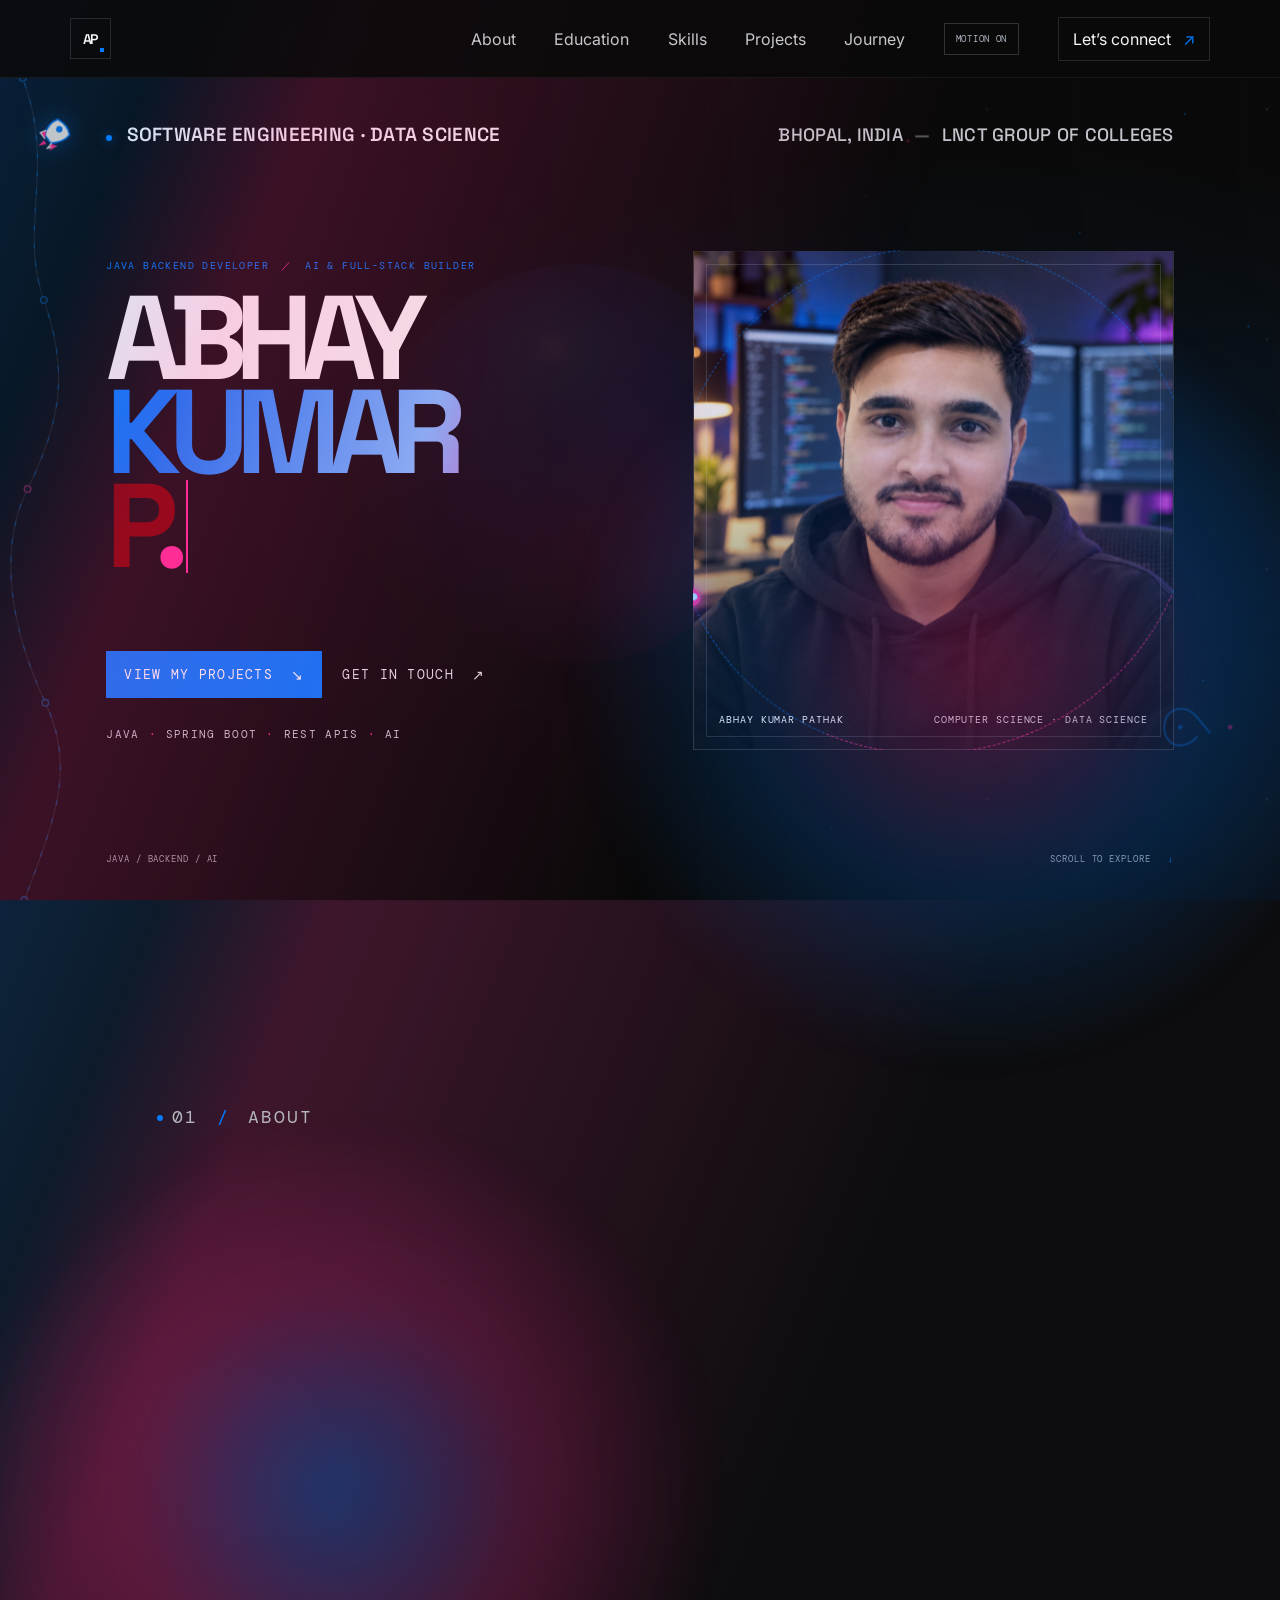
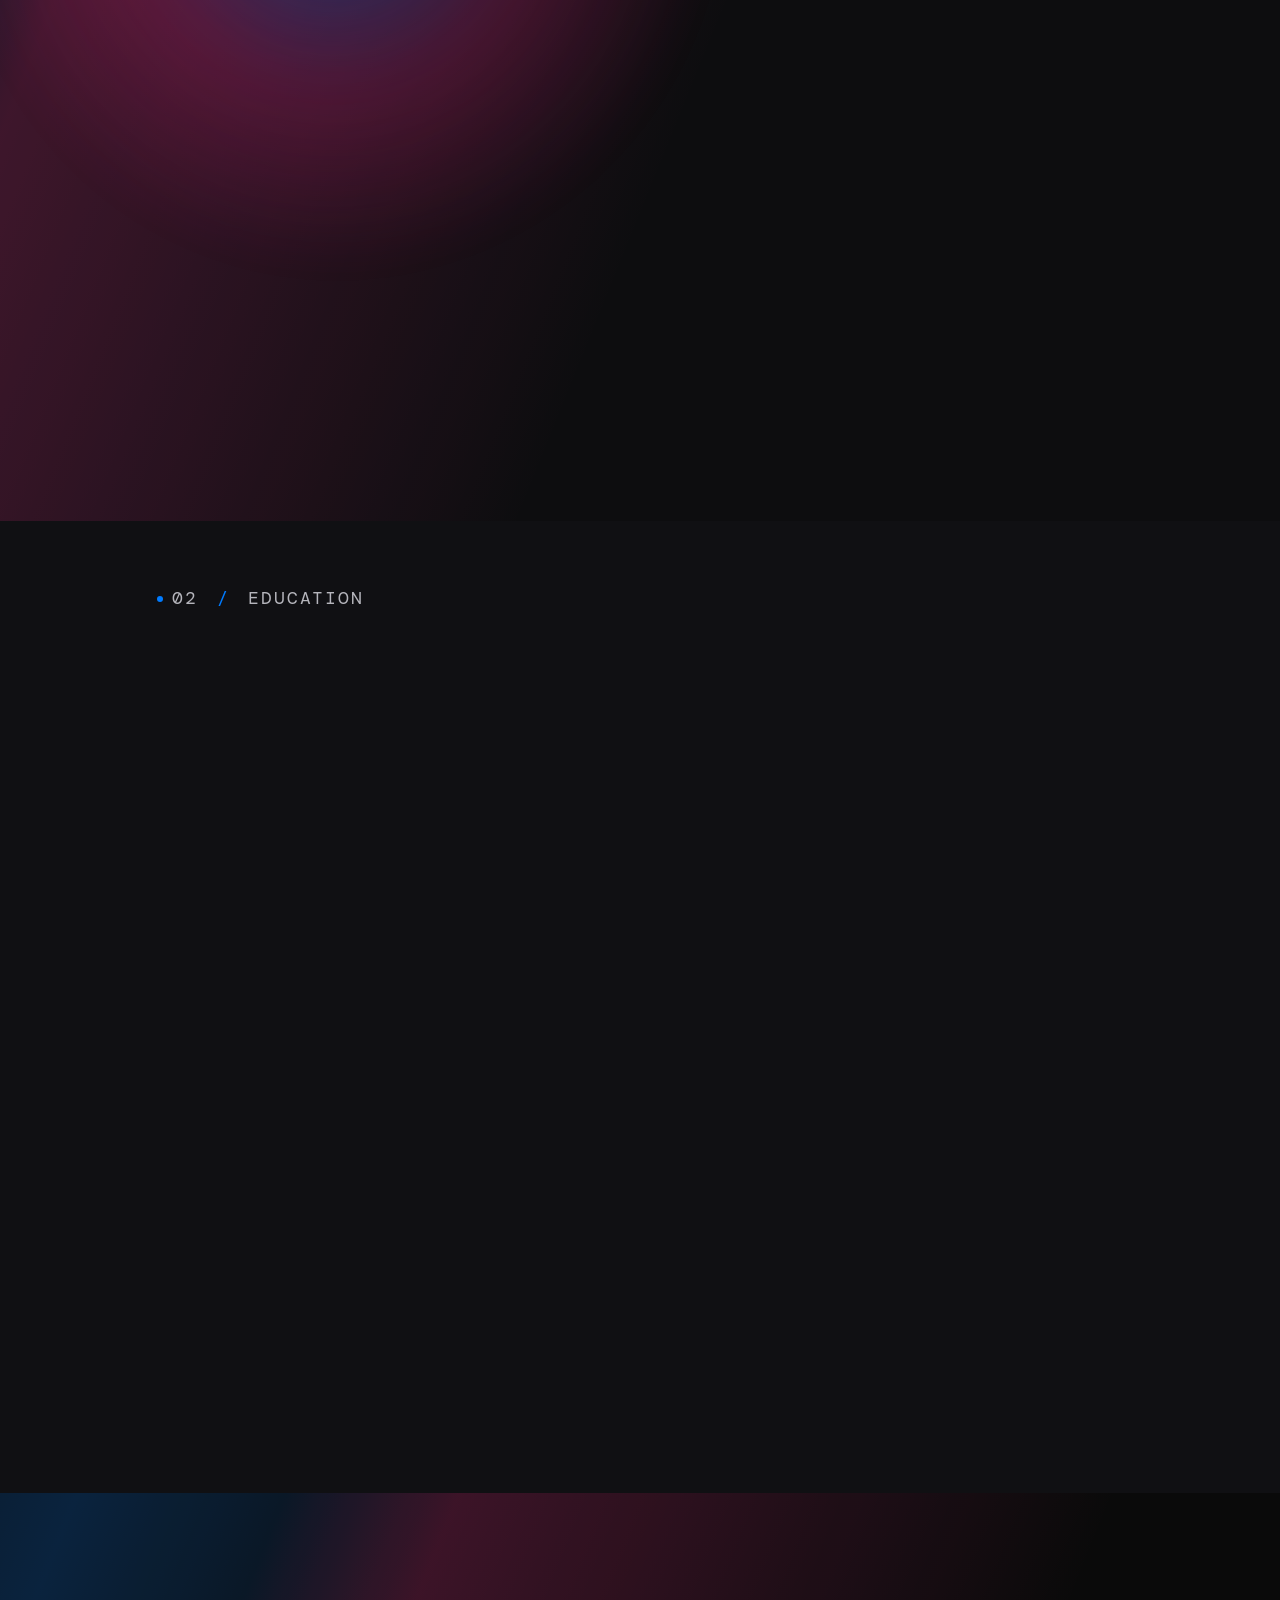
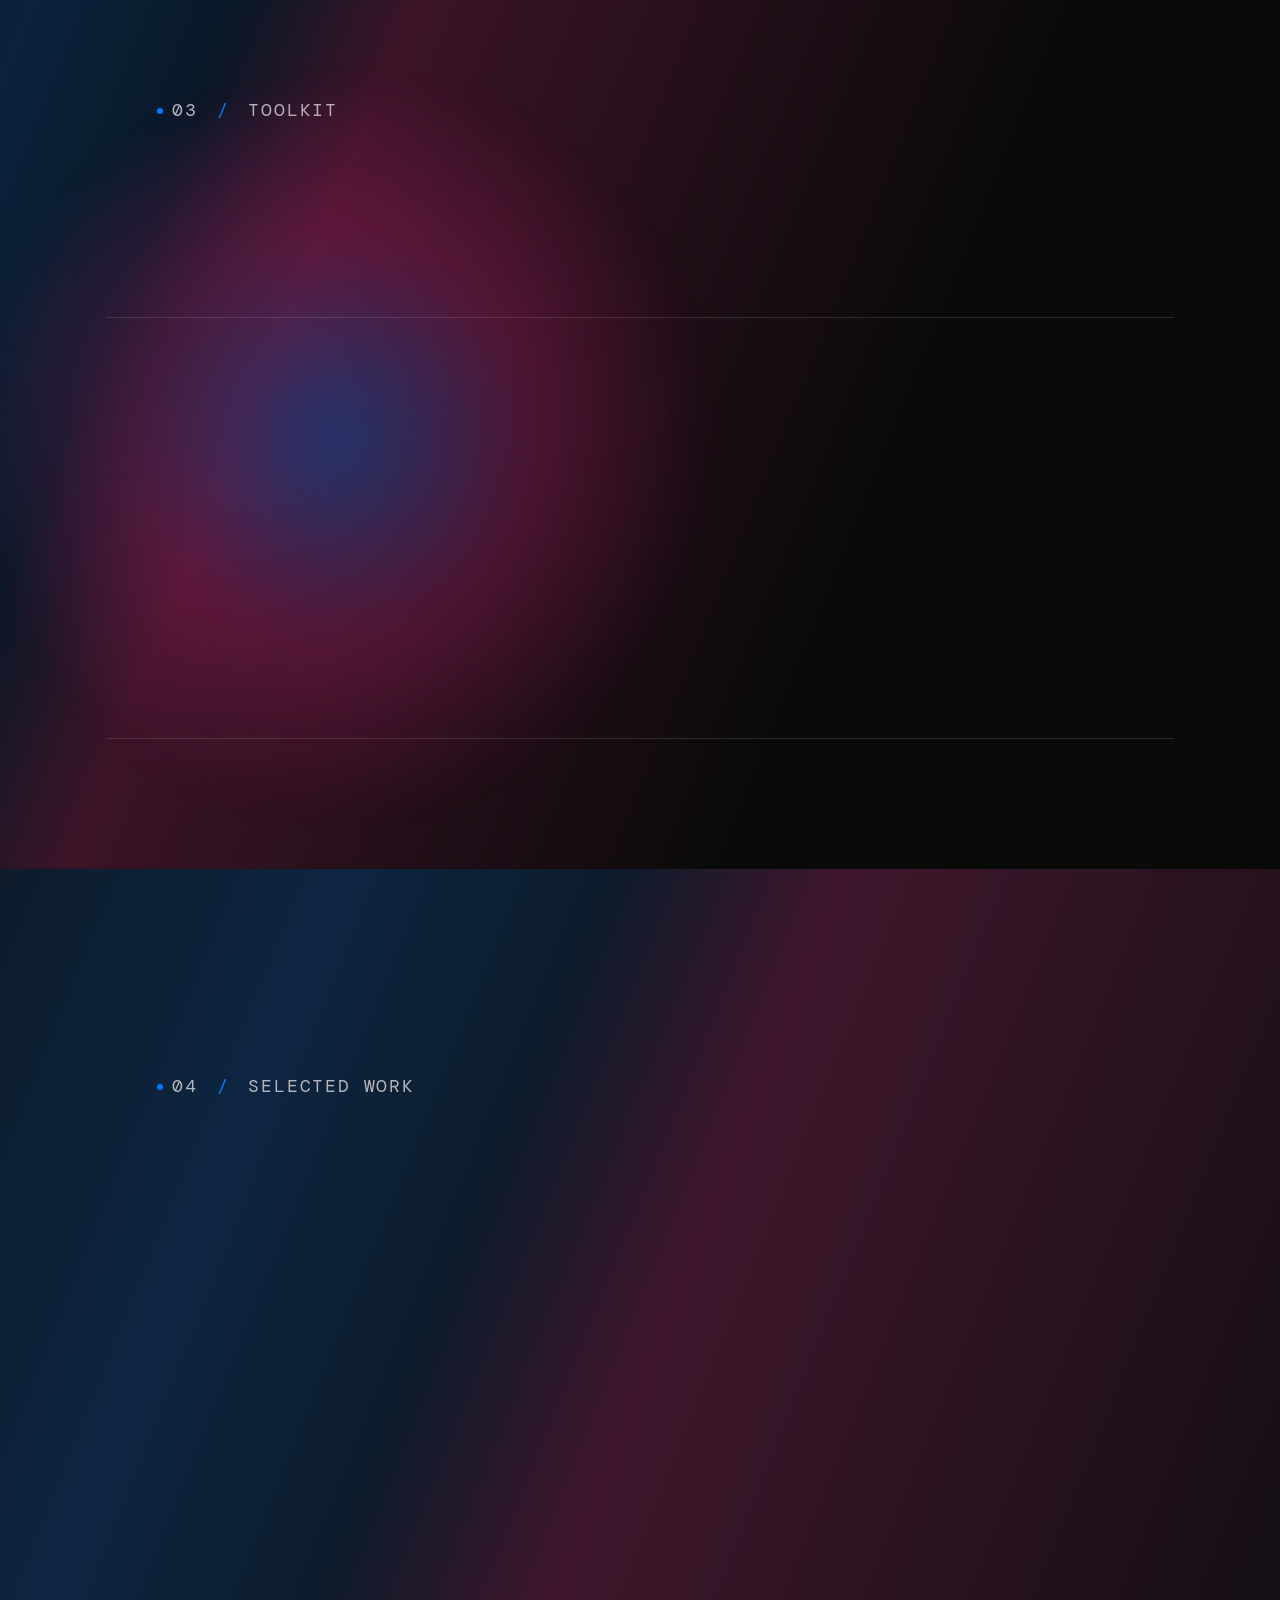
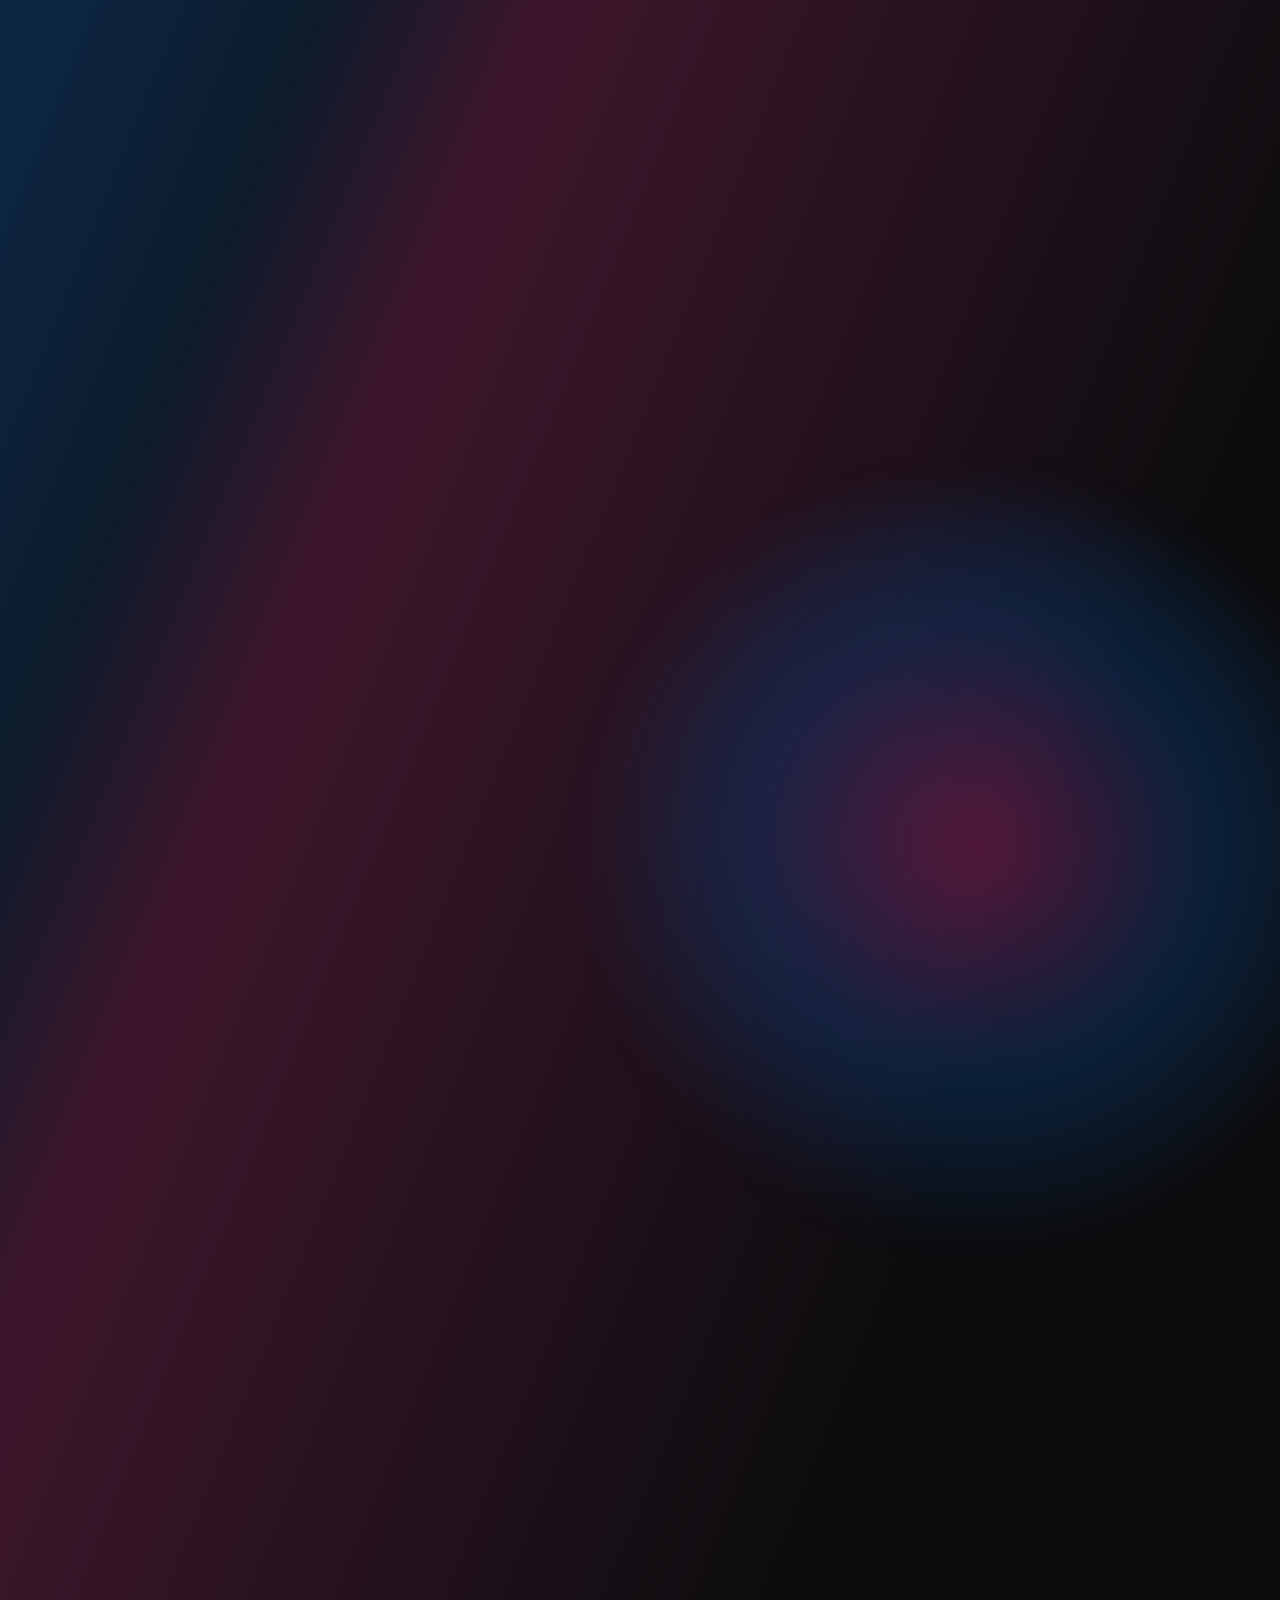
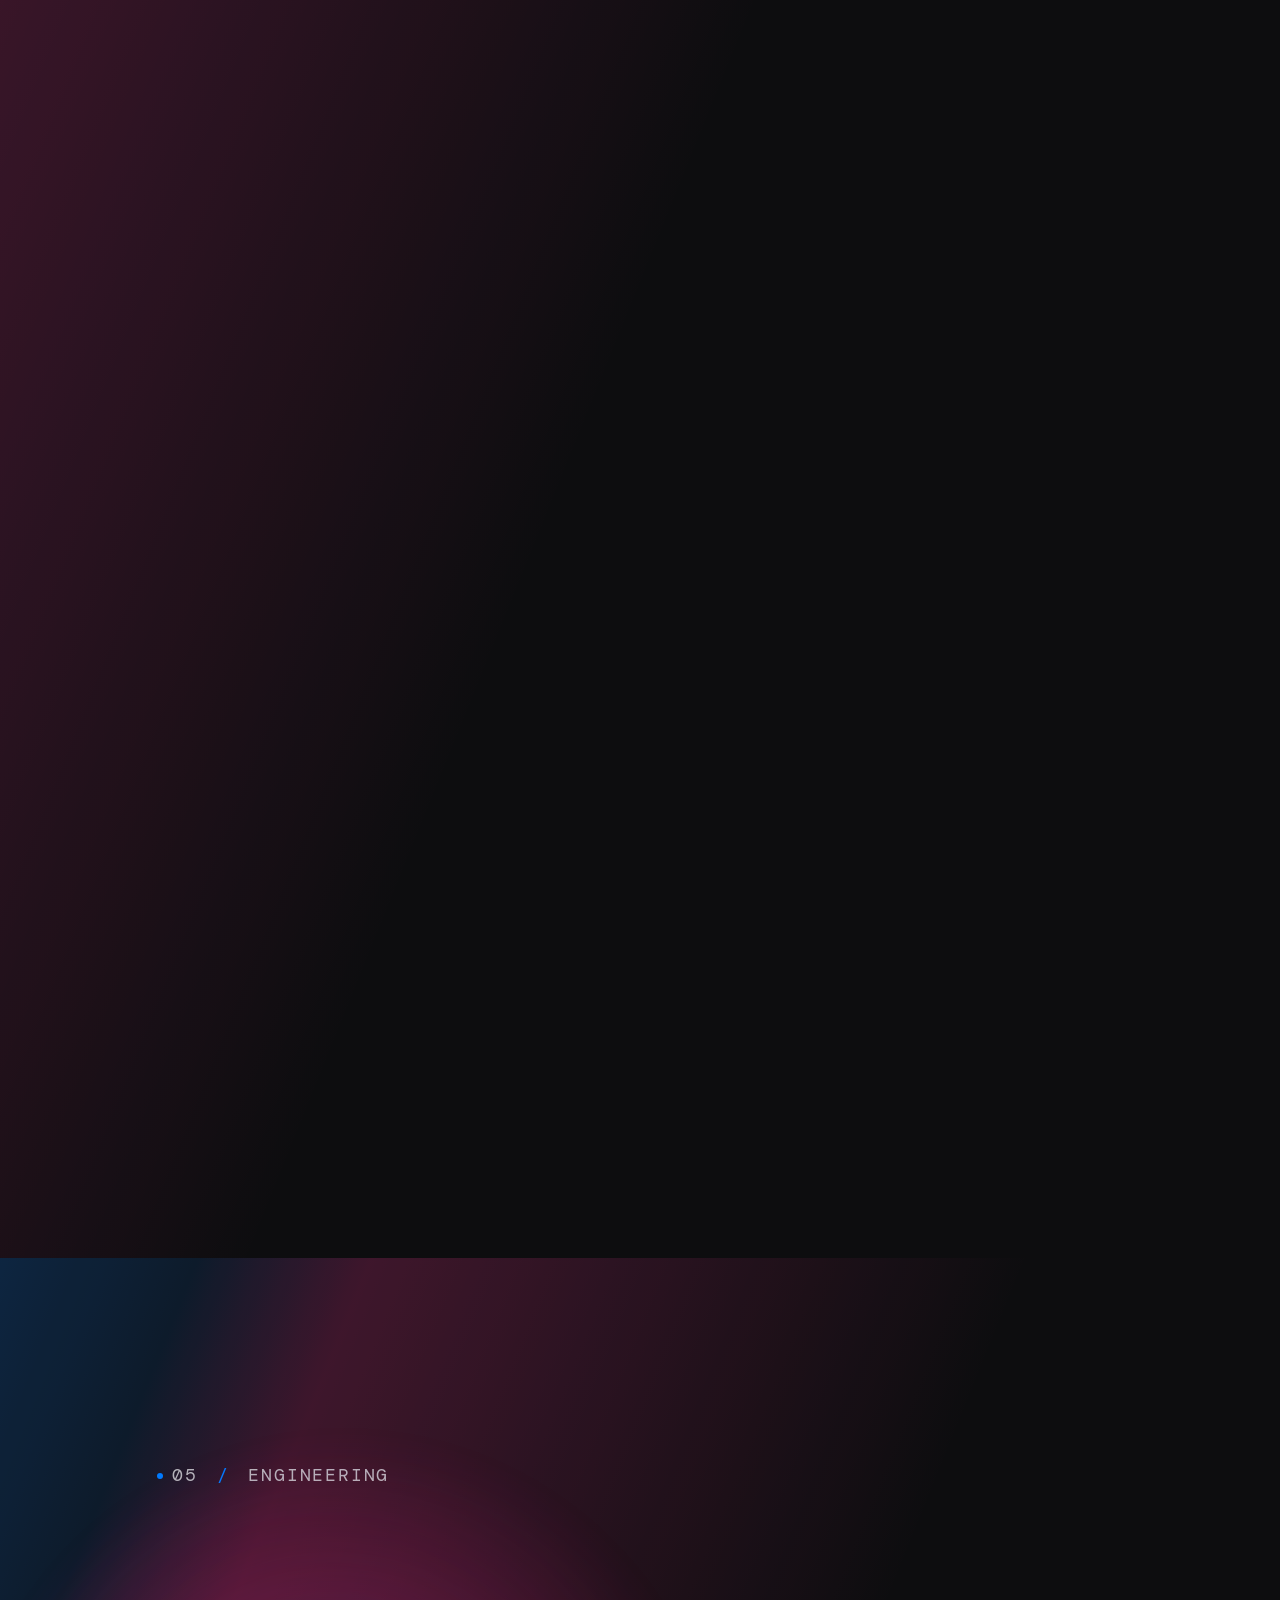
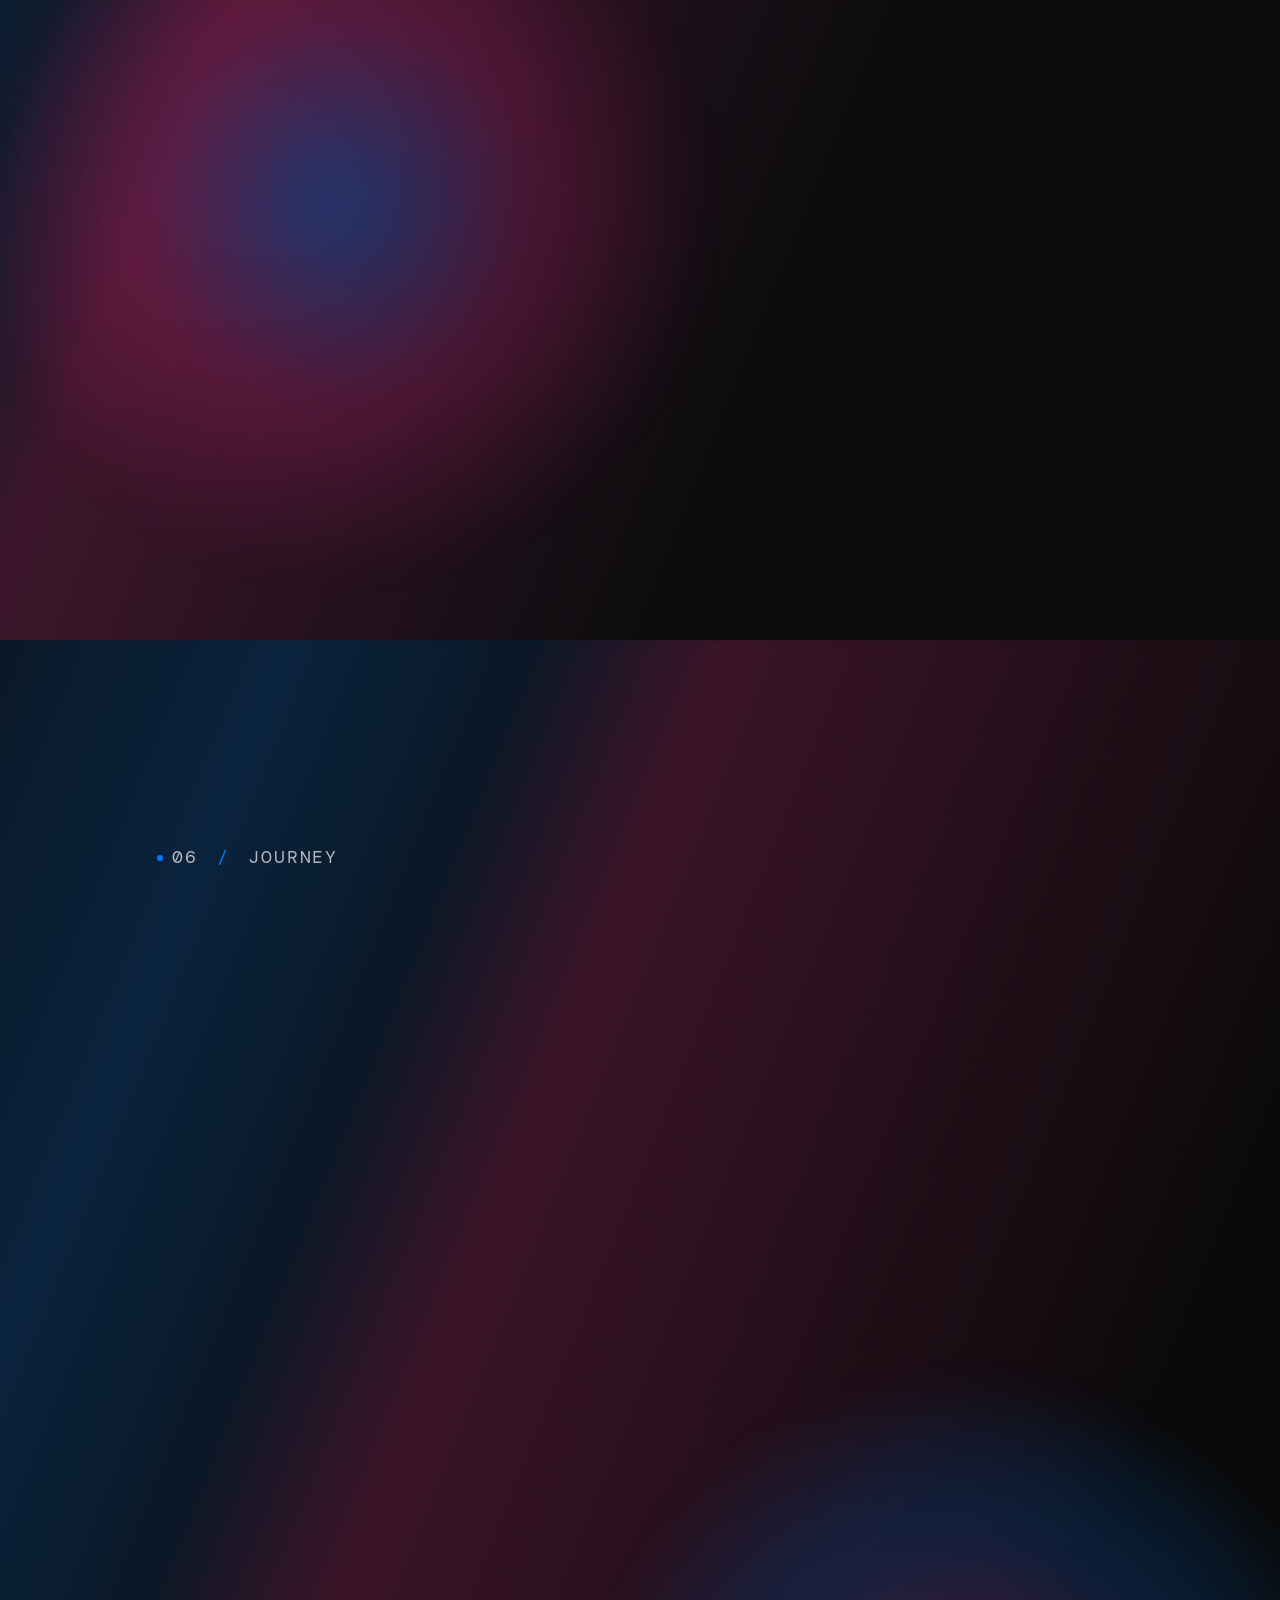
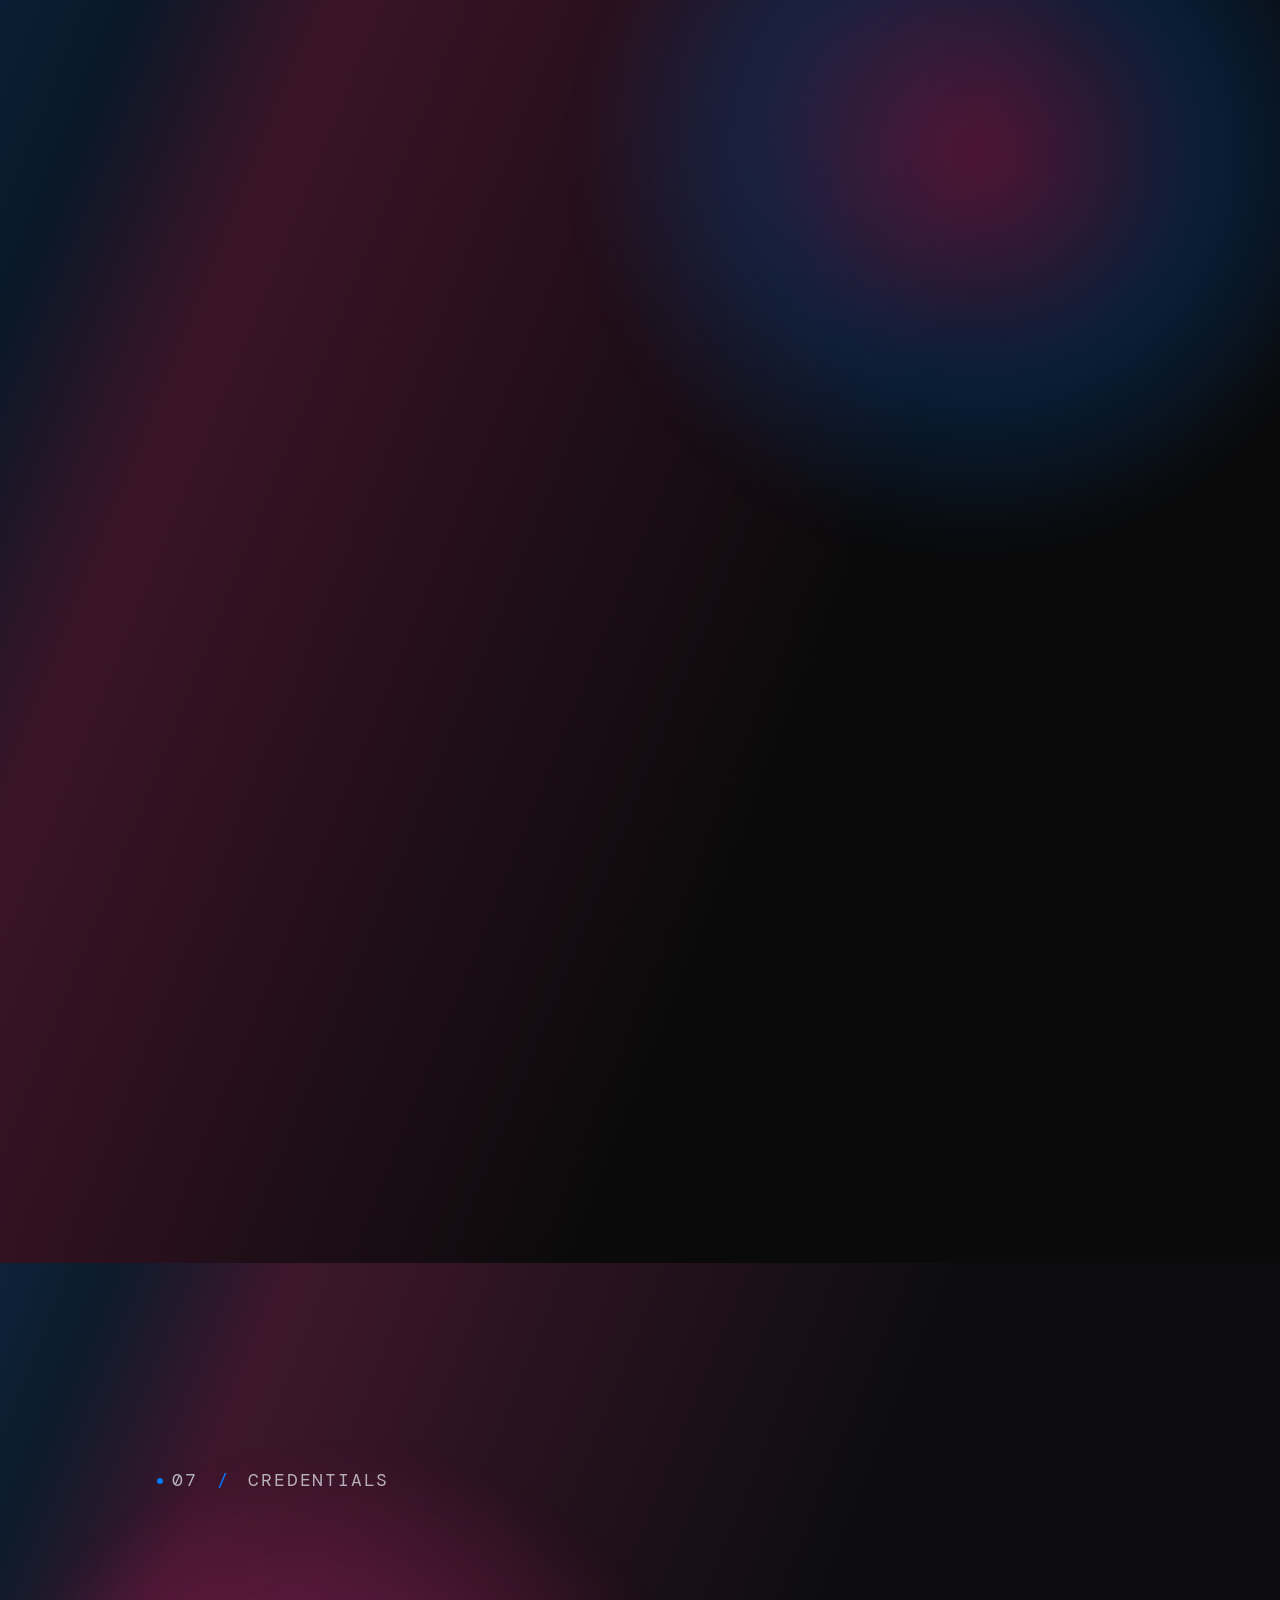
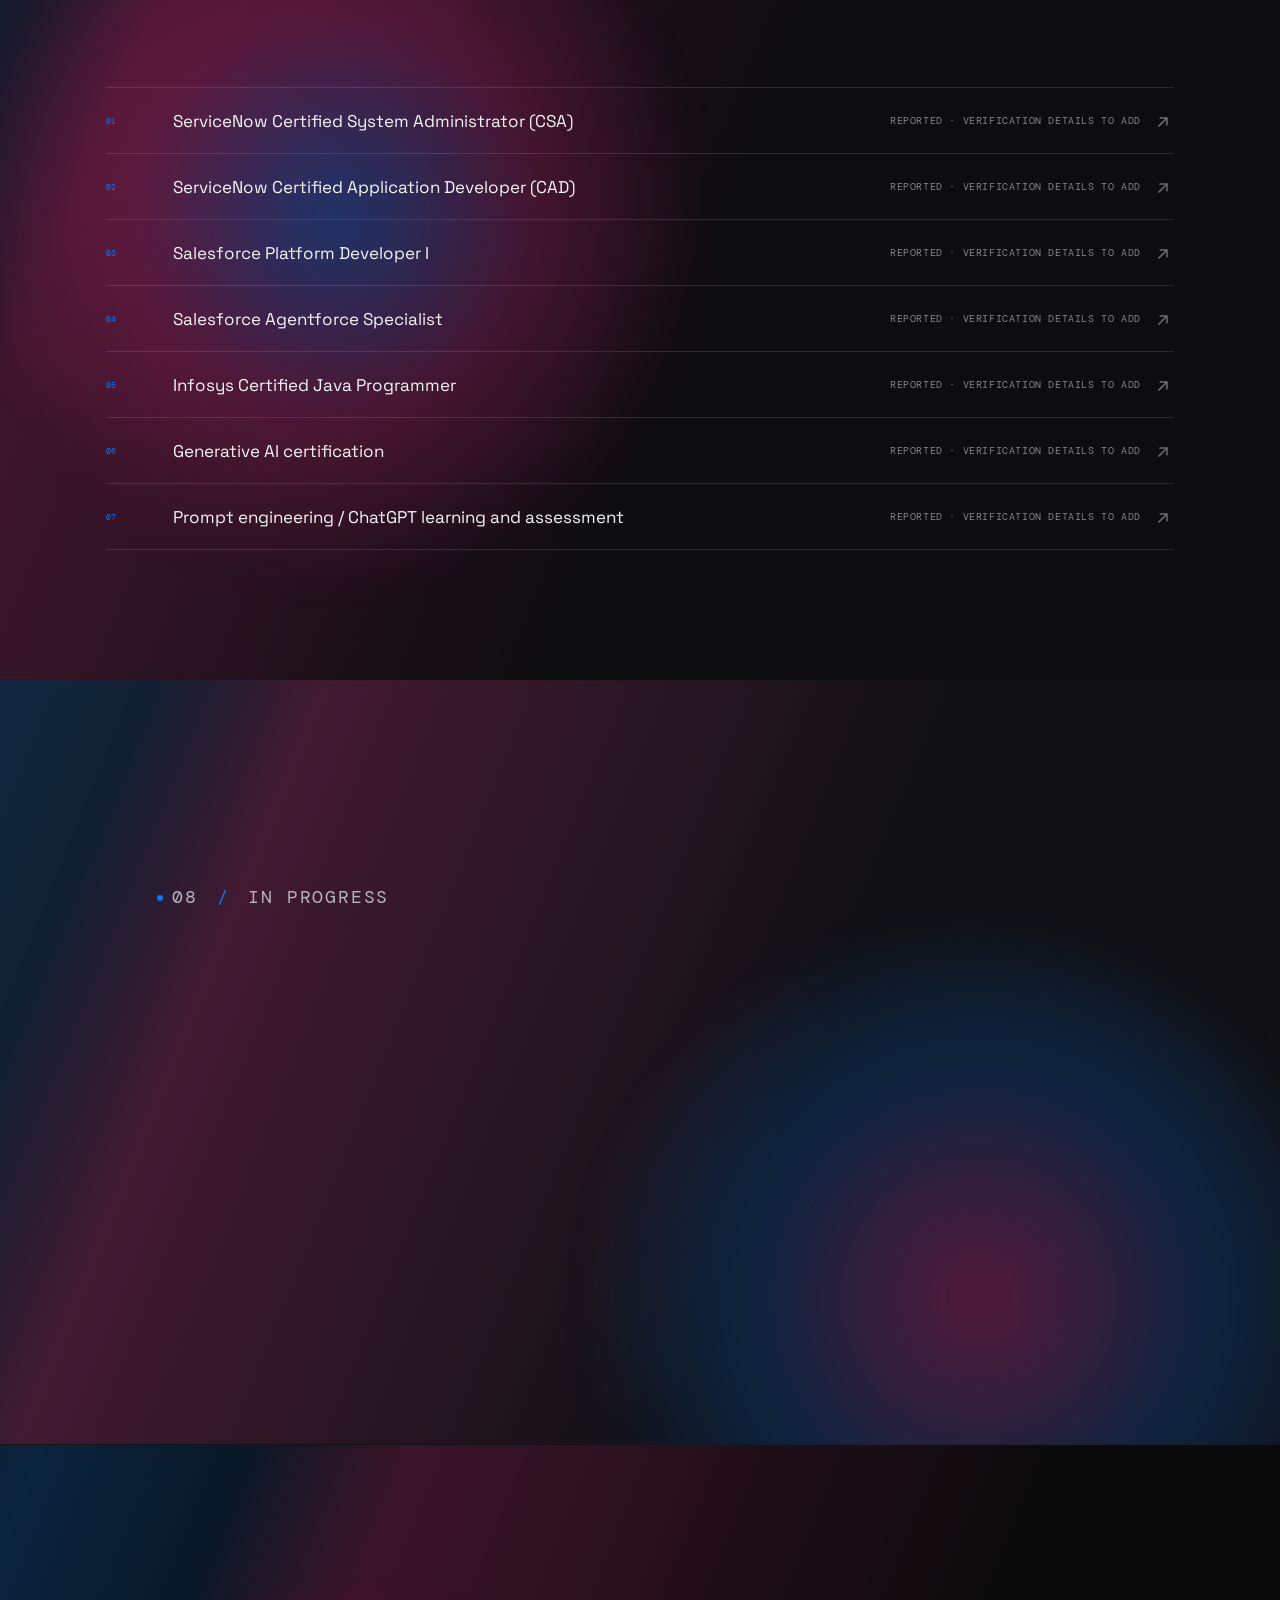
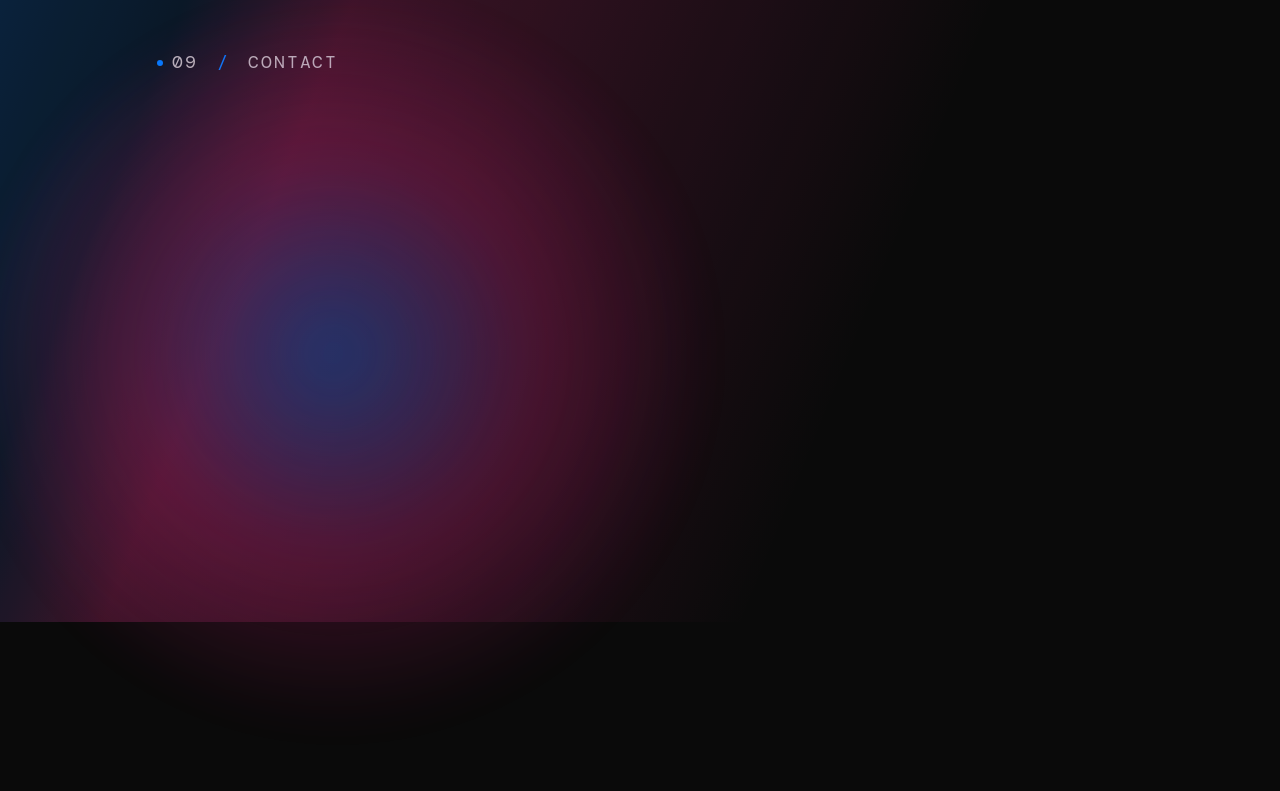
<file: index.html>
﻿<!doctype html>
<html lang="en">
<head>
  <meta http-equiv="refresh" content="0; url=portfolio.html" />
  <meta charset="UTF-8" />
  <meta name="viewport" content="width=device-width, initial-scale=1.0" />
  <meta name="theme-color" content="#10100f" />
  <meta name="description" content="Abhay Kumar Pathak — personal portfolio." />
  <title>Abhay Kumar Pathak — Portfolio</title>
  <link rel="preconnect" href="https://fonts.googleapis.com">
  <link rel="preconnect" href="https://fonts.gstatic.com" crossorigin>
  <link href="https://fonts.googleapis.com/css2?family=DM+Mono:wght@400;500&family=Manrope:wght@400;500;600;700;800&family=Playfair+Display:ital,wght@1,500;1,600&display=swap" rel="stylesheet">
  <link rel="stylesheet" href="styles.css" />
</head>
<body>
  <div class="noise" aria-hidden="true"></div>
  <div class="loader" aria-hidden="true"><span class="loader-mark">A<span>.</span></span><div class="loader-track"><i></i></div><small>MADE WITH INTENTION</small></div>
  <header class="nav wrap"><a class="wordmark" href="#home" aria-label="Abhay home">A<span>.</span></a><nav aria-label="Main navigation"><a href="#work">Selected work</a><a href="#about">About</a><a href="#contact" class="nav-contact">Let’s connect <span>↗</span></a></nav><button class="menu-toggle" aria-label="Open menu" aria-expanded="false"><span></span><span></span></button></header>
  <main>
    <section class="hero wrap" id="home">
      <div class="hero-meta"><span><i class="status-dot"></i> PERSONAL PORTFOLIO · 2026</span><span>INDEPENDENT MIND / INDIA</span></div>
      <div class="hero-layout"><div class="hero-copy"><p class="kicker">HELLO, I’M ABHAY</p><h1>Abhay<br><span class="serif">Kumar</span><br><span class="outline">Pathak.</span></h1><div class="hero-intro"><span class="intro-line"></span><p>A little corner of the internet for my work, ideas and whatever comes next.</p></div><a href="#work" class="discover"><span class="discover-icon">↓</span><span>DISCOVER<br>MY WORLD</span></a></div><div class="portrait-wrap"><div class="portrait-halo"></div><div class="portrait-frame"><img src="Profile.jpeg" alt="Portrait of Abhay Kumar Pathak" fetchpriority="high"></div><div class="portrait-index">FIG. 01 <span>—</span> ABHAY KUMAR PATHAK</div><div class="portrait-stamp" aria-hidden="true"><svg viewBox="0 0 100 100"><defs><path id="circleText" d="M 50,50 m -35,0 a 35,35 0 1,1 70,0 a 35,35 0 1,1 -70,0"/></defs><text><textPath href="#circleText">CURIOUS BY NATURE · BUILDING WHAT’S NEXT · </textPath></text><path d="M50 29v42M29 50h42"/></svg></div></div></div>
      <div class="hero-bottom"><span>THOUGHTFUL BY DEFAULT · OPEN TO POSSIBILITY</span><a href="#work" class="scroll-cue">SCROLL TO EXPLORE <b>↓</b></a></div><div class="hero-orbit" aria-hidden="true"><span>✳</span></div>
    </section>
    <section class="work wrap" id="work"><div class="section-head"><div><span class="eyebrow">01 — SELECTED WORK</span><h2>Ideas made<br><em>real.</em></h2></div><p>A few things I’m proud to have made. The best stories start with a good question.</p></div><div class="projects">
      <article class="project"><a class="project-image image-one" href="#contact" aria-label="Project one case study"><span class="image-glow"></span><span class="project-art-label">A STUDY IN<br><i>LESS, BUT BETTER.</i></span><span class="image-index">01 / 03</span><span class="image-arrow">↗</span></a><div class="project-info"><div><h3>Project One</h3><p>A space for the work that deserves to be seen.</p></div><span>YOUR ROLE · YEAR</span></div></article>
      <article class="project project-two"><a class="project-image image-two" href="#contact" aria-label="Project two case study"><div class="project-sun"></div><div class="project-letters">A<span>K</span><small>IDEAS IN MOTION</small></div><span class="image-index">02 / 03</span><span class="image-arrow">↗</span></a><div class="project-info"><div><h3>Project Two</h3><p>Something thoughtful, built with care.</p></div><span>YOUR ROLE · YEAR</span></div></article>
      <article class="project project-three"><a class="project-image image-three" href="#contact" aria-label="Project three case study"><div class="project-arch"><span>MAKE<br>IT <i>MATTER.</i></span></div><span class="image-index">03 / 03</span><span class="image-arrow">↗</span></a><div class="project-info"><div><h3>Project Three</h3><p>A small idea with room to grow.</p></div><span>YOUR ROLE · YEAR</span></div></article>
    </div><a class="work-note" href="https://www.linkedin.com/in/abhay-kumar-pathak/" target="_blank" rel="noreferrer">MORE OF MY JOURNEY ON LINKEDIN <span>↗</span></a></section>
    <section class="about" id="about"><div class="about-inner wrap"><span class="eyebrow">02 — A LITTLE ABOUT ME</span><div class="about-copy"><div><h2>Curious by<br>nature. <em>Driven</em><br>by ideas.</h2><div class="about-mark">✳ <span>THE PERSON<br>BEHIND THE WORK</span></div></div><div class="about-aside"><p class="about-lead">I’m Abhay Kumar Pathak. I believe the best work begins with curiosity and gets better with care.</p><p>This is where my experience, interests and next steps will come together. I’m always learning, building and looking for ideas worth pursuing.</p><a class="text-link" href="https://www.linkedin.com/in/abhay-kumar-pathak/" target="_blank" rel="noreferrer">A LITTLE MORE ON LINKEDIN <span>↗</span></a></div></div><div class="skills"><span>THINGS I’M INTO</span><div><b>Good questions</b><b>Learning by making</b><b>Thoughtful details</b><b>What’s next</b></div></div></div></section>
    <section class="contact wrap" id="contact"><span class="eyebrow">03 — YOUR TURN</span><div class="contact-main"><h2>Something<br><em>on your mind?</em></h2><a href="mailto:hello@example.com" class="contact-button"><span>Let’s talk</span><b>↗</b></a></div><div class="contact-bottom"><span>OPEN TO A GOOD CONVERSATION</span><div><a href="mailto:hello@example.com">EMAIL ↗</a><a href="https://www.linkedin.com/in/abhay-kumar-pathak/" target="_blank" rel="noreferrer">LINKEDIN ↗</a></div></div></section>
  </main>
  <footer class="footer wrap"><a class="wordmark" href="#home">A<span>.</span></a><span>© 2026 ABHAY KUMAR PATHAK</span><a href="#home">BACK TO TOP ↑</a></footer>
  <script src="script.js"></script>
</body>
</html>
</file>
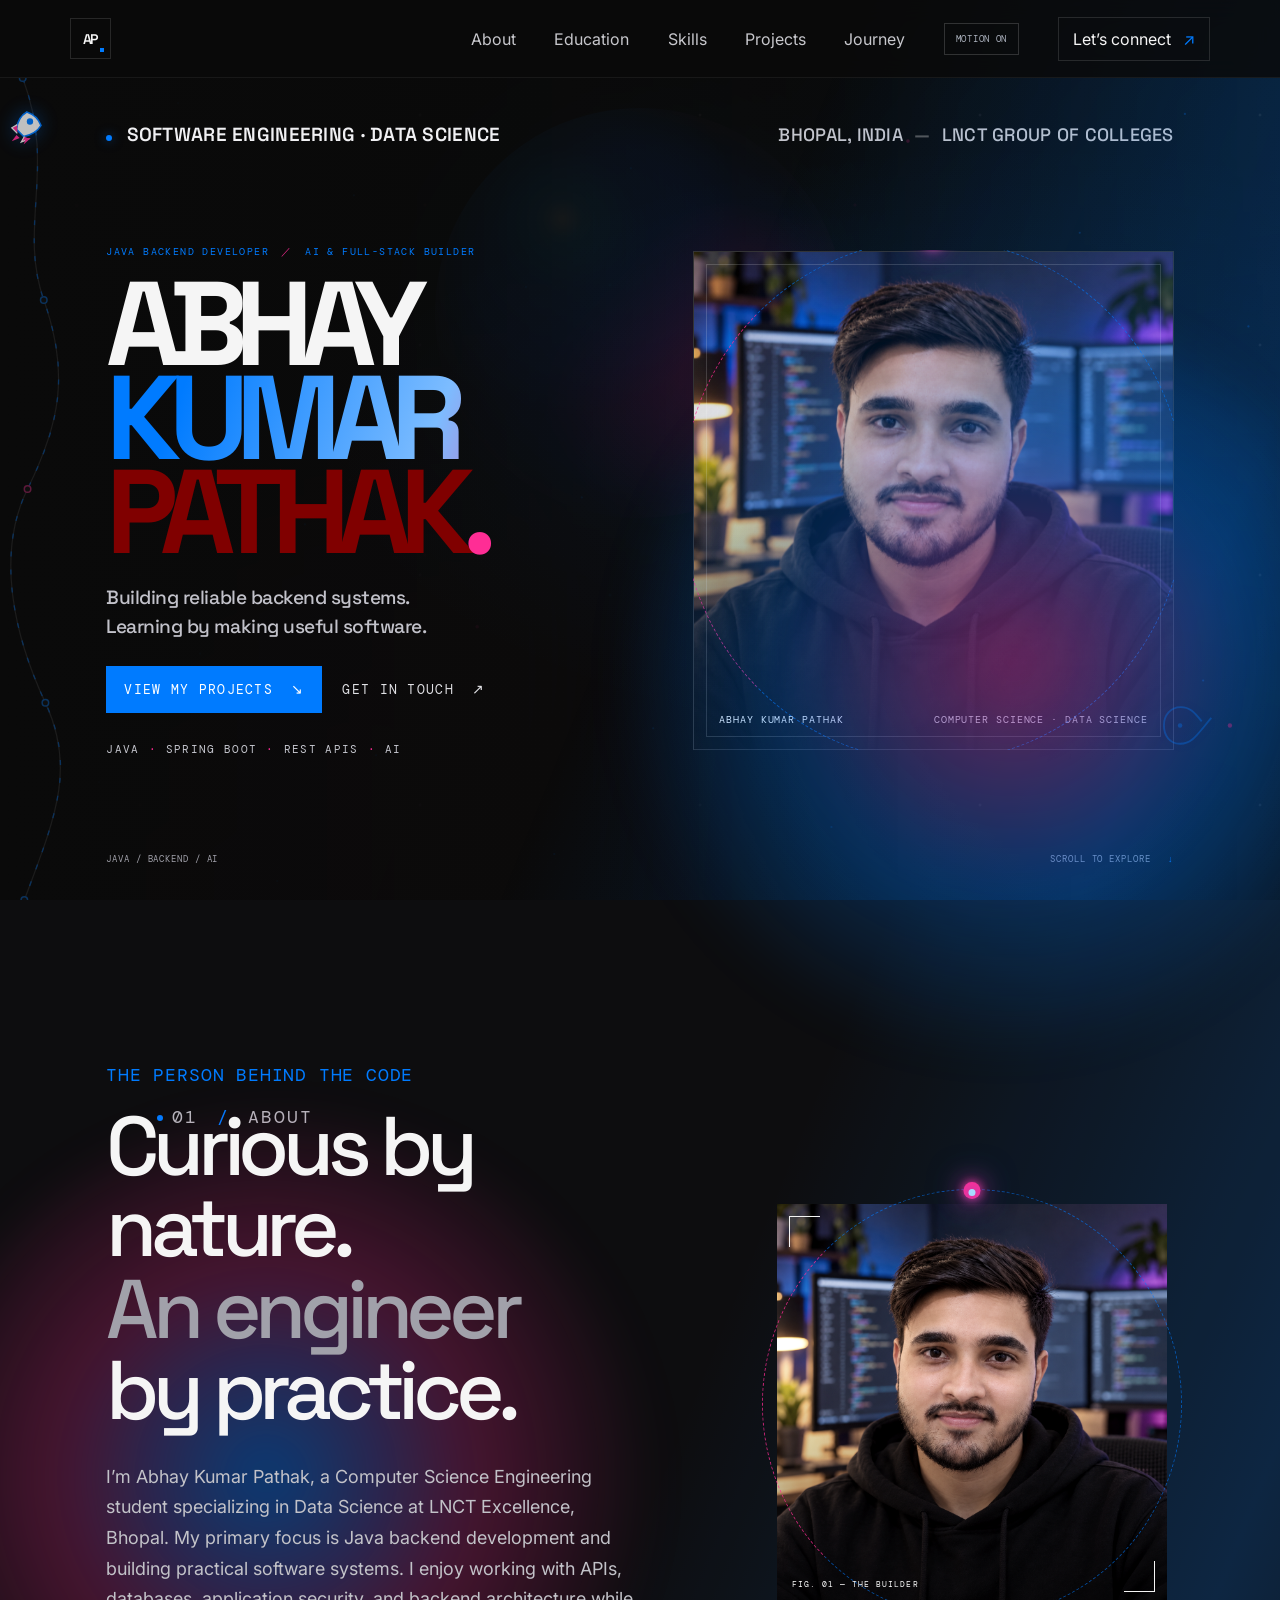
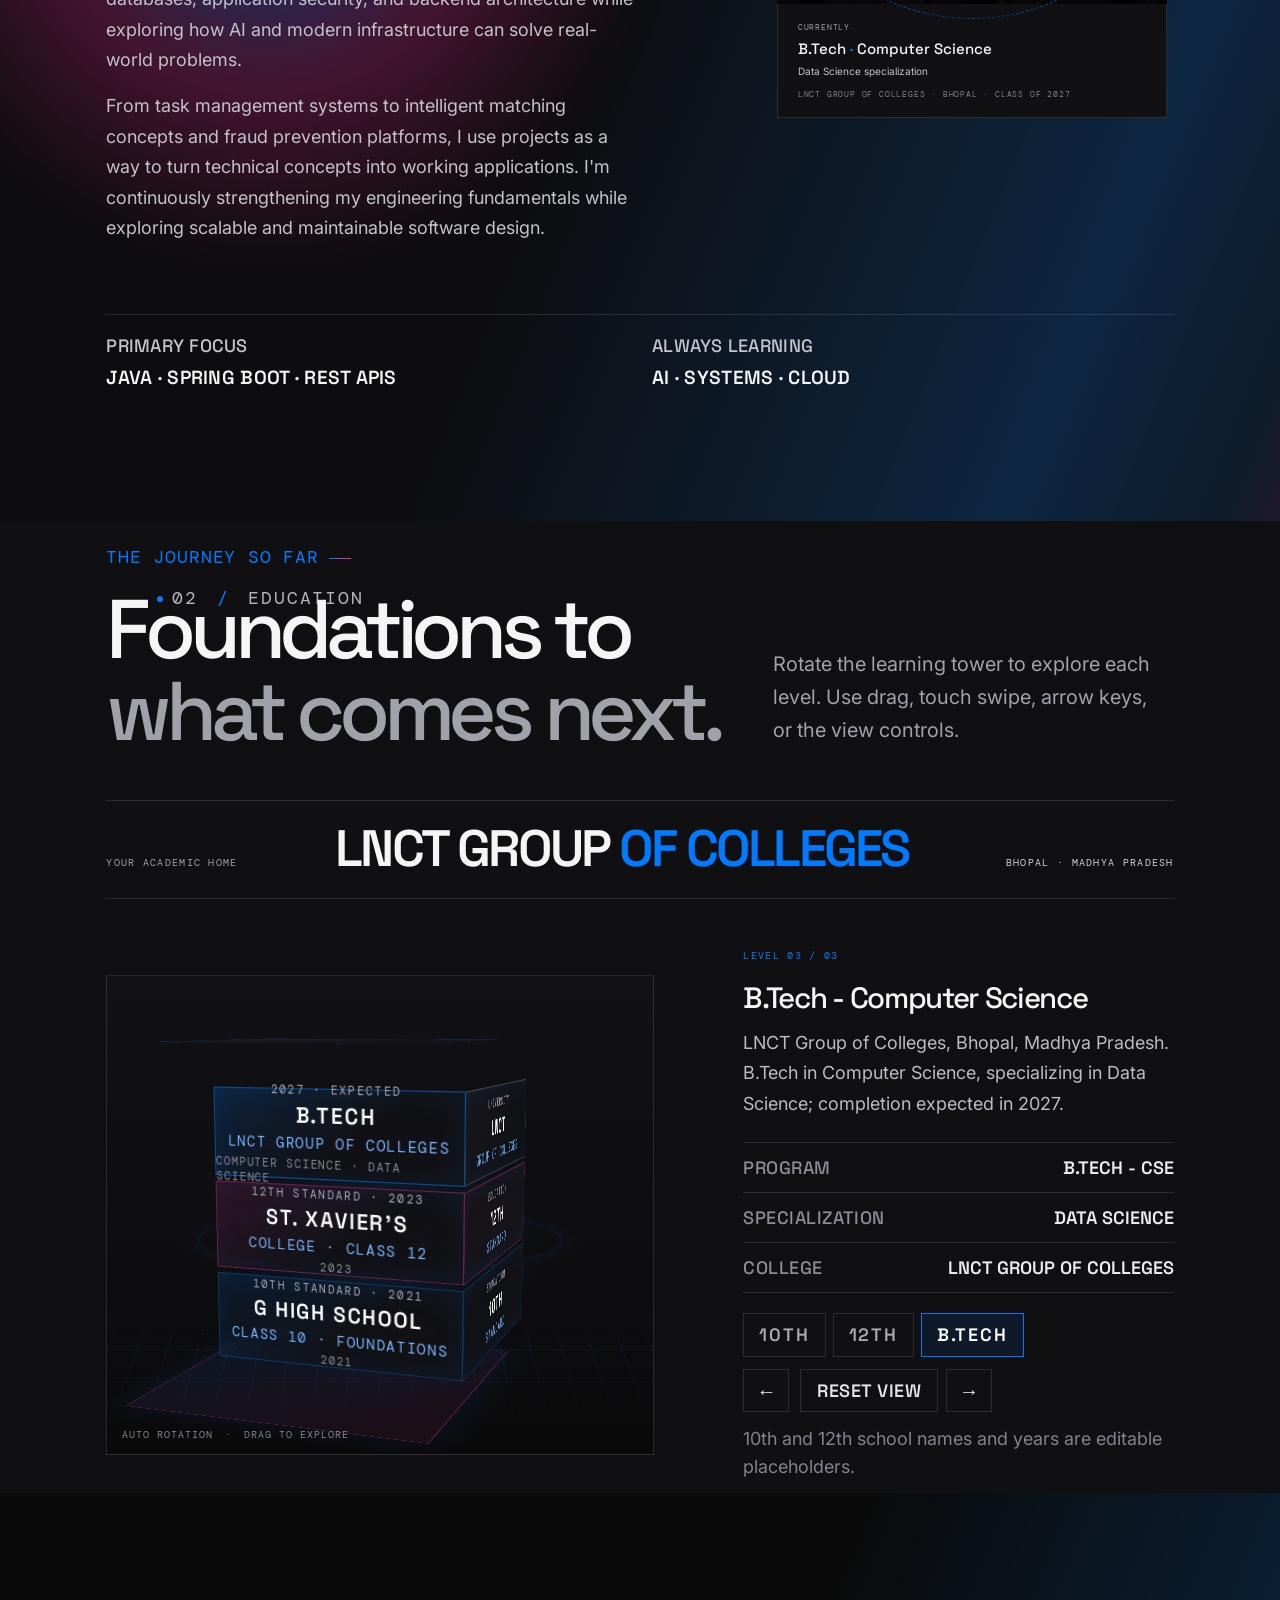
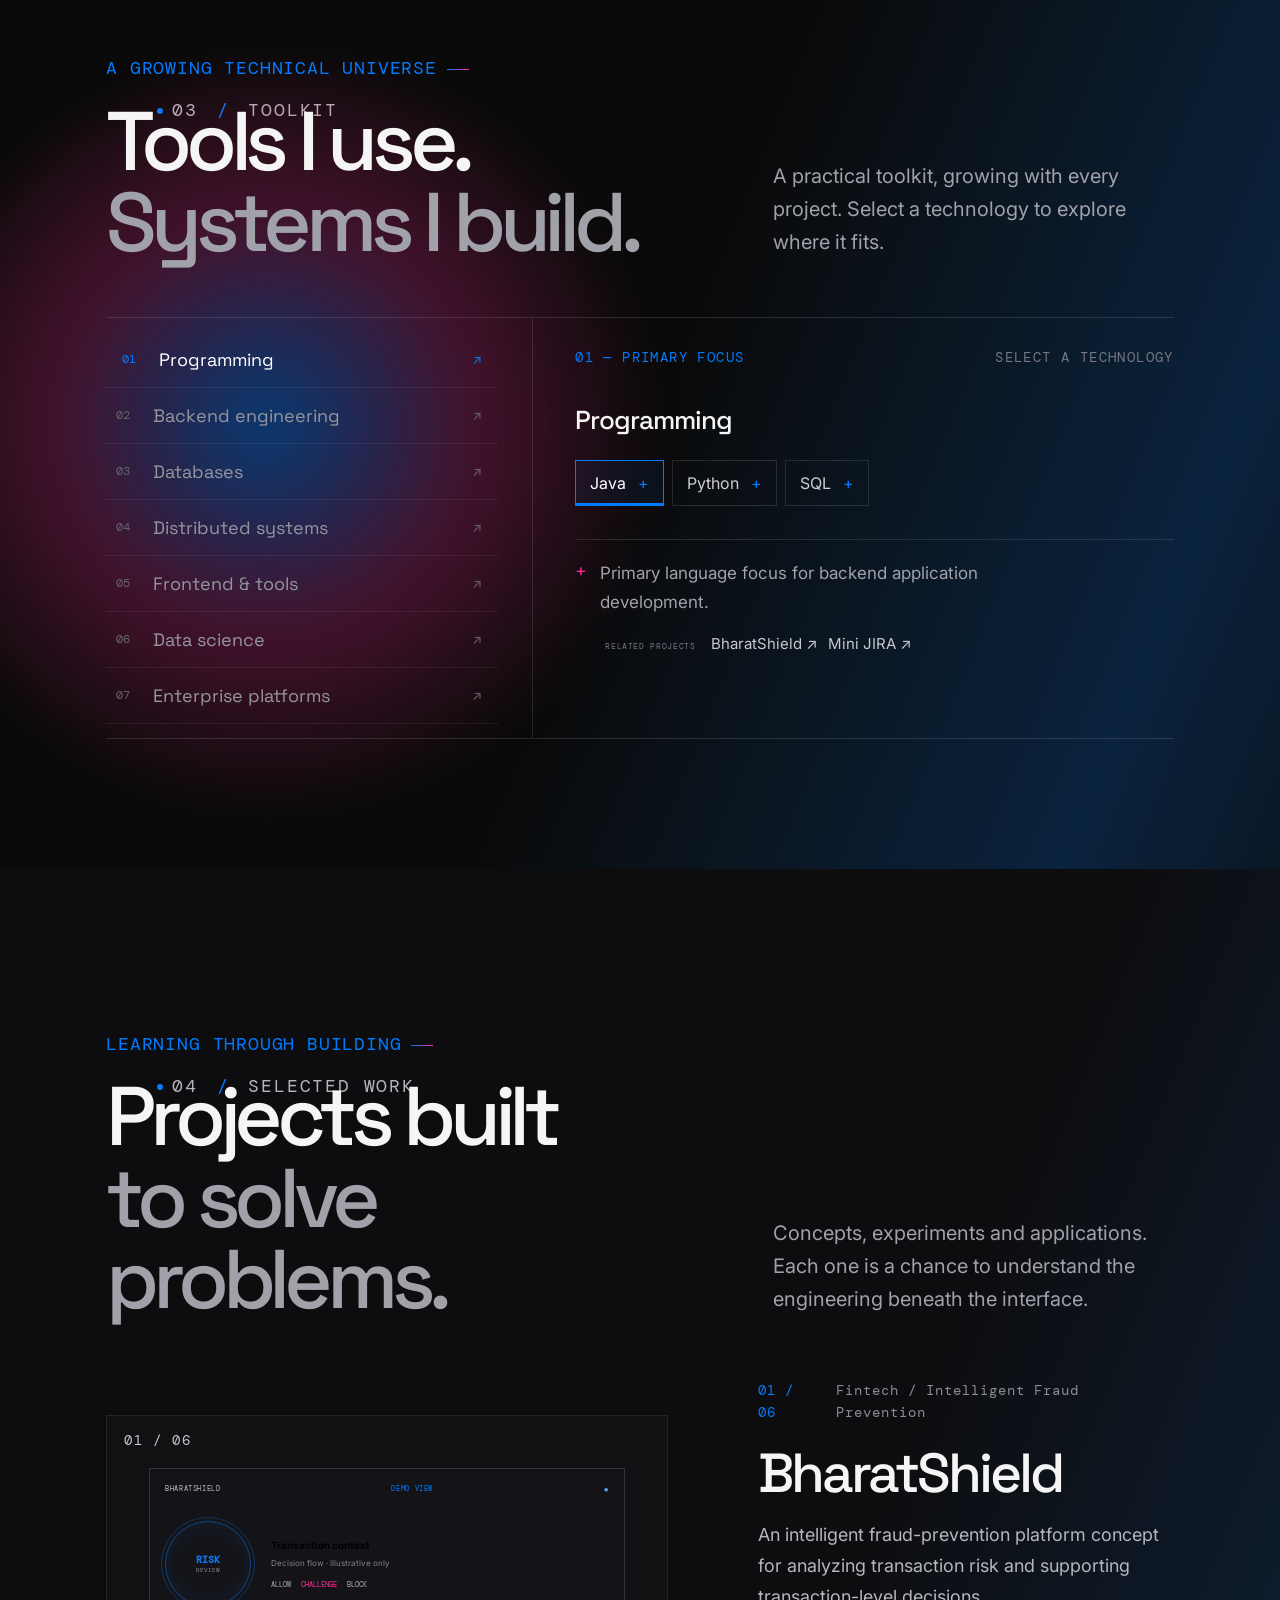
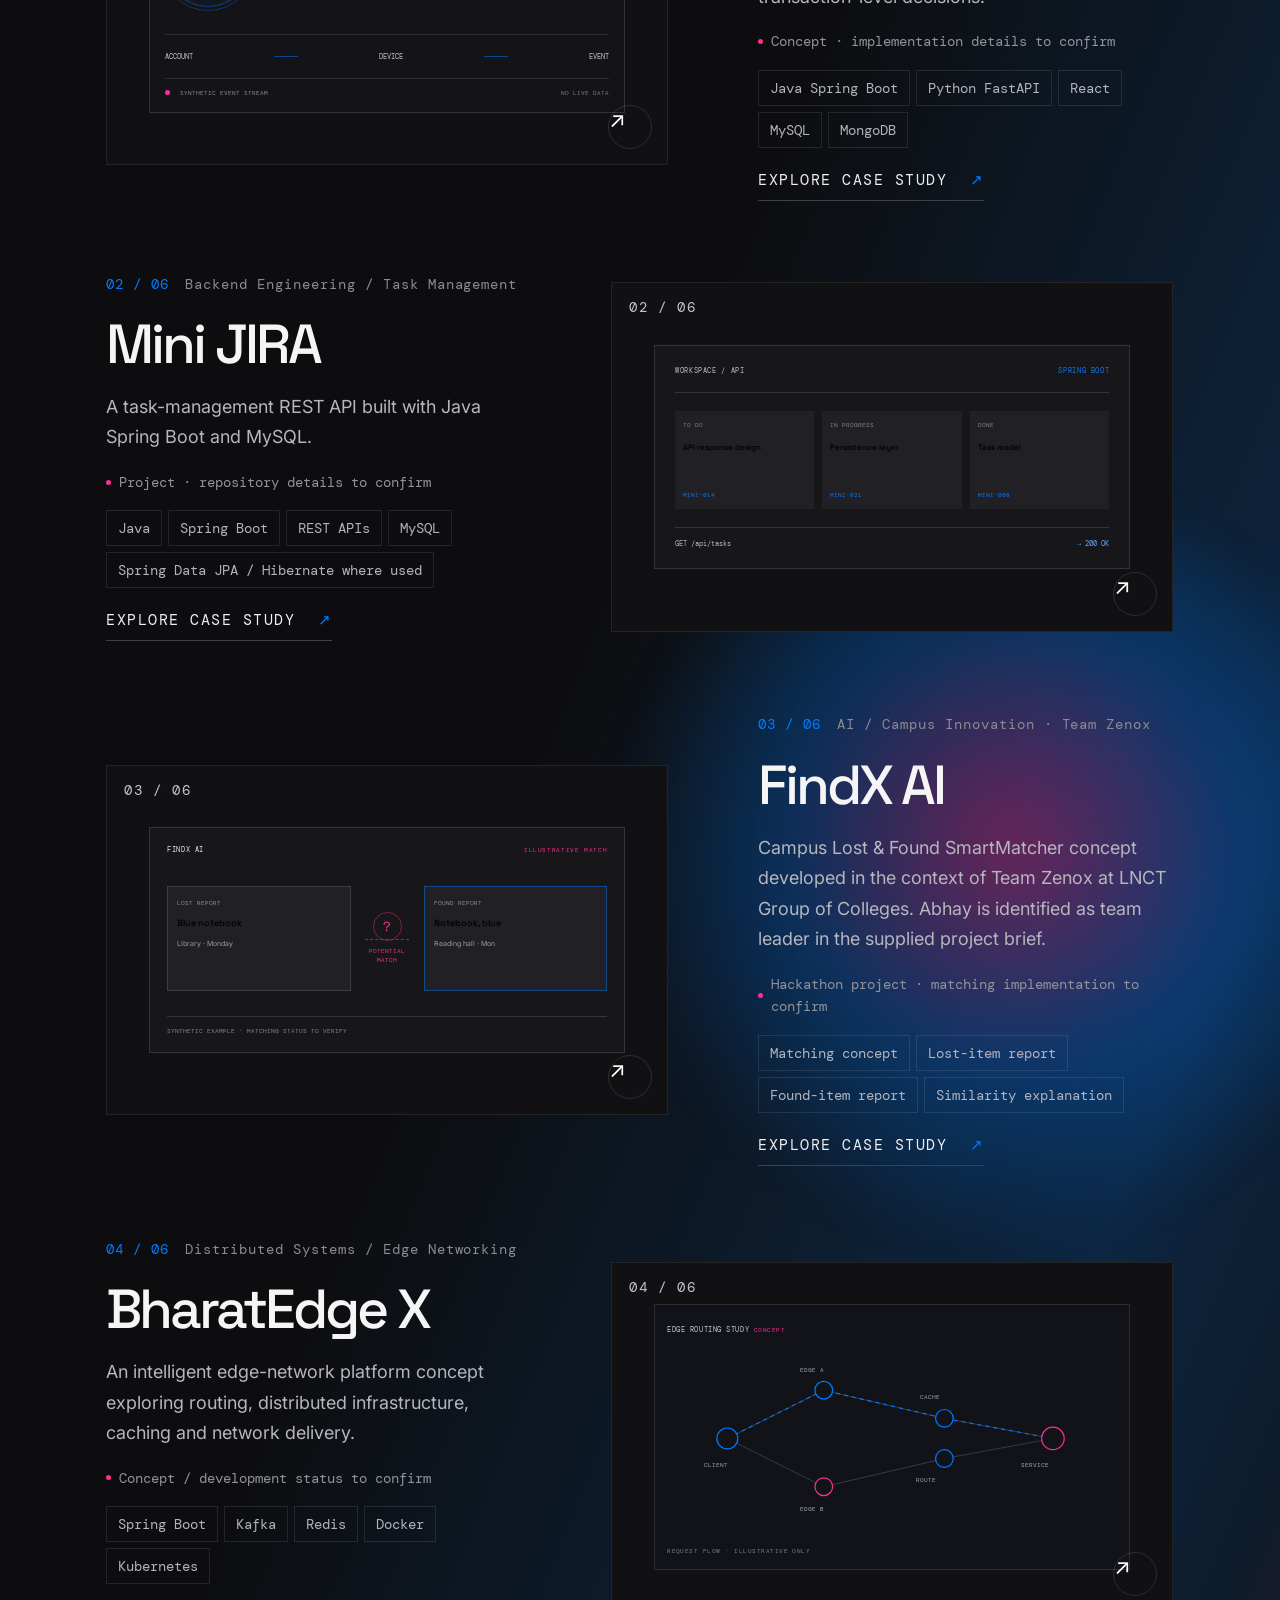
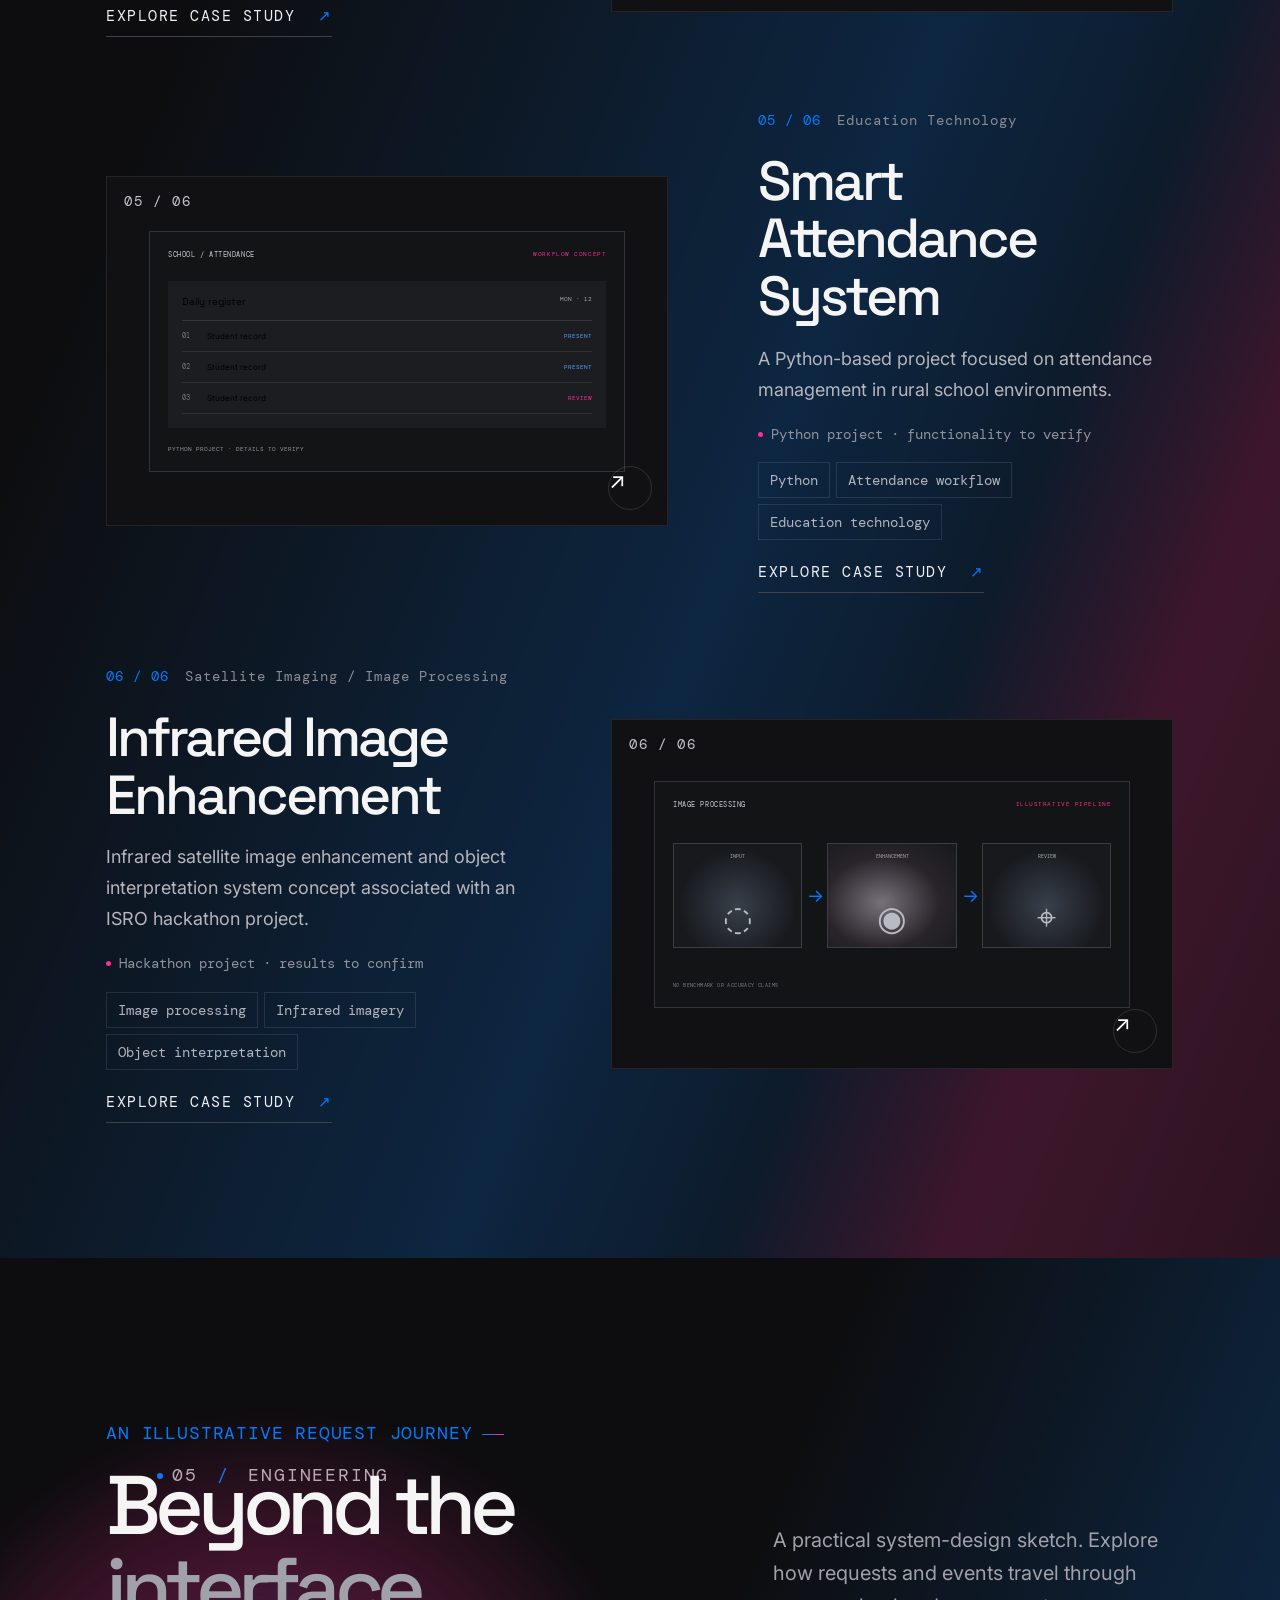
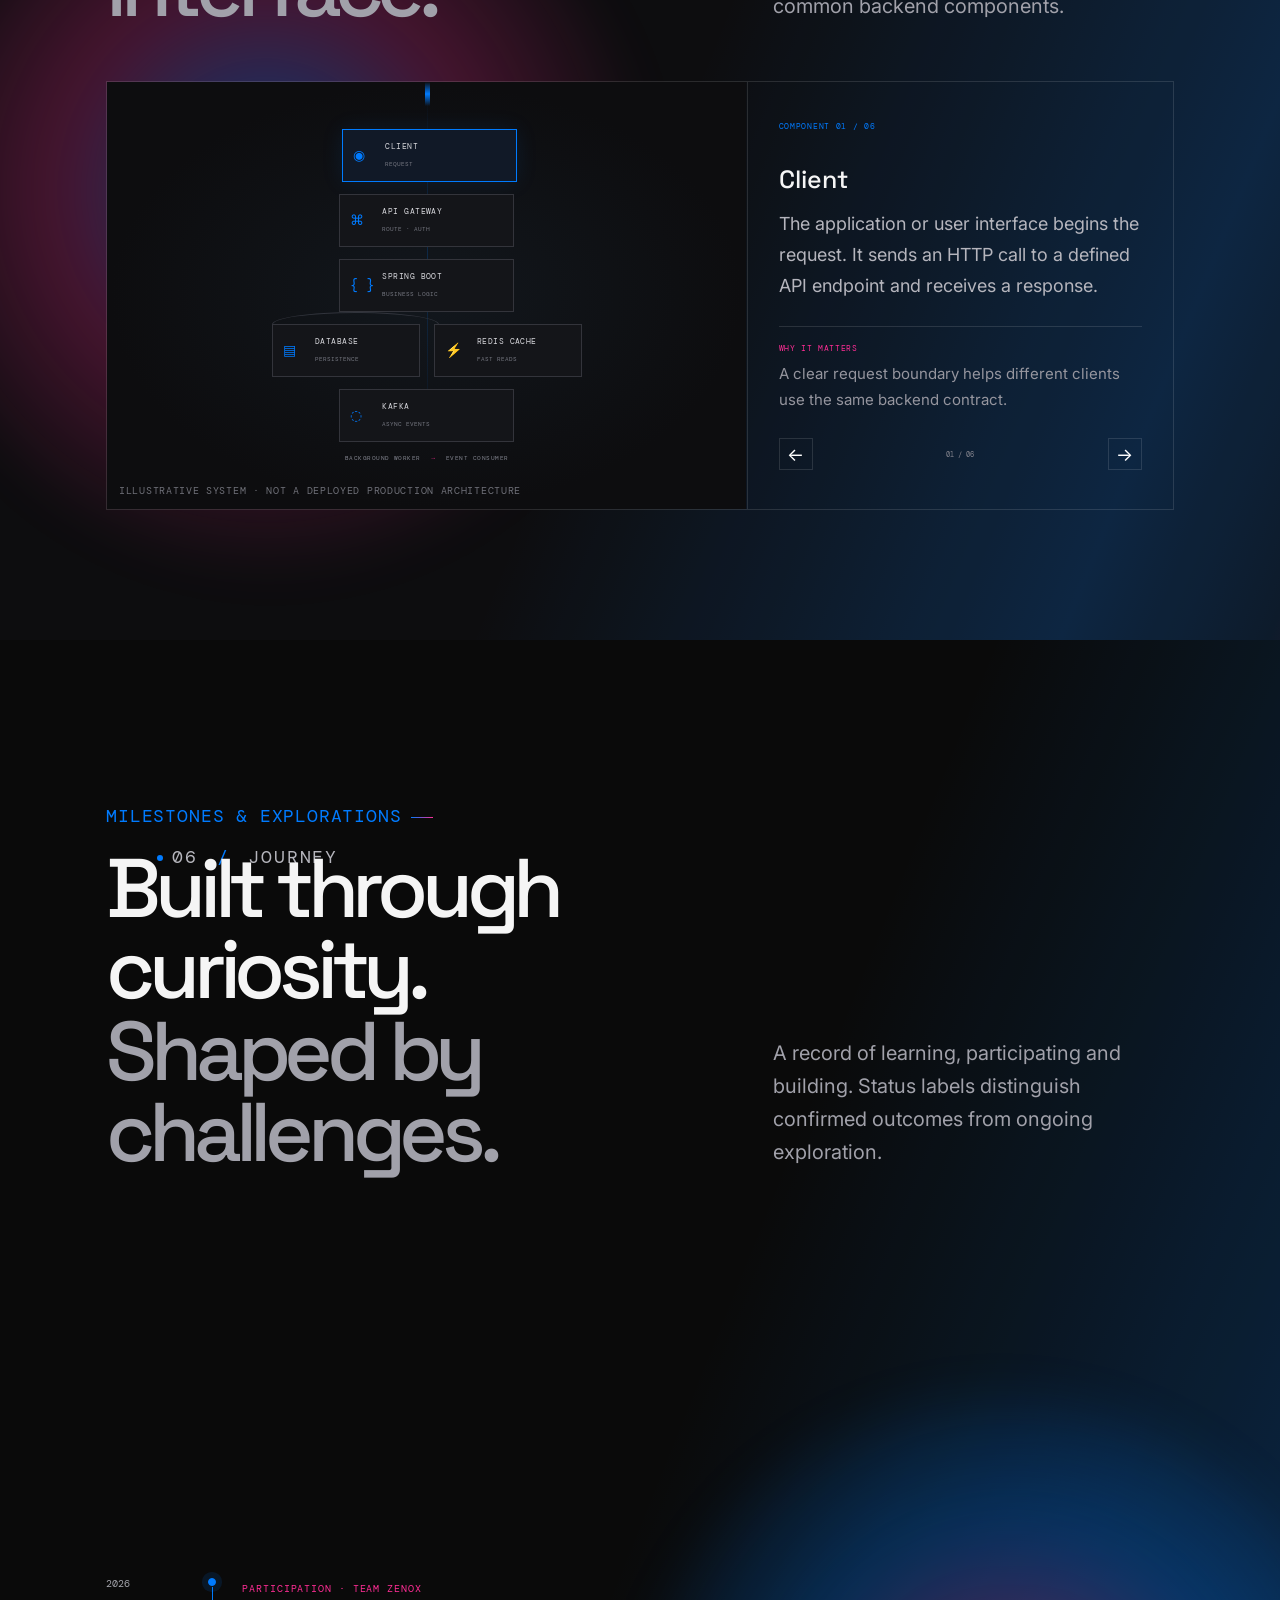
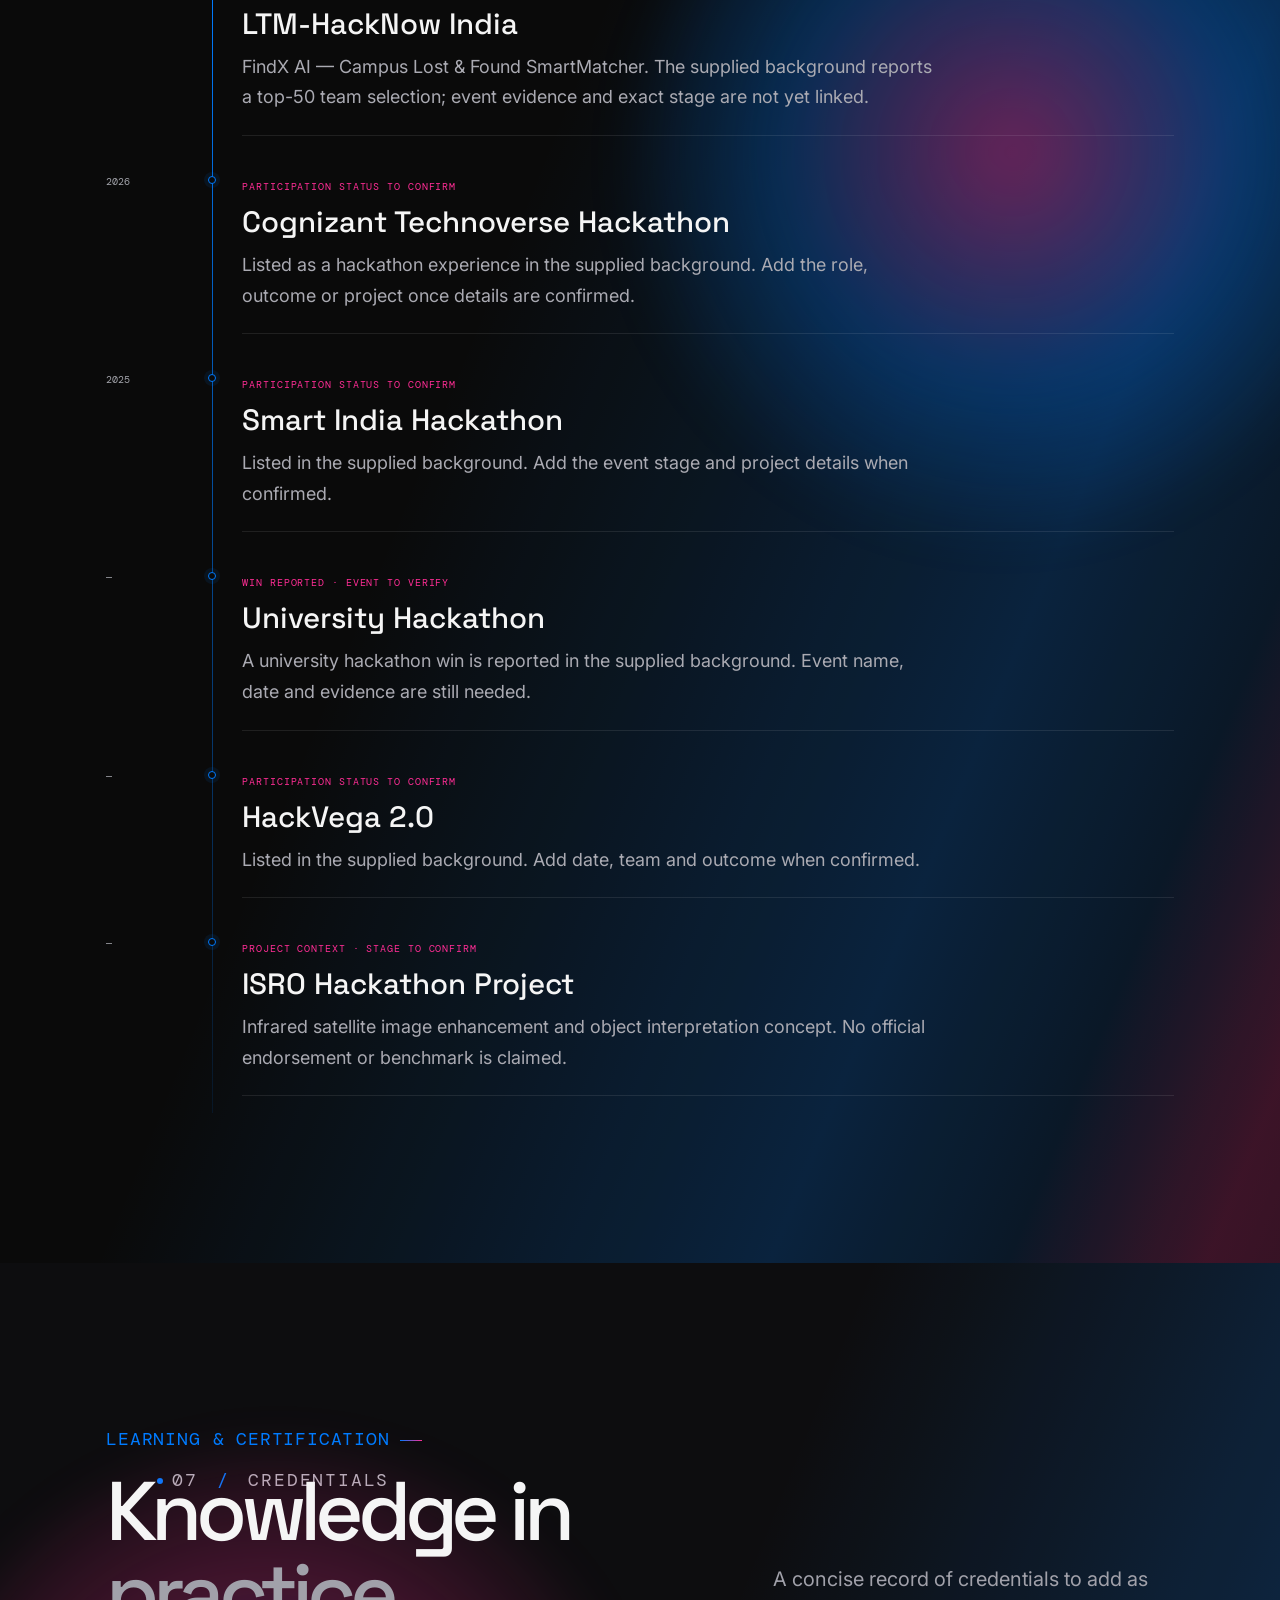
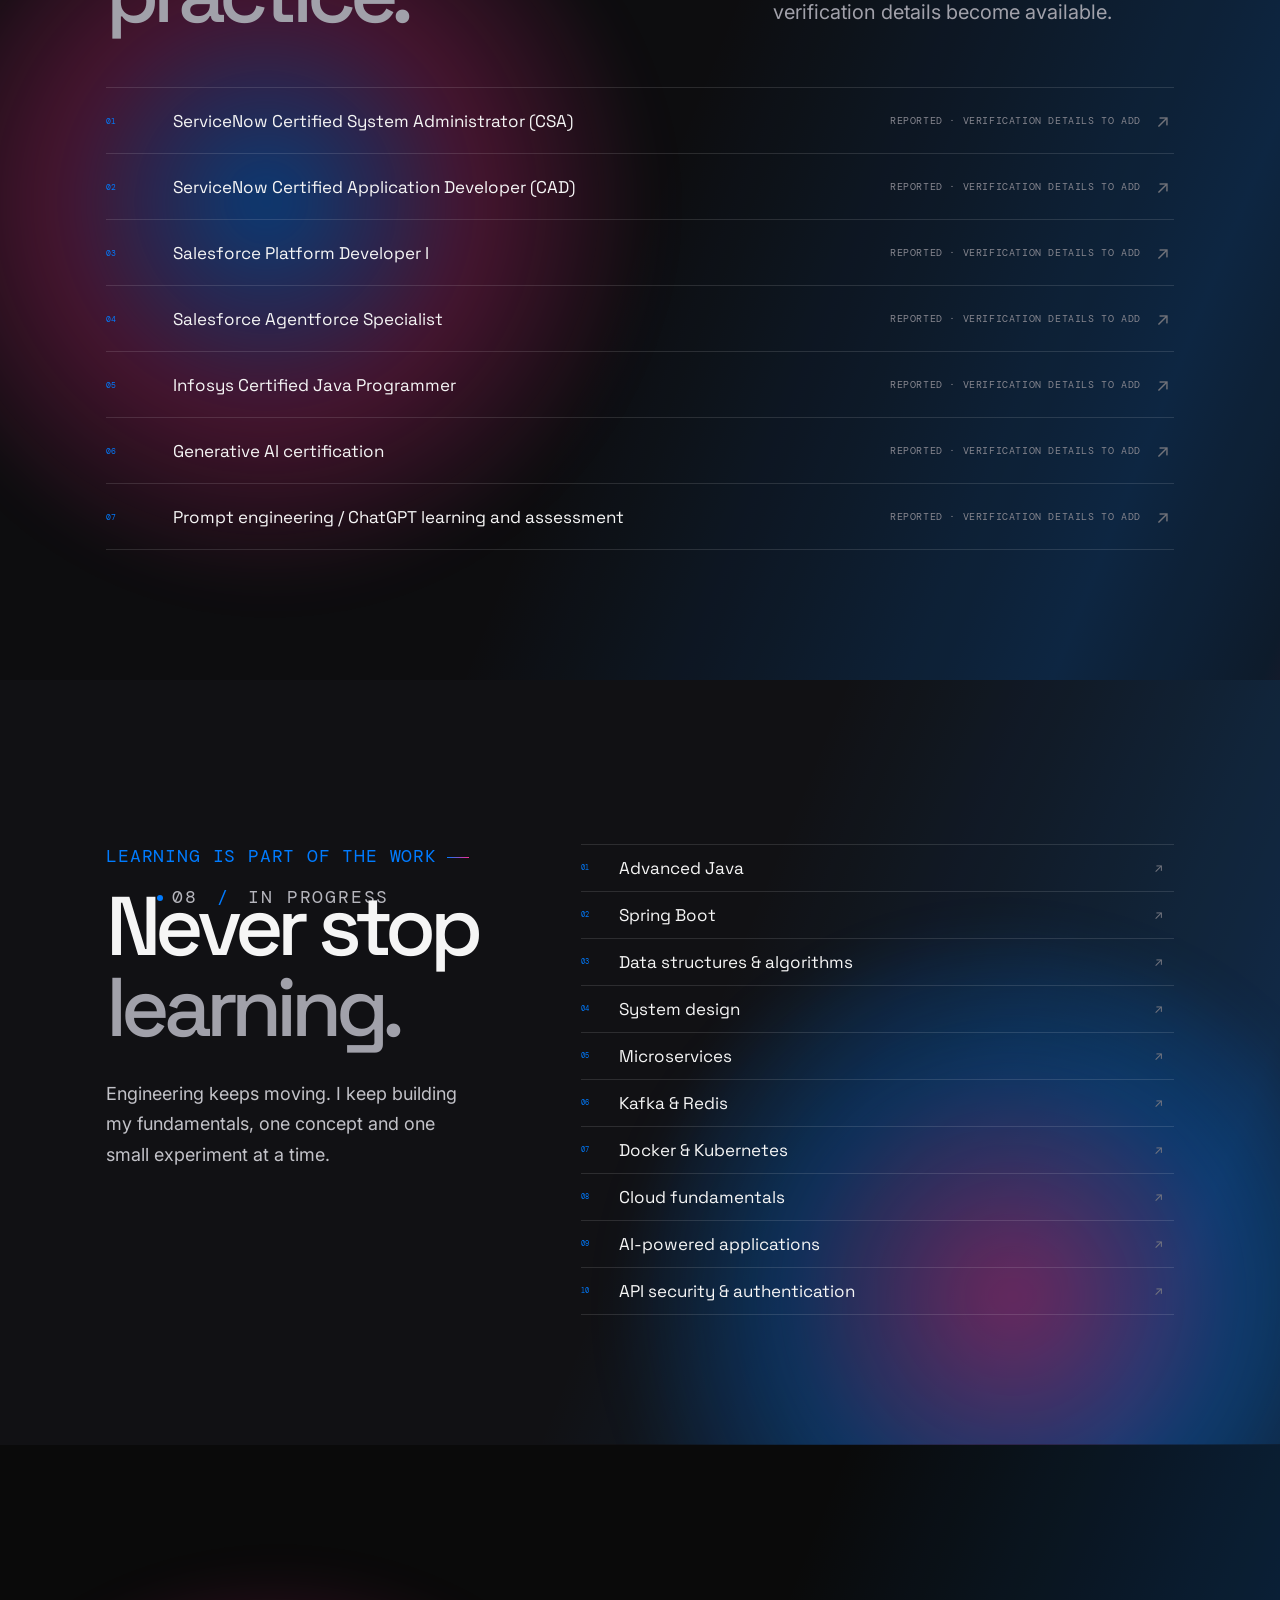
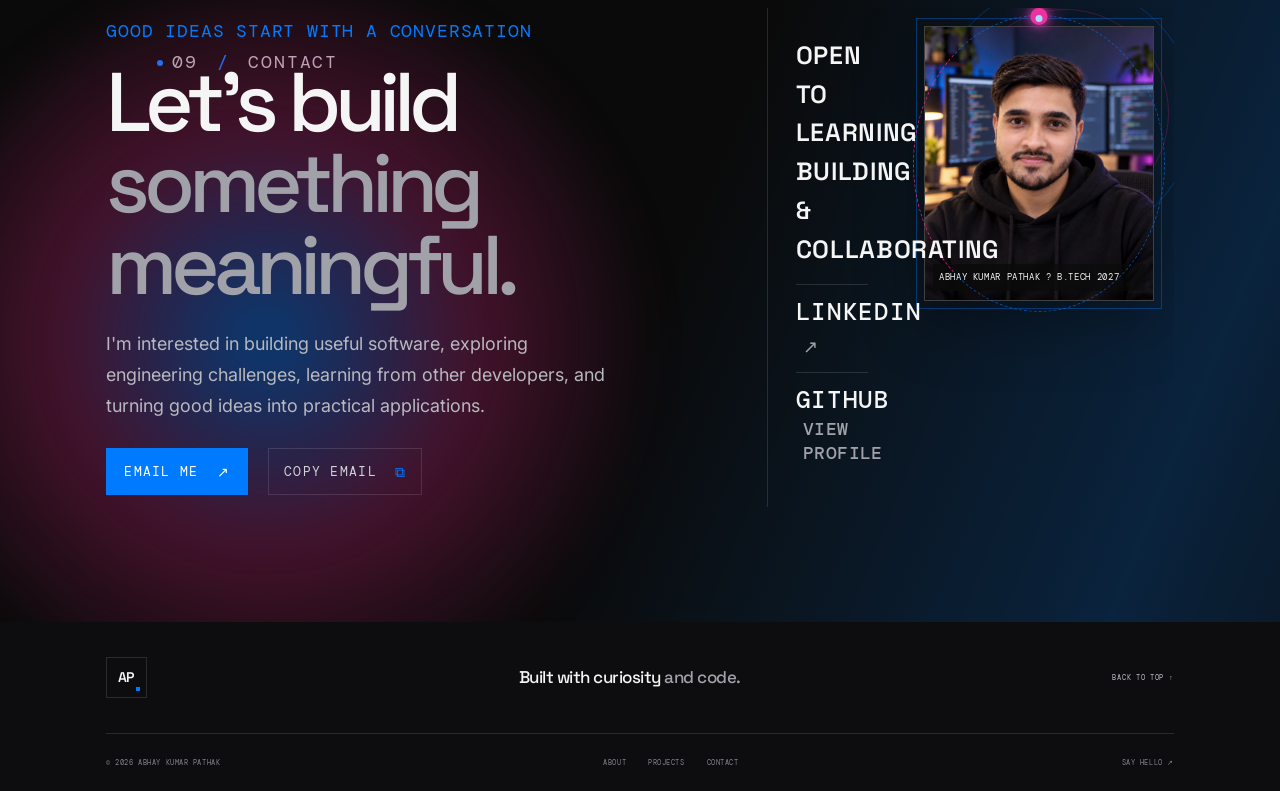
<file: portfolio.html>
<!doctype html>
<html lang="en" data-motion="on"><head><meta charset="UTF-8"><meta name="viewport" content="width=device-width, initial-scale=1"><meta name="theme-color" content="#0A0A0A"><meta name="description" content="Explore the projects, technical skills, and engineering journey of Abhay Kumar Pathak, a Computer Science Engineering student focused on Java, Spring Boot, backend systems, and AI-powered applications."><title>Abhay Kumar Pathak — Java Backend Developer & Software Engineer</title><link rel="icon" href="favicon.svg" type="image/svg+xml"><link rel="preconnect" href="https://fonts.googleapis.com"><link rel="preconnect" href="https://fonts.gstatic.com" crossorigin><link href="https://fonts.googleapis.com/css2?family=DM+Mono:wght@400;500&family=Inter:wght@400;500;600;700&family=Space+Grotesk:wght@400;500;600;700&display=swap" rel="stylesheet"><link rel="stylesheet" href="styles.css"><link rel="stylesheet" href="motion.css"></head>
<body><a class="skip-link" href="#main">Skip to content</a><div class="ambient-field" aria-hidden="true"><div class="ambient-particles"></div></div><div class="pointer-light" aria-hidden="true"></div><div class="scroll-roadmap" aria-hidden="true"><svg viewBox="0 0 90 1000" preserveAspectRatio="none"><path class="roadmap-track" d="M28 0 C70 110 22 180 54 270 S74 420 34 500 S18 680 56 760 S68 900 30 1000"/><path class="roadmap-route" d="M28 0 C70 110 22 180 54 270 S74 420 34 500 S18 680 56 760 S68 900 30 1000"/><circle cx="28" cy="0" r="4"/><circle cx="54" cy="270" r="4"/><circle cx="34" cy="500" r="4"/><circle cx="56" cy="760" r="4"/><circle cx="30" cy="1000" r="4"/></svg></div><div class="scroll-rocket" aria-hidden="true"><svg viewBox="0 0 48 48"><path d="M25 5c-7 4-12 12-13 22l9 9c10-2 18-7 22-14-3-8-9-14-18-17Z" fill="#F5F5F5" stroke="#007BFF" stroke-width="2"/><path d="m13 21-7 4 7 7m9 4-4 7 10-4" fill="#FF2D95" stroke="#F5F5F5" stroke-width="1.5"/><circle cx="29" cy="17" r="4" fill="#007BFF"/><path d="m12 34-6 8 10-4m8 0-3 8 9-8" fill="#FF2D95"/></svg></div><div class="scroll-infinity" aria-hidden="true"><svg viewBox="0 0 120 64"><path d="M60 32C47 48 40 57 26 57 12 57 4 46 4 32S13 7 27 7c14 0 20 9 33 25s20 25 34 25 22-11 22-25S107 7 94 7 73 16 60 32Z" fill="none" stroke="currentColor" stroke-width="2.5"/><circle cx="26" cy="32" r="3" fill="#007BFF"/><circle cx="94" cy="32" r="3" fill="#FF2D95"/></svg></div><div class="preloader" aria-hidden="true"><div class="preloader-mark">A<span>P</span></div><div class="preloader-line"><i></i></div><small>INITIALIZING PORTFOLIO</small></div>
<div class="scroll-progress" aria-hidden="true"><span></span></div><header class="site-header"><a class="brand" href="#home" aria-label="Abhay Kumar Pathak, home"><span>AP</span><i></i></a><nav class="main-nav" id="main-nav" aria-label="Main navigation"><a href="#about">About</a><a href="#education">Education</a><a href="#skills">Skills</a><a href="#projects">Projects</a><a href="#journey">Journey</a><button class="motion-toggle" type="button" aria-pressed="true" aria-label="Pause website motion">MOTION ON</button><a href="#contact" class="nav-contact">Let’s connect <span>↗</span></a></nav><button class="menu-toggle" type="button" aria-label="Open menu" aria-expanded="false" aria-controls="main-nav"><span></span><span></span></button></header>
<main id="main">
<section class="hero section-pad" id="home"><canvas class="network-canvas" aria-hidden="true"></canvas><div class="hero-vignette" aria-hidden="true"></div><div class="hero-top mono"><span><i class="live-dot"></i> SOFTWARE ENGINEERING · DATA SCIENCE</span><span>BHOPAL, INDIA <b>—</b> LNCT GROUP OF COLLEGES</span></div><div class="hero-content"><div class="hero-copy"><p class="eyebrow hero-eyebrow">JAVA BACKEND DEVELOPER <span>／</span> AI & FULL-STACK BUILDER</p><h1 id="hero-title" class="hero-title" aria-label="Abhay Kumar Pathak."><span aria-hidden="true">ABHAY</span><span class="title-blue" aria-hidden="true">KUMAR</span><span class="title-outline" aria-hidden="true">PATHAK<span class="title-period">.</span></span></h1><p class="hero-statement" aria-label="Building reliable backend systems. Learning by making useful software."><span class="hero-type-line" aria-hidden="true">Building reliable backend systems.</span><br><span class="hero-type-line" aria-hidden="true">Learning by making useful software.</span></p><div class="hero-actions"><a class="button button-primary magnetic" href="#projects">VIEW MY PROJECTS <span>↘</span></a><a class="button button-text" href="#contact">GET IN TOUCH <span>↗</span></a></div><div class="hero-specialty mono"><span>JAVA</span><i>·</i><span>SPRING BOOT</span><i>·</i><span>REST APIS</span><i>·</i><span>AI</span></div></div><figure class="hero-portrait"><img src="Abhay-Casual-Developer-Profile.png" alt="Abhay Kumar Pathak in a developer workspace" fetchpriority="high"><figcaption class="mono"><span>ABHAY KUMAR PATHAK</span><span>COMPUTER SCIENCE · DATA SCIENCE</span></figcaption><span class="portrait-orbit" aria-hidden="true"></span></figure></div><div class="hero-aside mono"><span>JAVA / BACKEND / AI</span><span>SCROLL TO EXPLORE <b>↓</b></span></div><div class="hero-coordinates mono">BUILDING WITH INTENTION <i></i> BHOPAL, INDIA</div></section>
<section class="about section-pad" id="about" aria-labelledby="about-title"><div class="section-index mono">01 <span>/</span> ABOUT</div><div class="about-grid"><div class="about-copy"><p class="eyebrow">THE PERSON BEHIND THE CODE</p><h2 id="about-title">Curious by nature.<br><span>An engineer</span><br>by practice.</h2><p class="body-copy">I’m Abhay Kumar Pathak, a Computer Science Engineering student specializing in Data Science at LNCT Excellence, Bhopal. My primary focus is Java backend development and building practical software systems. I enjoy working with APIs, databases, application security, and backend architecture while exploring how AI and modern infrastructure can solve real-world problems.</p><p class="body-copy">From task management systems to intelligent matching concepts and fraud prevention platforms, I use projects as a way to turn technical concepts into working applications. I'm continuously strengthening my engineering fundamentals while exploring scalable and maintainable software design.</p></div><div class="about-visual"><div class="portrait-frame"><img src="Abhay-Casual-Developer-Profile.png" alt="Portrait of Abhay Kumar Pathak in a professional technology studio" loading="lazy"><span class="portrait-corner corner-a"></span><span class="portrait-corner corner-b"></span><span class="portrait-label mono">FIG. 01 — THE BUILDER</span><span class="portrait-orbit" aria-hidden="true"></span></div><div class="education-card"><span class="mono">CURRENTLY</span><strong>B.Tech <em>·</em> Computer Science</strong><span>Data Science specialization</span><small>LNCT GROUP OF COLLEGES · BHOPAL · CLASS OF 2027</small></div></div></div><div class="about-foot mono"><span>PRIMARY FOCUS <b>JAVA · SPRING BOOT · REST APIS</b></span><span>ALWAYS LEARNING <b>AI · SYSTEMS · CLOUD</b></span></div></section>
<section class="education section-pad" id="education" aria-labelledby="education-title"><div class="section-index mono">02 <span>/</span> EDUCATION</div><div class="section-heading"><div><p class="eyebrow">THE JOURNEY SO FAR</p><h2 id="education-title">Foundations to<br><span>what comes next.</span></h2></div><p class="heading-aside">Rotate the learning tower to explore each level. Use drag, touch swipe, arrow keys, or the view controls.</p></div><div class="education-institution-banner"><span class="mono">YOUR ACADEMIC HOME</span><strong>LNCT GROUP <em>OF COLLEGES</em></strong><small>BHOPAL &middot; MADHYA PRADESH</small></div><div class="education-experience"><div class="campus-stage" id="campus-stage" tabindex="0" role="application" aria-label="Interactive 3D education building. Drag to rotate, or use arrow keys."><div class="campus-grid" aria-hidden="true"></div><div class="campus-building" id="campus-building"><div class="campus-roof"><span>LEARNING / 01&#8212;03</span></div><div class="campus-story story-college"><div class="building-face front"><small>2027 &middot; EXPECTED</small><b>B.TECH</b><span>LNCT GROUP OF COLLEGES</span><i>COMPUTER SCIENCE &middot; DATA SCIENCE</i></div><div class="building-face back"><small>UNDERGRADUATE</small><b>COMPUTER</b><span>SCIENCE & ENGINEERING</span><i>LNCT GROUP &middot; BHOPAL</i></div><div class="building-face right"><small>UNIVERSITY</small><b>LNCT</b><span>GROUP OF COLLEGES</span></div><div class="building-face left"><small>FOCUS</small><b>DATA</b><span>SCIENCE</span></div></div><div class="campus-story story-twelfth"><div class="building-face front"><small>12TH STANDARD &middot; 2023</small><b>ST. XAVIER'S</b><span>COLLEGE &middot; CLASS 12</span><i>2023</i></div><div class="building-face back"><small>ACADEMIC MILESTONE</small><b>12</b><span>CLASS TWELVE</span><i>ST. XAVIER'S COLLEGE</i></div><div class="building-face right"><small>EDUCATION</small><b>12TH</b><span>STANDARD</span></div><div class="building-face left"><small>STAGE</small><b>02</b><span>HIGHER SEC.</span></div></div><div class="campus-story story-tenth"><div class="building-face front"><small>10TH STANDARD &middot; 2021</small><b>G HIGH SCHOOL</b><span>CLASS 10 &middot; FOUNDATIONS</span><i>2021</i></div><div class="building-face back"><small>ACADEMIC MILESTONE</small><b>10</b><span>CLASS TEN</span><i>G HIGH SCHOOL</i></div><div class="building-face right"><small>EDUCATION</small><b>10TH</b><span>STANDARD</span></div><div class="building-face left"><small>STAGE</small><b>01</b><span>FOUNDATION</span></div></div><div class="campus-base"></div></div><span class="stage-hint mono">AUTO ROTATION <span>&middot;</span> DRAG TO EXPLORE</span></div><div class="education-side"><div class="education-level mono" id="education-level">LEVEL 03 / 03</div><h3 id="education-stage-title">B.Tech &middot; Computer Science</h3><p id="education-stage-copy">LNCT Excellence, LNCT Group of Colleges, Bhopal, Madhya Pradesh. Specialization in Data Science. Expected graduation: 2027.</p><div class="education-facts"><span>PROGRAM<b id="education-program">B.TECH &middot; CSE</b></span><span>SPECIALIZATION<b id="education-specialization">DATA SCIENCE</b></span><span>COLLEGE<b id="education-institution">LNCT GROUP OF COLLEGES</b></span></div><div class="education-levels" role="group" aria-label="Choose education level"><button type="button" data-education-stage="0" aria-pressed="false">10TH</button><button type="button" data-education-stage="1" aria-pressed="false">12TH</button><button type="button" data-education-stage="2" aria-pressed="true">B.TECH</button></div><div class="campus-controls"><button type="button" id="campus-left" aria-label="Rotate building left">&#8592;</button><button type="button" id="campus-reset">RESET VIEW</button><button type="button" id="campus-right" aria-label="Rotate building right">&#8594;</button></div><small class="education-note">10th and 12th school names and years are editable placeholders.</small></div></div></section><section class="skills section-pad" id="skills" aria-labelledby="skills-title"><div class="section-index mono">03 <span>/</span> TOOLKIT</div><div class="section-heading"><div><p class="eyebrow">A GROWING TECHNICAL UNIVERSE</p><h2 id="skills-title">Tools I use.<br><span>Systems I build.</span></h2></div><p class="heading-aside">A practical toolkit, growing with every project. Select a technology to explore where it fits.</p></div><div class="skills-layout"><div class="skill-categories" role="tablist" aria-label="Skill categories"><button class="skill-tab is-active" role="tab" aria-selected="true" data-category="programming"><span>01</span> Programming <b>↗</b></button><button class="skill-tab" role="tab" aria-selected="false" data-category="backend"><span>02</span> Backend engineering <b>↗</b></button><button class="skill-tab" role="tab" aria-selected="false" data-category="databases"><span>03</span> Databases <b>↗</b></button><button class="skill-tab" role="tab" aria-selected="false" data-category="distributed"><span>04</span> Distributed systems <b>↗</b></button><button class="skill-tab" role="tab" aria-selected="false" data-category="frontend"><span>05</span> Frontend & tools <b>↗</b></button><button class="skill-tab" role="tab" aria-selected="false" data-category="data"><span>06</span> Data science <b>↗</b></button><button class="skill-tab" role="tab" aria-selected="false" data-category="enterprise"><span>07</span> Enterprise platforms <b>↗</b></button></div><div class="skill-detail" role="tabpanel"><div class="skill-detail-top mono"><span id="skill-count">01 — PRIMARY FOCUS</span><span>SELECT A TECHNOLOGY</span></div><h3 id="skill-category-title">Programming</h3><div class="skill-chips" id="skill-chips"></div><div class="skill-explainer"><span class="explainer-mark">+</span><p id="skill-description">Select a technology to see how it supports practical software engineering.</p></div><div class="skill-project-links" id="skill-project-links"></div></div></div></section>
<section class="projects section-pad" id="projects" aria-labelledby="projects-title"><div class="section-index mono">04 <span>/</span> SELECTED WORK</div><div class="section-heading"><div><p class="eyebrow">LEARNING THROUGH BUILDING</p><h2 id="projects-title">Projects built<br><span>to solve problems.</span></h2></div><p class="heading-aside">Concepts, experiments and applications. Each one is a chance to understand the engineering beneath the interface.</p></div><div class="project-list" id="project-list"></div></section>
<section class="engineering section-pad" id="engineering" aria-labelledby="engineering-title"><div class="section-index mono">05 <span>/</span> ENGINEERING</div><div class="section-heading"><div><p class="eyebrow">AN ILLUSTRATIVE REQUEST JOURNEY</p><h2 id="engineering-title">Beyond the<br><span>interface.</span></h2></div><p class="heading-aside">A practical system-design sketch. Explore how requests and events travel through common backend components.</p></div><div class="architecture"><div class="architecture-diagram" aria-label="Illustrative architecture diagram"><div class="arch-flow" aria-hidden="true"><span class="flow-pulse"></span></div><button class="arch-node is-selected" data-node="client"><span class="node-icon">◉</span><span class="node-name">CLIENT</span><small>REQUEST</small></button><button class="arch-node" data-node="gateway"><span class="node-icon">⌘</span><span class="node-name">API GATEWAY</span><small>ROUTE · AUTH</small></button><button class="arch-node" data-node="service"><span class="node-icon">{ }</span><span class="node-name">SPRING BOOT</span><small>BUSINESS LOGIC</small></button><div class="arch-branches"><button class="arch-node" data-node="database"><span class="node-icon">▤</span><span class="node-name">DATABASE</span><small>PERSISTENCE</small></button><button class="arch-node" data-node="cache"><span class="node-icon">⚡</span><span class="node-name">REDIS CACHE</span><small>FAST READS</small></button></div><button class="arch-node" data-node="events"><span class="node-icon">◌</span><span class="node-name">KAFKA</span><small>ASYNC EVENTS</small></button><div class="arch-worker mono">BACKGROUND WORKER <span>→</span> EVENT CONSUMER</div><span class="diagram-label mono">ILLUSTRATIVE SYSTEM · NOT A DEPLOYED PRODUCTION ARCHITECTURE</span></div><aside class="architecture-info"><span class="mono" id="architecture-label">COMPONENT 01 / 06</span><h3 id="architecture-name">Client</h3><p id="architecture-description">The application or user interface begins the request. It sends an HTTP call to a defined API endpoint and receives a response.</p><div class="architecture-example"><b>WHY IT MATTERS</b><span id="architecture-tradeoff">A clear request boundary helps different clients use the same backend contract.</span></div><div class="architecture-controls"><button class="arch-prev" aria-label="Previous component">←</button><span class="mono" id="architecture-step">01 / 06</span><button class="arch-next" aria-label="Next component">→</button></div></aside></div></section>
<section class="journey section-pad" id="journey" aria-labelledby="journey-title"><div class="section-index mono">06 <span>/</span> JOURNEY</div><div class="section-heading"><div><p class="eyebrow">MILESTONES & EXPLORATIONS</p><h2 id="journey-title">Built through curiosity.<br><span>Shaped by challenges.</span></h2></div><p class="heading-aside">A record of learning, participating and building. Status labels distinguish confirmed outcomes from ongoing exploration.</p></div><div class="education-roadmap" role="img" aria-label="Illustrated education journey: 10th standard in 2021, 12th standard in 2023, B.Tech expected in 2027, continuing toward an infinity symbol."><div class="roadmap-caption mono">THE ROAD AHEAD <span>&#183; LEARNING NEVER ENDS</span></div><svg viewBox="0 0 1200 300" preserveAspectRatio="xMidYMid meet" aria-hidden="true"><defs><linearGradient id="edu-road-glow" x1="0" x2="1"><stop offset="0" stop-color="#007BFF"/><stop offset=".58" stop-color="#FF2D95"/><stop offset="1" stop-color="#007BFF"/></linearGradient><radialGradient id="edu-sun"><stop stop-color="#FF2D95" stop-opacity=".35"/><stop offset="1" stop-color="#FF2D95" stop-opacity="0"/></radialGradient></defs><ellipse cx="1000" cy="80" rx="150" ry="100" fill="url(#edu-sun)"/><path class="road-hill" d="M0 240Q160 180 300 224T580 220Q760 171 920 220T1200 202V300H0Z"/><path class="road-hill hill-back" d="M0 253Q180 211 340 250T650 235Q840 197 1000 239T1200 226V300H0Z"/><g class="wind wind-one"><path d="M20 76h118q23 0 23-16t-21-16"/><path d="M72 102h85q18 0 18 13"/></g><g class="wind wind-two"><path d="M880 68h85q18 0 18-13t-16-14"/><path d="M990 91h112q23 0 23 15"/></g><g class="road-tree tree-one"><path class="trunk" d="M280 210v-56"/><path class="leaves" d="M279 126c-27 0-32 34-13 43-7 22 34 24 40 5 22-7 17-42-4-44-4-25-28-27-23-4Z"/></g><g class="road-tree tree-two"><path class="trunk" d="M930 210v-51"/><path class="leaves" d="M928 131c-24 0-29 30-12 39-6 19 31 23 37 4 19-8 15-37-4-40-4-22-25-25-21-3Z"/></g><g class="road-shrub shrub-one"><path d="M575 218v-16m0 9-9-9m9 12 10-10"/><circle cx="566" cy="202" r="3"/><circle cx="585" cy="201" r="3"/><circle cx="575" cy="196" r="3"/></g><g class="road-shrub shrub-two"><path d="M1010 193v-14m0 8-8-8m8 11 8-9"/><circle cx="1002" cy="179" r="2.5"/><circle cx="1018" cy="178" r="2.5"/><circle cx="1010" cy="173" r="2.5"/></g><path class="road-edge" d="M60 210H1142"/><path class="road-surface" d="M60 210H1142"/><path class="road-center" d="M60 210H1142"/><path class="student-path" id="student-route" d="M770 210H1142"/><circle class="road-light light-a" data-path-offset="72" cx="0" cy="0" r="3"/><circle class="road-light light-b" data-path-offset="156" cx="0" cy="0" r="2.4"/><circle class="road-light light-c" data-path-offset="246" cx="0" cy="0" r="2"/><g class="road-point point-10"><path class="point-stem" d="M155 210v-50"/><circle cx="155" cy="210" r="9"/><circle class="point-core" cx="155" cy="210" r="3"/><text x="155" y="119" text-anchor="middle" class="point-title">10TH &#8212; 2021</text><text x="155" y="137" text-anchor="middle" class="point-sub">G HIGH SCHOOL</text></g><g class="road-point point-12"><path class="point-stem" d="M440 210v-70"/><circle cx="440" cy="210" r="9"/><circle class="point-core" cx="440" cy="210" r="3"/><text x="440" y="99" text-anchor="middle" class="point-title">12TH &#8212; 2023</text><text x="440" y="117" text-anchor="middle" class="point-sub">ST. XAVIER'S COLLEGE</text></g><g class="road-point point-btech"><path class="point-stem" d="M770 210v-92"/><circle cx="770" cy="210" r="11"/><circle class="point-core" cx="770" cy="210" r="4"/><text x="770" y="78" text-anchor="middle" class="point-title">B.TECH &#8212; 2027</text><text x="770" y="98" text-anchor="middle" class="point-sub">LNCT &#183; DATA SCIENCE</text></g><g class="infinity-goal" transform="translate(0 34)"><circle cx="1129" cy="176" r="31"/><path d="M1129 176c-12 17-22 17-28 7-7-12 1-25 12-20 7 3 11 10 16 13 5-3 9-10 16-13 11-5 19 8 12 20-6 10-16 10-28-7Z"/><text x="1129" y="116" text-anchor="middle" class="point-title">&#8734;</text><text x="1129" y="222" text-anchor="middle" class="point-sub">ENDLESS LEARNING</text></g><path id="avatar-approach" class="avatar-motion-path" d="M770 210H1142"/><path id="avatar-infinity-loop" class="avatar-motion-path" d="M1142 210C1152 210 1156 197 1146 190 1132 180 1112 190 1108 204 1103 220 1118 231 1134 229 1147 228 1155 218 1152 210 1150 204 1132 210 1142 210Z"/><g class="road-student" transform="translate(770 210)" aria-hidden="true"><g class="student-backpack"><path d="M-15-45q-11 1-11 14v25h16v-39Z"/><path d="M-22-33q-5 8-3 20"/></g><path class="student-arm arm-back" d="M-7-41q-10 5-8 16"/><path class="student-body" d="M-6-47q13-5 22 3l5 27H-10l1-24Z"/><circle class="student-head" cx="4" cy="-59" r="10"/><path class="student-beard" d="M-5-55q3 4 8 4t9-4l-2 7q-7 7-14 0Z"/><path class="student-hair" d="M-6-59q0-12 11-12 10 1 10 11l-4-3-3-5q-5 6-14 9Z"/><path class="student-strap" d="M-7-43q5 13 14 21"/><path class="student-arm arm-front" d="M11-40q11 3 16 13"/><rect class="student-laptop" x="20" y="-31" width="20" height="14" rx="1.5"/><path class="student-laptop-base" d="M18-16h24l-3 3H21Z"/><path class="student-leg leg-a" d="M-4-18l-5 14 3 4"/><path class="student-leg leg-b" d="M9-18l6 12-2 4"/><path class="student-shoe" d="M-8-1h8m9 0h8"/></g><text x="50" y="282" class="road-caption">FOUNDATIONS</text><text x="1150" y="282" text-anchor="end" class="road-caption">A FUTURE STILL IN MOTION</text></svg></div><div class="timeline" id="timeline"></div></section>
<section class="credentials section-pad" id="credentials" aria-labelledby="credentials-title"><div class="section-index mono">07 <span>/</span> CREDENTIALS</div><div class="section-heading"><div><p class="eyebrow">LEARNING & CERTIFICATION</p><h2 id="credentials-title">Knowledge in<br><span>practice.</span></h2></div><p class="heading-aside">A concise record of credentials to add as verification details become available.</p></div><div class="credential-list" id="credential-list"></div></section>
<section class="learning section-pad" id="learning" aria-labelledby="learning-title"><div class="section-index mono">08 <span>/</span> IN PROGRESS</div><div class="learning-grid"><div><p class="eyebrow">LEARNING IS PART OF THE WORK</p><h2 id="learning-title">Never stop<br><span>learning.</span></h2><p class="body-copy">Engineering keeps moving. I keep building my fundamentals, one concept and one small experiment at a time.</p></div><div class="learning-topics" id="learning-topics"></div></div></section>
<section class="contact section-pad" id="contact" aria-labelledby="contact-title"><div class="section-index mono">09 <span>/</span> CONTACT</div><div class="contact-grid"><div><p class="eyebrow">GOOD IDEAS START WITH A CONVERSATION</p><h2 id="contact-title">Let’s build<br><span>something meaningful.</span></h2><p class="contact-copy">I'm interested in building useful software, exploring engineering challenges, learning from other developers, and turning good ideas into practical applications.</p><div class="contact-actions"><a class="button button-primary" href="mailto:abhaykumarpathak6200@gmail.com">EMAIL ME <span>↗</span></a><button class="button button-copy" id="copy-email" type="button" data-email="abhaykumarpathak6200@gmail.com">COPY EMAIL <span>⧉</span></button><span class="copy-feedback" id="copy-feedback" aria-live="polite"></span></div></div><div class="contact-side"><figure class="contact-portrait" tabindex="0" aria-label="Portrait of Abhay Kumar Pathak"><span class="contact-orbit" aria-hidden="true">AP</span><img src="Abhay-Casual-Developer-Profile.png" alt="Abhay Kumar Pathak in a black hoodie"><figcaption class="mono">ABHAY KUMAR PATHAK ? B.TECH 2027</figcaption><span class="portrait-orbit" aria-hidden="true"></span></figure><p class="mono">OPEN TO LEARNING<br>BUILDING & COLLABORATING</p><a href="https://www.linkedin.com/in/abhay-kumar-pathak/" target="_blank" rel="noreferrer">LINKEDIN <span>↗</span></a><a href="https://github.com/abhya2006" target="_blank" rel="noreferrer">GITHUB <span>VIEW PROFILE</span></a></div></div></section></main>
<footer class="site-footer"><div class="footer-top"><a class="brand" href="#home" aria-label="Back to top"><span>AP</span><i></i></a><p>Built with curiosity <span>and code.</span></p><a class="footer-top-link mono" href="#home">BACK TO TOP ↑</a></div><div class="footer-bottom mono"><span>© <span id="current-year">2026</span> ABHAY KUMAR PATHAK</span><div><a href="#about">ABOUT</a><a href="#projects">PROJECTS</a><a href="#contact">CONTACT</a></div><a href="mailto:abhaykumarpathak6200@gmail.com">SAY HELLO ↗</a></div></footer><dialog class="case-dialog" id="case-dialog" aria-labelledby="case-title"><button class="dialog-close" aria-label="Close project details">×</button><div class="dialog-content" id="dialog-content"></div></dialog><div class="cursor-dot" aria-hidden="true"></div><script src="data.js" defer></script><script src="script.js" defer></script></body></html>
</file>
<file: styles.css>
:root{--black:#0A0A0A;--blue:#007BFF;--rose:#FF2D95;--text:#F5F5F5;--secondary:#A1A1AA;--surface:#111114;--border:rgba(255,255,255,.12);--mono:'DM Mono',monospace;--display:'Space Grotesk',sans-serif;--body:'Inter',sans-serif}*{box-sizing:border-box}html{scroll-behavior:smooth;scroll-padding-top:86px}body{margin:0;background:var(--black);color:var(--text);font-family:var(--body);font-size:14px;-webkit-font-smoothing:antialiased}body.menu-open{overflow:hidden}a{color:inherit}button{font:inherit}.mono{font-family:var(--mono)}.skip-link{position:fixed;z-index:100;top:10px;left:10px;padding:12px 18px;background:var(--blue);color:white;transform:translateY(-150%)}.skip-link:focus{transform:translateY(0)}:focus-visible{outline:2px solid var(--blue);outline-offset:4px}.preloader{position:fixed;inset:0;z-index:80;background:var(--black);display:flex;flex-direction:column;align-items:center;justify-content:center;transition:opacity .55s ease,visibility .55s ease}.preloader.is-done{opacity:0;visibility:hidden}.preloader-mark{font:600 42px var(--display);letter-spacing:-.12em}.preloader-mark span{color:var(--blue)}.preloader-line{width:116px;height:1px;background:#303035;margin:20px 0 11px;overflow:hidden}.preloader-line i{display:block;height:100%;background:var(--blue);animation:load .7s ease-out forwards}.preloader small{font:8px var(--mono);letter-spacing:.16em;color:var(--secondary)}@keyframes load{from{width:0}to{width:100%}}.site-header{height:78px;position:fixed;z-index:50;top:0;left:0;right:0;padding:0 clamp(22px,5.5vw,82px);display:flex;align-items:center;justify-content:space-between;background:rgba(10,10,10,.84);backdrop-filter:blur(12px);border-bottom:1px solid rgba(255,255,255,.06)}.brand{width:41px;height:41px;border:1px solid var(--border);display:grid;place-items:center;text-decoration:none;position:relative;font:600 14px var(--display);letter-spacing:-.09em}.brand span{transform:translateX(-1px)}.brand i{position:absolute;width:4px;height:4px;background:var(--blue);right:6px;bottom:6px}.main-nav{display:flex;align-items:center;gap:clamp(19px,3vw,43px)}.main-nav a{position:relative;text-decoration:none;color:#c7c7cc;font-size:11px;transition:color .2s}.main-nav a:after{content:'';position:absolute;left:0;right:100%;bottom:-8px;height:1px;background:var(--blue);transition:right .25s}.main-nav a:hover,.main-nav a.is-current{color:white}.main-nav a:hover:after,.main-nav a.is-current:after{right:0}.main-nav .nav-contact{border:1px solid var(--border);padding:11px 14px;color:var(--text)}.main-nav .nav-contact:after{display:none}.nav-contact span{color:var(--blue);margin-left:8px}.menu-toggle{display:none}.section-pad{padding-left:clamp(22px,8.3vw,128px);padding-right:clamp(22px,8.3vw,128px)}.hero{min-height:min(900px,100svh);min-height:max(720px,100svh);position:relative;isolation:isolate;overflow:hidden;padding-top:116px;padding-bottom:35px;display:flex;flex-direction:column;justify-content:space-between}.network-canvas,.hero-vignette{position:absolute;inset:0;width:100%;height:100%;z-index:-2;pointer-events:none}.hero-vignette{z-index:-1;background:radial-gradient(ellipse at 69% 48%,transparent 5%,rgba(10,10,10,.35) 60%,#0a0a0a 100%),linear-gradient(90deg,#0a0a0a 0,rgba(10,10,10,.94) 42%,rgba(10,10,10,.38) 100%)}.hero-top,.hero-aside,.hero-coordinates{font:8px var(--mono);letter-spacing:.1em;color:var(--secondary);display:flex;align-items:center;justify-content:space-between}.hero-top{position:relative;z-index:1}.hero-top b{color:#555;margin:0 6px}.live-dot{display:inline-block;width:6px;height:6px;margin-right:9px;border-radius:50%;background:var(--blue);box-shadow:0 0 11px #007bff8a}.hero-content{position:relative;z-index:1;width:min(1050px,100%);margin:42px auto 25px}.hero-eyebrow{font:9px var(--mono);letter-spacing:.14em;color:#b8b8bf;margin:0 0 17px;animation:rise .7s .05s both}.hero-eyebrow span{color:var(--rose);margin:0 5px}.hero-title{font:600 clamp(76px,13.3vw,184px)/.73 var(--display);letter-spacing:-.105em;margin:0;text-transform:uppercase;display:flex;flex-direction:column;align-items:flex-start}.hero-title>span{display:block;animation:rise .85s both}.hero-title>span:nth-child(1){animation-delay:.08s}.hero-title>span:nth-child(2){animation-delay:.17s}.hero-title>span:nth-child(3){animation-delay:.26s}.title-blue{color:var(--blue);padding-right:.12em}.title-outline{color:transparent;-webkit-text-stroke:1px var(--text);padding-right:.12em}.title-period{color:var(--rose);-webkit-text-stroke:0}.hero-bottom-row{display:flex;align-items:flex-end;justify-content:space-between;margin-top:34px}.hero-statement{font:500 clamp(17px,2.1vw,25px)/1.38 var(--display);letter-spacing:-.035em;margin:0}.hero-statement span{color:var(--secondary)}.hero-actions{display:flex;align-items:center;gap:24px}.button{height:47px;display:inline-flex;align-items:center;justify-content:center;gap:18px;text-decoration:none;font:9px var(--mono);letter-spacing:.1em;transition:transform .25s,border-color .25s,color .25s,background .25s}.button-primary{background:var(--blue);padding:0 17px;color:white;border:1px solid var(--blue)}.button-primary:hover{transform:translateY(-3px);background:#086de0}.button-primary span,.button-text span{font-size:14px}.button-text{color:#e1e1e5}.button-text:hover{color:var(--blue)}.hero-aside{position:relative;z-index:1}.hero-aside span:last-child b{color:var(--blue);margin-left:11px}.hero-coordinates{position:absolute;right:0;top:52%;writing-mode:vertical-rl;transform:rotate(180deg);font-size:7px;letter-spacing:.15em;gap:12px}.hero-coordinates i{height:30px;width:1px;background:var(--rose)}@keyframes rise{from{opacity:0;transform:translateY(25px)}to{opacity:1;transform:translateY(0)}}.section-index{position:absolute;top:66px;left:clamp(22px,4vw,60px);font:9px var(--mono);letter-spacing:.1em;color:#b5b5bc}.section-index span{color:var(--blue);padding:0 6px}.about,.skills,.projects,.engineering,.journey,.credentials,.learning,.contact{position:relative;padding-top:140px;padding-bottom:130px}.about{background:#0d0d0f}.about-grid{display:grid;grid-template-columns:1.06fr .8fr;gap:clamp(50px,10vw,145px);align-items:center;max-width:1170px;margin:0 auto}.eyebrow{font:9px var(--mono);letter-spacing:.14em;color:var(--blue);margin:0 0 18px}.about h2,.section-heading h2,.learning h2,.contact h2{font:500 clamp(47px,6.3vw,83px)/.98 var(--display);letter-spacing:-.075em;margin:0 0 30px}.about h2 span,.section-heading h2 span,.learning h2 span,.contact h2 span{color:var(--secondary)}.body-copy{max-width:600px;color:#c2c2c8;font-size:12px;line-height:1.9;margin:0 0 15px}.about-visual{max-width:390px;justify-self:center;width:100%}.portrait-frame{height:400px;position:relative;background:#d9d9d5;overflow:hidden}.portrait-frame:after{content:'';position:absolute;inset:45% 0 0;background:linear-gradient(transparent,rgba(0,0,0,.45))}.portrait-frame img{width:100%;height:100%;object-fit:cover;object-position:center 23%;filter:saturate(.68) contrast(1.04);transition:transform .65s}.portrait-frame:hover img{transform:scale(1.035)}.portrait-corner{position:absolute;z-index:2;width:31px;height:31px;border-color:var(--blue)}.corner-a{top:12px;left:12px;border-top:1px solid;border-left:1px solid}.corner-b{right:12px;bottom:12px;border-right:1px solid;border-bottom:1px solid}.portrait-label{position:absolute;z-index:2;bottom:15px;left:15px;font:8px var(--mono);letter-spacing:.13em;color:white}.education-card{display:flex;flex-direction:column;gap:7px;border:1px solid var(--border);border-top:0;background:var(--surface);padding:18px 20px}.education-card>span:first-child,.education-card small{font:8px var(--mono);letter-spacing:.1em;color:var(--secondary)}.education-card strong{font:500 15px var(--display)}.education-card strong em{color:var(--blue);font-style:normal}.education-card>span:nth-child(3){font-size:10px;color:#c4c4ca}.education-card small{margin-top:5px;color:#81818a}.about-foot{max-width:1170px;margin:55px auto 0;padding-top:17px;border-top:1px solid var(--border);display:flex;justify-content:space-between;font:8px var(--mono);letter-spacing:.09em;color:var(--secondary)}.about-foot b{font-weight:400;color:var(--text);margin-left:8px}.section-heading{max-width:1170px;margin:0 auto 53px;display:flex;justify-content:space-between;align-items:flex-end;gap:45px}.section-heading h2{margin-bottom:0}.section-heading>div>.eyebrow{margin-bottom:20px}.heading-aside{max-width:290px;margin:0 1% 5px 0;color:var(--secondary);font-size:11px;line-height:1.8}.skills{background:var(--black)}.skills-layout{max-width:1170px;margin:0 auto;display:grid;grid-template-columns:.8fr 1.2fr;border-top:1px solid var(--border);border-bottom:1px solid var(--border)}.skill-categories{padding:14px 34px 14px 0;border-right:1px solid var(--border)}.skill-tab{width:100%;border:0;border-bottom:1px solid rgba(255,255,255,.07);padding:16px 10px;background:transparent;text-align:left;color:#96969f;display:grid;grid-template-columns:32px 1fr 16px;align-items:center;gap:5px;font:12px var(--display);cursor:pointer;transition:color .2s,padding .2s}.skill-tab>span{font:8px var(--mono);color:#65656d}.skill-tab>b{font:13px var(--body);color:#65656d}.skill-tab:hover,.skill-tab.is-active{color:white;padding-left:16px}.skill-tab.is-active>span,.skill-tab.is-active>b{color:var(--blue)}.skill-detail{padding:30px 0 30px 42px}.skill-detail-top{display:flex;justify-content:space-between;font:7px var(--mono);letter-spacing:.1em;color:#777780}.skill-detail-top span:first-child{color:var(--blue)}.skill-detail h3{font:500 26px var(--display);margin:37px 0 23px;letter-spacing:-.04em}.skill-chips{display:flex;flex-wrap:wrap;gap:8px}.skill-chip{border:1px solid var(--border);background:transparent;padding:10px 12px;color:#ceced3;font-size:10px;cursor:pointer;transition:border-color .2s,color .2s,background .2s}.skill-chip span{color:var(--blue);margin-left:8px}.skill-chip:hover,.skill-chip.is-selected{border-color:var(--blue);color:white;background:#007bff10}.skill-explainer{display:flex;gap:13px;margin-top:33px;padding-top:19px;border-top:1px solid var(--border);color:var(--secondary);font-size:10px;line-height:1.7}.skill-explainer p{margin:0;max-width:380px}.explainer-mark{color:var(--rose);font:19px var(--display)}.skill-project-links{margin:18px 0 0 30px;color:#777780;font:8px var(--mono);letter-spacing:.08em}.skill-project-links button{border:0;background:none;color:#c8c8ce;font:9px var(--body);padding:0 0 0 10px;cursor:pointer}.skill-project-links button:hover{color:var(--blue)}.projects{background:#0d0d0f}.project-list{max-width:1170px;margin:auto;display:flex;flex-direction:column;gap:62px}.project-row{display:grid;grid-template-columns:1.15fr .85fr;gap:clamp(35px,7vw,96px);align-items:center}.project-reverse{grid-template-columns:.85fr 1.15fr}.project-reverse .project-open{order:2}.project-reverse .project-copy{order:1}.project-open{padding:0;border:0;background:transparent;text-align:left;cursor:pointer}.project-visual{height:350px;display:flex;align-items:center;justify-content:center;position:relative;overflow:hidden;background:#111114;border:1px solid rgba(255,255,255,.08);transition:border-color .3s,transform .4s}.project-open:hover .project-visual{border-color:#007bff76;transform:translateY(-3px)}.project-visual-index{position:absolute;top:15px;left:17px;font:8px var(--mono);letter-spacing:.12em;color:#c4c4cb}.project-open-icon{position:absolute;right:15px;bottom:15px;width:34px;height:34px;display:grid;place-items:center;border:1px solid var(--border);border-radius:50%;color:white;transition:background .2s,border-color .2s,transform .2s}.project-open:hover .project-open-icon{background:var(--blue);border-color:var(--blue);transform:rotate(45deg)}.dash-art,.task-art,.match-art,.network-art,.attendance-art,.satellite-art{width:min(85%,480px);position:relative}.dash-art{background:#141418;border:1px solid #32323a;padding:15px}.dash-top,.task-top,.match-top,.attendance-head,.satellite-head{display:flex;justify-content:space-between;align-items:center;font:7px var(--mono);letter-spacing:.09em;color:#bbbcc4}.dash-top i{font-style:normal;color:var(--blue)}.dash-top>b{font-size:8px;color:#5caaff}.risk-row{display:flex;align-items:center;gap:20px;margin:27px 0}.risk-ring{width:86px;height:86px;border-radius:50%;border:1px solid #007bff80;box-shadow:inset 0 0 22px #007bff17;display:flex;flex-direction:column;align-items:center;justify-content:center;color:var(--blue);font:10px var(--mono)}.risk-ring small{font-size:6px;color:#888}.risk-copy{display:flex;flex-direction:column;gap:7px;font-size:10px}.risk-copy>span{font-size:8px;color:#82838b}.risk-copy>i{font:7px var(--mono);font-style:normal;color:#a9abb1;margin-top:5px}.risk-copy em{color:var(--rose);font-style:normal;padding:0 6px}.entity-map{display:flex;align-items:center;justify-content:space-between;border-top:1px solid #2c2c32;padding:17px 0;font:7px var(--mono);color:#c0c1c7}.entity-map i{width:24px;height:1px;background:#007bff80}.stream-row{border-top:1px solid #2c2c32;padding-top:10px;font-size:6px;color:#8c8d94}.stream-row i{display:inline-block;width:5px;height:5px;border-radius:50%;background:var(--rose);margin-right:6px}.stream-row b{float:right;font-weight:400;color:#7e7f86}.task-art{padding:20px;background:#17171a;border:1px solid #33333a}.task-top{padding-bottom:17px;border-bottom:1px solid #34343a}.task-top span:last-child{color:var(--blue)}.task-columns{display:grid;grid-template-columns:repeat(3,1fr);gap:8px;margin:18px 0}.task-columns>div{min-height:98px;background:#202025;padding:10px 8px;display:flex;flex-direction:column;gap:13px}.task-columns small{font:6px var(--mono);color:#85858e}.task-columns b{font:8px var(--display);font-weight:500}.task-columns span{margin-top:auto;font:6px var(--mono);color:var(--blue)}.api-call{padding-top:11px;border-top:1px solid #34343a;font-size:7px;color:#b5b5bd}.api-call i{float:right;color:#5caaff;font-style:normal}.match-art{padding:17px;background:#17171a;border:1px solid #35343d}.match-top{color:#e7e6eb}.match-top span{color:var(--rose);font-size:6px}.match-items{display:grid;grid-template-columns:1fr 55px 1fr;align-items:center;gap:9px;margin:32px 0 25px}.item-visual{min-height:105px;border:1px solid #3e3d46;background:#202025;padding:12px 9px;display:flex;flex-direction:column;gap:10px}.item-visual>small{font:6px var(--mono);color:#92939a}.item-visual>b{font:9px var(--display);font-weight:500}.item-visual>i{font-size:7px;color:#9999a1;font-style:normal}.item-visual.found{border-color:#007bff77}.match-score{text-align:center;color:var(--rose)}.match-score>span{display:grid;place-items:center;margin:auto;width:29px;height:29px;border:1px solid #ff2d9570;border-radius:50%;font:13px var(--display)}.match-score small{display:block;font:6px/1.5 var(--mono);margin-top:6px}.match-note{border-top:1px solid #34343a;padding-top:10px;font-size:6px;color:#898990}.network-art{background:#111318;padding:20px 12px 14px;border:1px solid #2a2d35}.network-label,.attendance-head,.satellite-head{font:7px var(--mono);letter-spacing:.08em;color:#c8c9d0}.network-label span,.attendance-head span,.satellite-head span{color:var(--rose);font-size:6px}.network-art svg{width:100%;margin:12px 0}.network-lines path{fill:none;stroke:#3b4556;stroke-width:1}.network-lines .route-path{stroke:var(--blue);stroke-width:1.4;stroke-dasharray:5 5;animation:dash 2s linear infinite}.network-nodes circle{fill:#111318;stroke:var(--blue);stroke-width:1.5}.network-nodes circle:nth-child(3n){stroke:var(--rose)}.network-text text{fill:#a8aab2;font:7px var(--mono)}.network-art>p,.satellite-art>p{font:6px var(--mono);letter-spacing:.08em;color:#81838b;margin:0}@keyframes dash{to{stroke-dashoffset:-20}}.attendance-art,.satellite-art{padding:18px;background:#131416;border:1px solid #33343a}.attendance-calendar{margin:22px 0 17px;padding:14px;background:#1b1d20}.calendar-title{font:10px var(--display);display:flex;justify-content:space-between;padding-bottom:12px;border-bottom:1px solid #36383d}.calendar-title b{font:6px var(--mono);font-weight:400;color:#aaa}.attendance-row{display:grid;grid-template-columns:25px 1fr auto;align-items:center;padding:10px 0;border-bottom:1px solid #303137;font-size:8px}.attendance-row i{color:#777;font:7px var(--mono);font-style:normal}.attendance-row b,.attendance-row em{font:6px var(--mono);font-style:normal;color:#53a2ff}.attendance-row em{color:var(--rose)}.attendance-foot{font-size:6px;color:#96979e}.satellite-grid{display:grid;grid-template-columns:1fr 15px 1fr 15px 1fr;gap:5px;align-items:center;margin:34px 0}.satellite-grid>b{text-align:center;color:var(--blue);font-weight:400}.sat-view{height:105px;border:1px solid #3b3d44;background:radial-gradient(ellipse at 50% 60%,#39404a,#17191d 65%);display:flex;flex-direction:column;align-items:center;justify-content:space-between;padding:9px 4px}.sat-view.enhanced{background:radial-gradient(ellipse at 42% 57%,#77727a,#28242a 55%,#17191d)}.sat-view span{font:5px var(--mono);color:#aaa}.sat-view i{font-size:34px;color:#b8bbc2;font-style:normal}.satellite-art>p{font-size:5px}.project-copy{padding:5px 0}.project-meta{display:flex;gap:16px;color:#8b8b94;font:7px var(--mono);letter-spacing:.07em}.project-meta span:first-child{color:var(--blue)}.project-copy h3{font:500 clamp(31px,4vw,49px)/1.05 var(--display);letter-spacing:-.055em;margin:21px 0 14px}.project-copy>p{max-width:410px;color:#b6b6bd;font-size:11px;line-height:1.8}.project-status{display:flex;align-items:center;gap:8px;color:#92929b;font-size:7px;line-height:1.6;margin-top:18px}.project-status i{width:5px;height:5px;background:var(--rose);border-radius:50%;flex:none}.tech-tags{display:flex;flex-wrap:wrap;gap:6px;margin-top:17px}.tech-tags span{padding:6px 8px;border:1px solid rgba(255,255,255,.1);color:#b3b3bc;font:7px var(--mono)}.case-link{margin-top:22px;padding:0 0 7px;background:none;border:0;border-bottom:1px solid #3f4147;color:#f0f0f4;font:8px var(--mono);letter-spacing:.1em;cursor:pointer}.case-link span{color:var(--blue);margin-left:12px}.case-link:hover{border-color:var(--blue)}.engineering{background:#0d0d0f}.architecture{max-width:1170px;margin:auto;display:grid;grid-template-columns:1.2fr .8fr;min-height:410px;border:1px solid var(--border)}.architecture-diagram{position:relative;display:flex;flex-direction:column;align-items:center;justify-content:center;gap:12px;padding:35px 20px;background:radial-gradient(ellipse at center,#12171d,#0d0d0f 70%);overflow:hidden}.arch-node{width:175px;min-height:53px;position:relative;z-index:2;display:grid;grid-template-columns:24px 1fr;grid-template-rows:1fr 1fr;align-items:center;text-align:left;gap:1px 8px;padding:8px 10px;border:1px solid #33343b;background:#141519;color:#d7d7dc;cursor:pointer;transition:border-color .2s,background .2s,transform .2s}.arch-node:hover,.arch-node.is-selected{border-color:var(--blue);background:#111927}.arch-node.is-selected{transform:translateX(3px)}.node-icon{grid-row:1/3;grid-column:1;color:var(--blue);font:14px var(--mono)}.node-name{font:8px var(--mono);letter-spacing:.06em}.arch-node small{font:6px var(--mono);color:#777983}.arch-branches{display:flex;gap:14px}.arch-branches .arch-node{width:148px}.arch-flow{position:absolute;top:0;bottom:65px;left:50%;width:1px;background:linear-gradient(#007bff00,#007bff35,#007bff00)}.flow-pulse{position:absolute;left:-2px;width:5px;height:24px;background:linear-gradient(transparent,var(--blue),transparent);animation:flow 3s linear infinite}.arch-branches:before{content:'';position:absolute;top:calc(50% + 19px);width:165px;height:24px;border:1px solid #30333b;border-bottom:0;border-radius:50% 50% 0 0;transform:translateY(-2px);z-index:0}.arch-worker{color:#858792;font-size:6px;letter-spacing:.08em}.arch-worker span{color:var(--rose);padding:0 6px}.diagram-label{position:absolute;left:12px;bottom:12px;font-size:6px;color:#6f7078;letter-spacing:.07em}.architecture-info{padding:39px 31px;border-left:1px solid var(--border);display:flex;flex-direction:column}.architecture-info>span{font-size:7px;letter-spacing:.09em;color:var(--blue)}.architecture-info h3{font:500 25px var(--display);margin:32px 0 14px}.architecture-info>p{font-size:10px;line-height:1.8;color:#b5b5bd;margin:0}.architecture-example{border-top:1px solid var(--border);margin-top:25px;padding-top:16px;display:flex;flex-direction:column;gap:8px}.architecture-example b{font:7px var(--mono);letter-spacing:.08em;color:var(--rose)}.architecture-example span{font-size:9px;line-height:1.7;color:#95959e}.architecture-controls{margin-top:auto;padding-top:26px;display:flex;align-items:center;justify-content:space-between}.architecture-controls button{width:34px;height:32px;border:1px solid var(--border);background:transparent;color:white;cursor:pointer}.architecture-controls button:hover{border-color:var(--blue);color:var(--blue)}.architecture-controls span{font-size:7px;color:#85858e}@keyframes flow{from{top:3%}to{top:88%}}.journey{background:var(--black)}.timeline{max-width:1170px;margin:0 auto;position:relative}.timeline:before{content:'';position:absolute;left:106px;top:12px;bottom:20px;width:1px;background:linear-gradient(var(--blue),rgba(0,123,255,.1))}.timeline-row{display:grid;grid-template-columns:76px 60px 1fr;gap:0;position:relative;padding:0 0 37px}.timeline-date{font-size:9px;color:#a3a4ab;padding-top:2px}.timeline-node{width:8px;height:8px;position:relative;left:26px;top:3px;border:1px solid var(--blue);background:var(--black);border-radius:50%;box-shadow:0 0 0 4px #007bff16}.timeline-row:first-child .timeline-node{background:var(--blue)}.timeline-copy{padding-bottom:22px;border-bottom:1px solid rgba(255,255,255,.09)}.timeline-tag{font-size:7px;letter-spacing:.09em;color:var(--rose)}.timeline-copy h3{font:500 20px var(--display);margin:9px 0}.timeline-copy p{max-width:690px;color:#aaaab2;font-size:10px;line-height:1.8;margin:0}.credentials{background:#0d0d0f}.credential-list{max-width:1170px;margin:auto;border-top:1px solid var(--border)}.credential-row{min-height:66px;display:grid;grid-template-columns:52px 1fr auto 18px;align-items:center;gap:15px;border-bottom:1px solid var(--border);transition:padding .22s,background .22s}.credential-row:hover{padding-left:9px;background:#111114}.credential-number{font-size:8px;color:var(--blue)}.credential-row h3{font:400 12px var(--display);margin:0}.credential-status{font-size:6px;letter-spacing:.06em;color:#85858e}.credential-mark{color:#72737a}.learning{background:#111114}.learning-grid{max-width:1170px;margin:auto;display:grid;grid-template-columns:.8fr 1.2fr;gap:80px}.learning h2{margin-top:0}.learning .body-copy{max-width:360px;margin-top:23px}.learning-topics{border-top:1px solid var(--border)}.learning-topic{min-height:47px;display:grid;grid-template-columns:38px 1fr 20px;align-items:center;border-bottom:1px solid var(--border)}.learning-topic>span{font:7px var(--mono);color:var(--blue)}.learning-topic>b{font:400 11px var(--display)}.learning-topic>i{font:12px var(--body);color:#767780;font-style:normal;transition:color .2s,transform .2s}.learning-topic:hover>i{color:var(--rose);transform:translate(2px,-2px)}.contact{background:var(--black);padding-bottom:115px}.contact-grid{max-width:1170px;margin:auto;display:grid;grid-template-columns:1.2fr .8fr;gap:50px;align-items:center}.contact h2{font-size:clamp(54px,7.2vw,91px);margin:0 0 23px}.contact-copy{max-width:515px;color:#b8b8bf;font-size:11px;line-height:1.8}.contact-actions{display:flex;align-items:center;gap:20px;margin-top:27px;position:relative}.contact-actions .button{cursor:pointer}.button-copy{background:transparent;border:1px solid var(--border);padding:0 15px;color:#d2d2d7}.button-copy:hover{border-color:var(--blue);color:white}.button-copy span{font-size:14px;color:var(--blue)}.copy-feedback{position:absolute;left:0;top:55px;color:var(--blue);font:8px var(--mono)}.contact-side{min-height:260px;position:relative;display:flex;flex-direction:column;align-items:flex-start;justify-content:flex-end;padding:25px;border-left:1px solid var(--border);overflow:hidden}.contact-orbit{position:absolute;right:-23px;top:-80px;width:250px;height:250px;border:1px solid #272a31;border-radius:50%;display:grid;place-items:center;color:#191b20;font:600 60px var(--display);letter-spacing:-.1em}.contact-orbit:before,.contact-orbit:after{content:'';position:absolute;inset:25px;border:1px solid #22252a;border-radius:50%}.contact-orbit:after{inset:50px}.contact-side p{font-size:8px;line-height:1.9;color:#a6a6ae;letter-spacing:.1em}.contact-side>a{font:8px var(--mono);letter-spacing:.1em;text-decoration:none;padding:9px 0;color:#d1d1d7}.contact-side>a span{color:var(--blue);margin-left:7px}.contact-side .placeholder-link span{font-size:7px;color:#74747c}.site-footer{padding:0 clamp(22px,8.3vw,128px);background:#0d0d0f}.footer-top{min-height:112px;display:flex;align-items:center;justify-content:space-between;border-bottom:1px solid var(--border)}.footer-top>p{font:500 17px var(--display);letter-spacing:-.03em}.footer-top>p span{color:var(--secondary)}.footer-top-link{font-size:7px;text-decoration:none;color:#bdbdc5;letter-spacing:.1em}.footer-bottom{min-height:57px;display:flex;align-items:center;justify-content:space-between;gap:15px;color:#83838c;font-size:7px;letter-spacing:.08em}.footer-bottom>div{display:flex;gap:22px}.footer-bottom a{text-decoration:none}.footer-bottom a:hover{color:var(--blue)}.case-dialog{width:min(860px,calc(100% - 32px));max-height:min(88vh,900px);padding:0;border:1px solid rgba(0,123,255,.35);background:#0e0e11;color:var(--text)}.case-dialog::backdrop{background:rgba(0,0,0,.82);backdrop-filter:blur(5px)}.dialog-content{padding:clamp(25px,5vw,56px);overflow:auto}.dialog-close{position:sticky;float:right;top:12px;margin:11px 13px -50px 0;z-index:2;width:34px;height:34px;border:1px solid var(--border);background:#121216;color:white;font-size:22px;cursor:pointer}.dialog-close:hover{border-color:var(--blue)}.dialog-content>.eyebrow{font:8px var(--mono);letter-spacing:.1em}.dialog-content>h2{font:500 clamp(37px,7vw,65px)/.98 var(--display);letter-spacing:-.06em;margin:20px 45px 8px 0}.dialog-status{color:#a6a6af;font-size:7px;letter-spacing:.08em}.dialog-lead{max-width:670px;color:#c7c7cd;font-size:12px;line-height:1.8;margin:25px 0 34px}.case-grid{display:grid;grid-template-columns:1fr 1fr;gap:23px 30px}.case-grid h3,.case-architecture h3,.case-tech h3{font:500 15px var(--display);margin:0 0 8px}.case-grid p{font-size:9px;line-height:1.8;color:#aaaab2;margin:0 0 9px}.case-grid .decision-line{border-left:1px solid var(--blue);padding-left:9px}.case-architecture,.case-tech{border-top:1px solid var(--border);margin-top:27px;padding-top:20px}.case-architecture>div{display:flex;align-items:center;flex-wrap:wrap;gap:8px}.case-architecture>div span{font:7px var(--mono);padding:8px;border:1px solid var(--border);color:#cbccd2}.case-architecture>div b{color:var(--blue);font-size:10px}.case-tech .tech-tags{margin-top:12px}.case-links{margin-top:26px;border-top:1px solid var(--border);padding-top:16px}.case-links>span{font:7px var(--mono);color:#81818a;letter-spacing:.08em}.case-links>a{font:8px var(--mono);color:var(--blue);margin-right:16px}.cursor-dot{position:fixed;z-index:70;left:0;top:0;width:9px;height:9px;border-radius:50%;background:var(--blue);pointer-events:none;opacity:0;will-change:transform;mix-blend-mode:screen;transition:opacity .2s,width .18s,height .18s}.cursor-dot.is-visible{opacity:.72}.cursor-dot.is-hover{width:15px;height:15px;opacity:.9}.reveal{opacity:0;transform:translateY(24px);transition:opacity .72s ease,transform .72s cubic-bezier(.2,.7,.2,1)}.reveal.is-visible{opacity:1;transform:translateY(0)}.project-row.reveal{transition-delay:.08s}
@media(max-width:900px){.section-pad{padding-left:clamp(24px,6vw,58px);padding-right:clamp(24px,6vw,58px)}.section-index{left:clamp(24px,4vw,42px)}.hero-content{margin-top:60px}.hero-title{font-size:clamp(76px,14vw,127px)}.about-grid{gap:45px;grid-template-columns:1fr .8fr}.portrait-frame{height:350px}.project-row,.project-reverse{grid-template-columns:1fr 1fr;gap:34px}.project-visual{height:300px}.architecture{grid-template-columns:1fr .85fr}.arch-node{width:155px}.arch-branches .arch-node{width:137px}.learning-grid{gap:42px}.contact h2{font-size:clamp(50px,7vw,72px)}.site-footer{padding:0 clamp(24px,6vw,58px)}}
@media(max-width:620px){html{scroll-padding-top:70px}.site-header{height:68px;padding:0 20px}.brand{width:37px;height:37px}.menu-toggle{display:flex;width:39px;height:39px;position:relative;z-index:2;flex-direction:column;justify-content:center;align-items:center;gap:5px;border:1px solid var(--border);background:#0a0a0a}.menu-toggle span{width:14px;height:1px;background:white;transition:transform .2s}.menu-toggle[aria-expanded=true] span:first-child{transform:translateY(3px) rotate(45deg)}.menu-toggle[aria-expanded=true] span:last-child{transform:translateY(-3px) rotate(-45deg)}.main-nav{position:fixed;inset:0;background:#0a0a0a;display:flex;flex-direction:column;align-items:flex-start;justify-content:center;gap:24px;padding:35px;opacity:0;visibility:hidden;transform:translateY(-8px);transition:opacity .24s,visibility .24s,transform .24s}.main-nav.is-open{opacity:1;visibility:visible;transform:translateY(0)}.main-nav a{font:500 25px var(--display);color:white}.main-nav .nav-contact{font:11px var(--mono);margin-top:12px;padding:12px 15px}.section-pad{padding-left:21px;padding-right:21px}.hero{padding-top:94px;padding-bottom:24px;min-height:750px;min-height:100svh}.hero-top{font-size:6px;letter-spacing:.055em;gap:10px}.hero-top span:last-child{display:none}.hero-content{margin:auto 0 46px}.hero-eyebrow{font-size:7px;line-height:1.5;margin-bottom:20px}.hero-title{font-size:clamp(68px,18.4vw,112px);line-height:.78}.title-outline{-webkit-text-stroke:.8px}.hero-bottom-row{display:block;margin-top:27px}.hero-statement{font-size:18px}.hero-actions{margin-top:22px;gap:16px}.button{font-size:8px;height:43px;gap:11px}.button-primary{padding:0 12px}.hero-aside{font-size:6px;letter-spacing:.055em}.hero-coordinates{display:none}.hero-vignette{background:radial-gradient(ellipse at 65% 40%,transparent 0,rgba(10,10,10,.48) 55%,#0a0a0a 100%)}.section-index{top:35px;left:21px;font-size:8px}.about,.skills,.projects,.engineering,.journey,.credentials,.learning,.contact{padding-top:94px;padding-bottom:83px}.about-grid{grid-template-columns:1fr;gap:35px}.about h2,.section-heading h2,.learning h2{font-size:clamp(45px,12vw,63px);margin-bottom:22px}.about .eyebrow{font-size:8px}.body-copy{font-size:10px;line-height:1.85}.about-visual{width:min(100%,340px);justify-self:center}.portrait-frame{height:360px}.education-card{padding:14px}.about-foot{margin-top:33px;display:grid;gap:12px;font-size:7px}.about-foot b{display:block;margin:7px 0 0}.section-heading{display:block;margin-bottom:35px}.section-heading>div>.eyebrow{font-size:7px;margin-bottom:17px}.heading-aside{font-size:10px;margin:18px 0 0;max-width:330px}.skills-layout{grid-template-columns:1fr}.skill-categories{border-right:0;border-bottom:1px solid var(--border);padding:7px 0}.skill-tab{padding:12px 7px;font-size:10px;grid-template-columns:27px 1fr 15px}.skill-tab:hover,.skill-tab.is-active{padding-left:12px}.skill-detail{padding:24px 0}.skill-detail-top{font-size:6px}.skill-detail h3{font-size:22px;margin:24px 0 17px}.skill-chip{font-size:9px;padding:9px}.skill-explainer{margin-top:23px}.skill-project-links{line-height:2.4;margin-left:27px}.project-list{gap:42px}.project-row,.project-reverse{grid-template-columns:1fr;gap:18px}.project-reverse .project-open,.project-reverse .project-copy{order:initial}.project-visual{height:275px}.project-copy h3{font-size:31px;margin:16px 0 10px}.project-copy>p{font-size:10px;margin:0}.project-meta{font-size:6px}.project-status{font-size:6px}.project-visual-index{font-size:7px}.tech-tags span{font-size:6px}.case-link{font-size:7px}.architecture{grid-template-columns:1fr}.architecture-diagram{min-height:415px;padding:28px 15px}.architecture-info{border-left:0;border-top:1px solid var(--border);padding:25px 21px;min-height:300px}.architecture-info h3{margin:20px 0 12px}.architecture-info>p{font-size:9px}.architecture-example{margin-top:18px}.architecture-controls{padding-top:18px}.arch-node{min-height:49px;width:160px}.arch-branches .arch-node{width:140px}.diagram-label{font-size:5px}.timeline:before{left:51px}.timeline-row{grid-template-columns:37px 29px 1fr;gap:0;padding-bottom:27px}.timeline-date{font-size:7px}.timeline-node{left:11px;width:7px;height:7px}.timeline-copy{padding-bottom:17px}.timeline-tag{font-size:6px;line-height:1.6}.timeline-copy h3{font-size:17px;margin:7px 0}.timeline-copy p{font-size:9px}.credential-row{grid-template-columns:27px 1fr 14px;gap:8px;min-height:70px}.credential-row h3{font-size:10px;line-height:1.5}.credential-status{grid-column:2;grid-row:2;margin-top:-15px;font-size:5px}.credential-mark{grid-column:3;grid-row:1/3}.learning-grid{grid-template-columns:1fr;gap:28px}.learning h2{margin-bottom:18px}.learning .body-copy{font-size:10px;margin-top:15px}.learning-topic{min-height:44px}.learning-topic>b{font-size:10px}.contact-grid{grid-template-columns:1fr;gap:38px}.contact h2{font-size:clamp(47px,12.3vw,64px);margin-bottom:19px}.contact-copy{font-size:10px}.contact-actions{gap:11px;flex-wrap:wrap}.contact-actions .button{font-size:7px;padding:0 10px}.contact-side{min-height:190px;border-left:0;border-top:1px solid var(--border);padding:20px 4px}.contact-orbit{width:190px;height:190px;top:-70px;right:-16px;font-size:43px}.site-footer{padding:0 21px}.footer-top{min-height:87px}.footer-top .brand{width:34px;height:34px}.footer-top>p{font-size:13px}.footer-top-link{font-size:6px}.footer-bottom{min-height:79px;display:grid;grid-template-columns:1fr 1fr;font-size:6px}.footer-bottom>div{grid-row:2;gap:12px}.footer-bottom>a:last-child{justify-self:end}.case-dialog{max-height:92vh}.dialog-content{padding:25px 19px}.dialog-content>h2{font-size:39px}.dialog-lead{font-size:10px}.case-grid{grid-template-columns:1fr;gap:18px}.case-grid p{font-size:9px}.case-architecture>div{gap:6px}.case-architecture>div span{font-size:6px;padding:6px}.cursor-dot{display:none}}
@media(prefers-reduced-motion:reduce){html:not([data-motion="on"]) *, html:not([data-motion="on"]) *:before, html:not([data-motion="on"]) *:after{scroll-behavior:auto!important;animation-duration:.01ms!important;animation-iteration-count:1!important;transition-duration:.01ms!important}html:not([data-motion="on"]) .reveal{opacity:1;transform:none}html:not([data-motion="on"]) .network-canvas{display:none}html:not([data-motion="on"]) .preloader{display:none}html:not([data-motion="on"]) .cursor-dot{display:none}}

/* Professional profile-led art direction using the supplied studio portrait. */
.hero{min-height:max(760px,100svh);padding-top:122px}
.hero-content{width:min(1220px,100%);display:grid;grid-template-columns:1.03fr .97fr;align-items:center;gap:clamp(36px,6vw,90px);margin:auto}
.hero-copy{position:relative;z-index:2;min-width:0}
.hero-title{font-size:clamp(76px,9.3vw,132px);line-height:.79}
.hero-statement{font:500 clamp(16px,1.55vw,21px)/1.5 var(--display);margin:25px 0 0;letter-spacing:-.025em}
.hero-statement span{color:#c2c2ca}
.hero-actions{justify-content:flex-start;margin-top:24px;gap:20px}
.hero-specialty{display:flex;flex-wrap:wrap;align-items:center;gap:9px;margin-top:29px;font-size:7px;letter-spacing:.12em;color:#c6c7cf}
.hero-specialty i{color:var(--rose);font-style:normal}
.hero-portrait{height:clamp(345px,39vw,515px);width:100%;margin:0;position:relative;overflow:hidden;background:#111114;border:1px solid rgba(255,255,255,.14)}
.hero-portrait:before{content:'';position:absolute;z-index:1;inset:0;background:linear-gradient(180deg,transparent 55%,rgba(10,10,10,.8)),linear-gradient(90deg,rgba(10,10,10,.13),transparent 35%,rgba(10,10,10,.08))}
.hero-portrait:after{content:'';position:absolute;z-index:2;inset:12px;border:1px solid rgba(255,255,255,.16);pointer-events:none}
.hero-portrait img{width:100%;height:100%;display:block;object-fit:cover;object-position:center 36%;filter:saturate(.9);transition:transform .8s cubic-bezier(.2,.7,.2,1),filter .6s}
.hero-portrait:hover img{transform:scale(1.025);filter:saturate(1.05)}
.hero-portrait figcaption{position:absolute;z-index:3;bottom:23px;left:25px;right:25px;display:flex;justify-content:space-between;gap:12px;font-size:7px;letter-spacing:.09em;color:white}
.hero-portrait figcaption span:last-child{color:#d2d3d8;text-align:right}
.hero-coordinates{display:none}
.hero-vignette{background:radial-gradient(ellipse at 80% 50%,rgba(0,123,255,.075),transparent 48%),linear-gradient(90deg,#0a0a0a 0%,rgba(10,10,10,.9) 44%,rgba(10,10,10,.48) 100%)}
.about-visual .portrait-frame img{object-position:center 23%}
@media(max-width:900px){.hero{min-height:760px}.hero-content{gap:36px}.hero-title{font-size:clamp(72px,10vw,104px)}.hero-portrait{height:390px}.hero-portrait figcaption{font-size:6px;left:18px;right:18px}}
@media(max-width:620px){.hero{min-height:auto;min-height:100svh;padding-top:96px;padding-bottom:24px}.hero-content{display:flex;flex-direction:column;align-items:stretch;gap:27px;margin:auto 0 44px}.hero-copy{order:1}.hero-portrait{order:2;height:clamp(230px,69vw,340px);width:100%;max-width:430px;align-self:center}.hero-portrait img{object-position:center 33%}.hero-title{font-size:clamp(63px,16vw,94px)}.hero-statement{font-size:16px;margin-top:18px}.hero-actions{margin-top:17px;gap:12px}.hero-specialty{margin-top:18px;font-size:6px;gap:7px}.hero-portrait figcaption{font-size:6px;left:15px;right:15px;bottom:17px}.hero-aside{font-size:6px}.hero-vignette{background:radial-gradient(ellipse at 65% 55%,rgba(0,123,255,.08),transparent 45%),linear-gradient(180deg,rgba(10,10,10,.4),#0a0a0a 92%)}}

/* Education journey: a lightweight CSS 3D campus model, no WebGL dependency. */
.education{background:#101013;overflow:hidden}
.education-experience{max-width:1170px;margin:0 auto;display:grid;grid-template-columns:1.12fr .88fr;gap:clamp(34px,7vw,90px);align-items:center}
.campus-stage{height:480px;position:relative;overflow:hidden;display:grid;place-items:center;perspective:1150px;perspective-origin:50% 48%;background:radial-gradient(ellipse at 50% 56%,rgba(0,123,255,.13),transparent 42%),linear-gradient(180deg,#121216,#0a0a0b);border:1px solid var(--border);cursor:grab;touch-action:none;user-select:none;outline-offset:4px}
.campus-stage.is-dragging{cursor:grabbing}
.campus-grid{position:absolute;left:-25%;right:-25%;height:220px;bottom:28px;transform:rotateX(67deg);transform-origin:center bottom;background-image:linear-gradient(rgba(0,123,255,.12) 1px,transparent 1px),linear-gradient(90deg,rgba(0,123,255,.12) 1px,transparent 1px);background-size:34px 34px;mask-image:linear-gradient(transparent,#000 35%,transparent)}
.campus-building{width:260px;height:300px;position:relative;transform-style:preserve-3d;transform:rotateX(var(--campus-x,-12deg)) rotateY(var(--campus-y,-28deg));will-change:transform}
.campus-building.is-settling{transition:transform .55s cubic-bezier(.2,.8,.2,1)}
.campus-story{width:240px;height:82px;position:absolute;left:10px;transform-style:preserve-3d}
.story-college{top:18px}.story-twelfth{top:105px}.story-tenth{top:192px}
.building-face{position:absolute;width:240px;height:82px;display:flex;flex-direction:column;align-items:center;justify-content:center;gap:3px;border:1px solid rgba(0,123,255,.55);background:linear-gradient(145deg,rgba(0,123,255,.18),rgba(17,17,20,.96) 56%);backface-visibility:hidden;box-shadow:inset 0 0 30px rgba(0,123,255,.08)}
.building-face.front{transform:translateZ(120px)}.building-face.back{transform:rotateY(180deg) translateZ(120px);background:linear-gradient(145deg,rgba(255,45,149,.15),rgba(17,17,20,.97) 58%);border-color:rgba(255,45,149,.45)}.building-face.right{transform:rotateY(90deg) translateZ(120px);background:linear-gradient(145deg,#17171b,#0f1014);border-color:rgba(255,255,255,.2)}.building-face.left{transform:rotateY(-90deg) translateZ(120px);background:linear-gradient(145deg,#101116,#17171b);border-color:rgba(0,123,255,.28)}
.building-face small{font:6px var(--mono);letter-spacing:.12em;color:#a8a8b2}.building-face b{font:600 18px var(--display);letter-spacing:.09em;color:white}.building-face span{font:7px var(--mono);letter-spacing:.12em;color:#79b5ff}.building-face i{font:5px var(--mono);letter-spacing:.08em;color:#8b8c95;font-style:normal}
.story-twelfth .building-face{background:linear-gradient(145deg,rgba(255,45,149,.13),rgba(17,17,20,.97) 58%);border-color:rgba(255,45,149,.4)}.story-twelfth .building-face.right,.story-twelfth .building-face.left{background:#161419}.story-tenth .building-face{background:linear-gradient(145deg,rgba(0,123,255,.11),rgba(17,17,20,.97) 58%);border-color:rgba(0,123,255,.34)}.story-tenth .building-face.right,.story-tenth .building-face.left{background:#111216}
.campus-roof{position:absolute;top:-24px;left:10px;width:240px;height:240px;transform:rotateX(90deg) translateZ(0);transform-origin:top center;background:linear-gradient(135deg,#1d2029,#101115);border:1px solid rgba(0,123,255,.45);display:grid;place-items:center;color:#9babbf;font:7px var(--mono);letter-spacing:.14em}
.campus-base{position:absolute;left:-3px;top:276px;width:266px;height:266px;transform:rotateX(90deg) translateZ(-2px);transform-origin:top center;border:1px solid rgba(255,45,149,.32);background:linear-gradient(135deg,rgba(0,123,255,.1),rgba(255,45,149,.07));box-shadow:0 0 35px rgba(0,123,255,.11)}
.stage-hint{position:absolute;left:15px;bottom:13px;color:#85858e;font-size:7px;letter-spacing:.1em;pointer-events:none}.stage-hint span{color:var(--rose);padding:0 5px}
.education-side{padding:12px 0}.education-level{font-size:8px;letter-spacing:.13em;color:var(--blue)}.education-side h3{font:500 clamp(25px,3vw,36px)/1.1 var(--display);letter-spacing:-.045em;margin:20px 0 13px}.education-side>p{min-height:78px;color:#bcbcc4;font-size:12px;line-height:1.8;margin:0}.education-facts{display:flex;flex-direction:column;gap:0;margin-top:22px;border-top:1px solid var(--border)}.education-facts>span{display:flex;justify-content:space-between;gap:12px;padding:12px 0;border-bottom:1px solid var(--border);font:7px var(--mono);letter-spacing:.09em;color:#8d8d96}.education-facts b{font-weight:400;color:#ededf1;text-align:right}.education-levels{display:flex;gap:7px;margin-top:20px}.education-levels button{padding:8px 12px;background:transparent;border:1px solid var(--border);color:#a9a9b1;font:7px var(--mono);letter-spacing:.1em;cursor:pointer;transition:.2s}.education-levels button:hover,.education-levels button[aria-pressed=true]{border-color:var(--blue);color:white;background:#007bff18}
.campus-controls{display:flex;gap:8px;margin-top:12px}.campus-controls button{height:33px;min-width:37px;padding:0 10px;border:1px solid var(--border);background:transparent;color:#e4e4e8;font:9px var(--mono);cursor:pointer}.campus-controls button:hover{border-color:var(--blue);color:var(--blue)}.campus-controls #campus-reset{margin-left:3px;font-size:7px;letter-spacing:.08em}.education-note{display:block;margin-top:13px;color:#83838c;font:8px/1.6 var(--mono)}
/* More comfortable reading sizes and a complete, gentle reveal rhythm. */
.section-index{font-size:10px}.eyebrow{font-size:10px}.body-copy,.project-copy>p,.architecture-info>p,.timeline-copy p,.contact-copy{font-size:13px}.project-meta,.project-status,.diagram-label,.skill-detail-top,.education-level,.education-facts>span,.stage-hint{font-size:8px}.project-visual-index,.credential-status,.timeline-tag{font-size:8px}.tech-tags span{font-size:8px}.skill-tab{font-size:13px}.skill-chip{font-size:11px}.skill-explainer{font-size:11px}.architecture-info>span,.architecture-example b{font-size:8px}.timeline-date{font-size:10px}.timeline-copy h3{font-size:22px}.credential-row h3{font-size:14px}.credential-status{font-size:7px}.learning-topic>b{font-size:13px}.contact-side p,.contact-side>a{font-size:9px}.hero-eyebrow{font-size:10px}.hero-portrait figcaption{font-size:8px}.hero-aside{font-size:9px}
.project-row.reveal,.timeline-row.reveal,.credential-row.reveal,.learning-topic.reveal{transition-duration:.7s}
.site-header{animation:header-enter .7s .12s both}
.hero-portrait{animation:portrait-frame-enter .9s .22s both}
.hero-portrait img{animation:portrait-image-enter 1s .3s cubic-bezier(.2,.7,.2,1) both}
.hero-top,.hero-aside{animation:rise .7s .12s both}
.site-header .brand{transition:transform .25s,border-color .25s}
.site-header .brand:hover{transform:translateY(-2px);border-color:var(--blue)}
.project-copy h3{transition:color .2s}
.project-row:hover .project-copy h3{color:#b9d8ff}
.education-levels button,.campus-controls button{transition:color .2s,border-color .2s,background .2s,transform .2s}
.education-levels button:hover,.campus-controls button:hover{transform:translateY(-2px)}
@keyframes header-enter{from{opacity:0;transform:translateY(-12px)}to{opacity:1;transform:translateY(0)}}
@keyframes portrait-frame-enter{from{opacity:0;clip-path:inset(0 0 35% 0)}to{opacity:1;clip-path:inset(0)}}
@keyframes portrait-image-enter{from{transform:scale(1.08)}to{transform:scale(1)}}
@media(max-width:900px){.education-experience{grid-template-columns:1fr;gap:25px}.campus-stage{height:430px}.education-side{max-width:620px}.education-side>p{min-height:auto}.campus-building{transform:scale(.9) rotateX(var(--campus-x,-12deg)) rotateY(var(--campus-y,-28deg))}.campus-building.is-settling{transition:transform .55s cubic-bezier(.2,.8,.2,1)}}
@media(max-width:620px){.education-experience{gap:21px}.campus-stage{height:350px;perspective:850px}.campus-building{transform:scale(.72) rotateX(var(--campus-x,-12deg)) rotateY(var(--campus-y,-28deg))}.campus-building.is-settling{transition:transform .55s cubic-bezier(.2,.8,.2,1)}.stage-hint{font-size:7px}.education-side h3{font-size:26px}.education-side>p{font-size:11px}.education-facts{margin-top:16px}.education-facts>span{font-size:7px}.education-note{font-size:7px}.section-index{font-size:9px}.eyebrow{font-size:9px}.body-copy,.project-copy>p,.architecture-info>p,.timeline-copy p,.contact-copy{font-size:11px}.project-visual-index,.credential-status,.timeline-tag{font-size:7px}.tech-tags span{font-size:7px}.skill-tab{font-size:11px}.skill-chip{font-size:10px}.skill-explainer{font-size:10px}.credential-row h3{font-size:11px}.learning-topic>b{font-size:11px}.hero-portrait figcaption{font-size:7px}.hero-aside{font-size:7px}}
@media(prefers-reduced-motion:reduce){html:not([data-motion="on"]) .site-header, html:not([data-motion="on"]) .hero-portrait, html:not([data-motion="on"]) .hero-portrait img, html:not([data-motion="on"]) .hero-top, html:not([data-motion="on"]) .hero-aside{animation:none}html:not([data-motion="on"]) .hero-portrait{clip-path:none}html:not([data-motion="on"]) .campus-building.is-settling{transition:none}}

/* Larger, editorial type scale: supporting copy stays comfortably readable at 18px. */
body{font-size:18px}
.main-nav a{font-size:16px}
.hero-statement{font-size:clamp(18px,1.5vw,22px)}
.hero-actions .button,.contact-actions .button{font-size:13px}
.hero-specialty{font-size:11px}
.hero-portrait figcaption{font-size:10px}
.about h2,.section-heading h2,.learning h2,.contact h2{font-size:clamp(54px,6.5vw,88px)}
.body-copy,.project-copy>p,.architecture-info>p,.timeline-copy p,.contact-copy,.heading-aside,.education-side>p{font-size:18px;line-height:1.7}
.project-copy h3,.timeline-copy h3,.education-side h3{font-size:clamp(24px,2.3vw,34px)}
.skill-tab{font-size:17px}
.skill-chip{font-size:15px;padding:12px 14px}
.skill-explainer{font-size:16px}
.skill-project-links button{font-size:15px}
.architecture-example span{font-size:15px}
.credential-row h3{font-size:17px}
.learning-topic>b{font-size:17px}
.education-facts>span{font-size:10px}
.education-facts b{font-size:12px}
.education-levels button,.campus-controls button{font-size:12px}
.education-note{font-size:11px}
.project-meta,.project-status,.project-visual-index,.diagram-label,.skill-detail-top,.education-level,.stage-hint,.section-index,.eyebrow{font-size:10px}
.tech-tags span{font-size:11px}
.timeline-tag,.timeline-date,.credential-status,.case-link,.contact-side>a,.contact-side p{font-size:10px}
.case-grid p,.dialog-lead{font-size:16px;line-height:1.75}
.case-grid h3,.case-architecture h3,.case-tech h3{font-size:20px}
.case-architecture>div span{font-size:11px}
.case-links>span,.case-links>a{font-size:10px}
@media(max-width:900px){.heading-aside{font-size:18px}.body-copy,.project-copy>p,.architecture-info>p,.timeline-copy p,.contact-copy,.education-side>p{font-size:18px}.main-nav a{font-size:15px}}
@media(max-width:620px){.main-nav a{font-size:24px}.main-nav .nav-contact{font-size:16px}.hero-statement{font-size:18px}.hero-actions .button{font-size:12px}.hero-specialty{font-size:9px}.hero-portrait figcaption{font-size:9px}.body-copy,.project-copy>p,.architecture-info>p,.timeline-copy p,.contact-copy,.heading-aside,.education-side>p{font-size:18px;line-height:1.65}.section-heading h2,.about h2,.learning h2,.contact h2{font-size:clamp(48px,12vw,66px)}.skill-tab{font-size:16px}.skill-chip{font-size:15px}.skill-explainer{font-size:15px}.skill-project-links button{font-size:14px}.project-copy h3,.timeline-copy h3,.education-side h3{font-size:25px}.tech-tags span{font-size:10px}.timeline-tag,.timeline-date,.credential-status,.project-meta,.project-status{font-size:9px}.credential-row h3{font-size:16px}.learning-topic>b{font-size:16px}.education-facts>span{font-size:9px}.education-facts b{font-size:11px}.education-note{font-size:10px}.dialog-content>h2{font-size:40px}.case-grid p,.dialog-lead{font-size:16px}.case-grid h3,.case-architecture h3,.case-tech h3{font-size:18px}.case-architecture>div span{font-size:10px}.case-links>span,.case-links>a{font-size:9px}}

/* Subtle ambient movement across the long page, with no scroll hijacking. */
.section-pad[id]:not(.hero){isolation:isolate}
.section-pad[id]:not(.hero)::after{content:"";position:absolute;z-index:0;pointer-events:none;width:clamp(260px,38vw,560px);aspect-ratio:1;left:-16%;top:18%;border-radius:50%;background:radial-gradient(circle,rgba(0,123,255,.12),rgba(255,45,149,.035) 34%,transparent 68%);filter:blur(14px);opacity:.72;animation:ambient-drift 12s ease-in-out infinite alternate}
.section-pad[id]:nth-of-type(odd):not(.hero)::after{left:auto;right:-16%;top:34%;background:radial-gradient(circle,rgba(255,45,149,.1),rgba(0,123,255,.035) 37%,transparent 68%);animation-delay:-5s;animation-duration:15s}
.section-pad[id]:not(.hero)>:not(.section-index){position:relative;z-index:1}
@keyframes ambient-drift{0%{transform:translate3d(0,-12px,0) scale(.94);opacity:.45}100%{transform:translate3d(7vw,28px,0) scale(1.08);opacity:.85}}
.education-institution-banner{max-width:1170px;margin:-5px auto 38px;padding:22px 0 24px;border-top:1px solid var(--border);border-bottom:1px solid var(--border);display:flex;align-items:baseline;justify-content:space-between;gap:20px}
.education-institution-banner>span,.education-institution-banner>small{font:10px var(--mono);letter-spacing:.13em;color:#a1a1aa}
.education-institution-banner>strong{font:600 clamp(27px,4vw,52px)/1 var(--display);letter-spacing:-.055em;color:var(--text)}
.education-institution-banner>strong em{font-style:normal;color:var(--blue)}
.education-institution-banner>small{color:#d3d3d8}
.campus-grid{animation:grid-travel 24s linear infinite}
@keyframes grid-travel{to{background-position:34px 34px}}
.hero-portrait:before{animation:portrait-light 8s ease-in-out infinite alternate}
@keyframes portrait-light{from{opacity:.72}to{opacity:1}}
.risk-ring{position:relative}
.risk-ring:after{content:"";position:absolute;inset:-5px;border:1px solid rgba(0,123,255,.32);border-radius:50%;animation:ring-pulse 3.4s ease-out infinite}
@keyframes ring-pulse{0%{transform:scale(.9);opacity:.65}100%{transform:scale(1.24);opacity:0}}
.contact-orbit:before{transform-origin:center;animation:orbit-turn 28s linear infinite}
@keyframes orbit-turn{to{transform:rotate(360deg)}}
@media(prefers-reduced-motion:reduce){html:not([data-motion="on"]) .section-pad[id]:not(.hero)::after, html:not([data-motion="on"]) .campus-grid, html:not([data-motion="on"]) .hero-portrait:before, html:not([data-motion="on"]) .risk-ring:after, html:not([data-motion="on"]) .contact-orbit:before{animation:none}}
@media(max-width:760px){.education-institution-banner{align-items:flex-start;flex-direction:column;gap:9px;margin-bottom:24px}.education-institution-banner>strong{font-size:clamp(29px,8vw,42px)}.education-institution-banner>span,.education-institution-banner>small{font-size:9px}}

/* Emphasize the requested portfolio labels without letting them clip on phones. */
.hero-top{font-size:19px;letter-spacing:.025em;line-height:1.4;gap:12px 24px;flex-wrap:wrap}
.hero-top>span:first-child{flex:1 1 430px;max-width:600px;font:600 19px/1.35 var(--display);letter-spacing:.015em;color:#f0f0f3}
.hero-top>span:last-child{font:500 18px/1.4 var(--display);letter-spacing:.015em;color:#c4c5cc}
.about-foot{font:500 18px/1.55 var(--display);letter-spacing:.015em;color:#c5c5cc;gap:24px}
.about-foot>span{flex:1 1 430px}
.about-foot b{display:block;margin:5px 0 0;font:600 19px/1.4 var(--display);letter-spacing:.015em;color:var(--text)}
@media(max-width:900px){.hero-top>span:first-child,.hero-top>span:last-child{font-size:18px}.about-foot{font-size:18px}.about-foot b{font-size:18px}}
@media(max-width:620px){.hero-top{display:flex;align-items:flex-start;flex-direction:column;gap:8px}.hero-top>span:first-child{flex:none;width:100%;max-width:100%;font-size:18px;line-height:1.35}.hero-top span:last-child{display:block;width:100%;font-size:18px;line-height:1.35;text-align:left}.about-foot{display:grid;gap:18px;font-size:18px;line-height:1.5}.about-foot>span{display:block}.about-foot b{font-size:18px;line-height:1.45}}


/* Responsive finishing pass: preserve the current composition while preventing narrow-screen crowding. */
@media (max-width: 760px) {
  .site-header { height: 68px; padding-inline: 20px; }
  .main-nav { gap: 0; }
  .menu-toggle { width: 44px; height: 44px; display: flex; flex-direction: column; justify-content: center; gap: 6px; padding: 10px; border: 1px solid var(--border); background: rgba(17,17,20,.92); color: var(--text); cursor: pointer; }
  .menu-toggle span { width: 100%; height: 1px; background: currentColor; transition: transform .25s, width .25s; }
  .menu-toggle[aria-expanded="true"] span:first-child { transform: translateY(3.5px) rotate(45deg); }
  .menu-toggle[aria-expanded="true"] span:last-child { transform: translateY(-3.5px) rotate(-45deg); }
  .main-nav { position: fixed; inset: 68px 0 auto; max-height: calc(100svh - 68px); overflow-y: auto; display: flex; flex-direction: column; align-items: stretch; gap: 0; padding: 12px 22px 24px; background: rgba(10,10,10,.98); border-bottom: 1px solid var(--border); opacity: 0; visibility: hidden; transform: translateY(-8px); transition: opacity .22s, transform .22s, visibility .22s; }
  .main-nav.is-open { opacity: 1; visibility: visible; transform: translateY(0); }
  .main-nav a { width: 100%; padding: 14px 2px; border-bottom: 1px solid rgba(255,255,255,.08); font-size: 18px; }
  .main-nav .nav-contact { margin-top: 13px; padding: 14px; text-align: center; border: 1px solid var(--border); }
  .main-nav .motion-toggle { align-self: flex-start; margin: 14px 0 2px; }
  .section-pad { padding-left: clamp(20px, 6vw, 42px); padding-right: clamp(20px, 6vw, 42px); }
  .about, .skills, .projects, .engineering, .journey, .credentials, .learning, .contact, .education { padding-top: 112px; padding-bottom: 88px; }
  .hero { padding-top: 88px; }
  .hero-top { width: 100%; }
  .hero-top > span:first-child, .hero-top > span:last-child { overflow-wrap: anywhere; }
  .hero-content { width: 100%; }
  .hero-title { font-size: clamp(60px, 15.8vw, 94px); letter-spacing: -.095em; }
  .hero-title > span { max-width: 100%; }
  .hero-bottom-row { align-items: flex-start; flex-direction: column; gap: 18px; }
  .hero-actions { flex-wrap: wrap; gap: 10px 18px; }
  .hero-specialty { flex-wrap: wrap; line-height: 1.8; }
  .hero-portrait { max-width: 100%; }
  .hero-portrait figcaption { flex-wrap: wrap; font-size: 9px; }
  .hero-coordinates { display: none; }
  .section-heading { align-items: flex-start; flex-direction: column; gap: 17px; }
  .heading-aside { max-width: 100%; }
  .skills-layout { grid-template-columns: 1fr; }
  .skill-categories { padding: 8px 0; border-right: 0; border-bottom: 1px solid var(--border); }
  .skill-detail { padding: 24px 0; }
  .project-row, .project-item { min-width: 0; }
  .project-visual, .project-copy { min-width: 0; }
  .project-copy { overflow-wrap: anywhere; }
  .campus-stage { max-width: 100%; overflow: hidden; }
  .contact-grid { min-width: 0; }
  .contact-side { min-width: 0; }
}
@media (max-width: 420px) {
  .site-header { padding-inline: 16px; }
  .section-pad { padding-left: 18px; padding-right: 18px; }
  .hero { min-height: 100svh; padding-top: 82px; }
  .hero-content { gap: 20px; }
  .hero-title { font-size: clamp(56px, 15.5vw, 66px); }
  .hero-statement { font-size: 18px; }
  .hero-actions .button { min-height: 44px; height: auto; padding-block: 10px; }
  .hero-portrait { height: clamp(205px, 62vw, 270px); }
  .hero-portrait figcaption { left: 12px; right: 12px; bottom: 13px; font-size: 8px; }
  .about, .skills, .projects, .engineering, .journey, .credentials, .learning, .contact, .education { padding-top: 100px; padding-bottom: 76px; }
  .section-index { top: 38px; }
  .education-experience { min-width: 0; }
  .education-side { min-width: 0; }
  .education-facts > span { gap: 8px; }
  .education-facts b { max-width: 62%; overflow-wrap: anywhere; }
  .project-visual { min-height: 210px; }
  .contact-actions { display: flex; flex-wrap: wrap; }
  .footer-bottom { column-gap: 10px; }
}
@media (prefers-reduced-motion: reduce) {
  html:not([data-motion="on"]) .main-nav { transition: none; }
}

@media (max-width: 420px) {
  .hero-top { align-items: flex-start; }
  .hero-top > span:first-child, .hero-top > span:last-child { max-width: 100%; white-space: normal; overflow-wrap: anywhere; }
  .hero-top > span:first-child { font-size: 16px; }
  .hero-top > span:last-child { font-size: 15px; }
  .hero-title { font-size: clamp(49px, 13.8vw, 58px); letter-spacing: -.09em; }
  .hero-title .title-outline { white-space: nowrap; }
  .hero-content { margin-top: 30px; }
}

@media (max-width: 420px) {
  .hero-top > span:first-child, .hero-top > span:last-child { font-family: var(--mono); font-size: 10px; line-height: 1.55; letter-spacing: .06em; }
  .hero-top > span:first-child { max-width: 29ch; }
  .hero-top > span:last-child { max-width: 34ch; }
  .hero-title .title-outline { display: block; white-space: nowrap; }
  .hero-title .title-period { display: inline; }
  .hero-title { font-size: clamp(45px, 12.8vw, 53px); letter-spacing: -.085em; }
}

@media (min-width: 761px) {
  .main-nav { position: static; max-height: none; overflow: visible; opacity: 1; visibility: visible; transform: none; padding: 0; border: 0; background: transparent; }
  .menu-toggle { display: none; }
}

/* Keep all three name lines fully visible on narrow phones. */
@media (max-width: 420px) {
  .hero-title { font-size: clamp(40px, 11.2vw, 46px) !important; letter-spacing: -.075em; }
  .hero-title > span { max-width: 100%; }
  .hero-title .title-outline { white-space: nowrap; }
  .hero-title .title-period { display: inline; }
}

@media (max-width: 620px) {
  .hero-title { font-size: clamp(36px, 10.2vw, 46px) !important; }
}
@media (max-width: 360px) {
  .hero-title { font-size: 35px !important; }
}

/* Final phone layout pass: consistent type scale, readable stacked panels, and no clipped name. */
@media (max-width: 620px) {
  html { scroll-padding-top: 72px; }
  .section-pad { padding-left: 20px; padding-right: 20px; }
  .main-nav { inset: 68px 0 0; justify-content: flex-start; gap: 0; padding: 24px 24px 34px; overflow-y: auto; }
  .main-nav a { width: 100%; padding: 12px 0; border-bottom: 1px solid rgba(255,255,255,.08); font-size: 20px; }
  .main-nav .nav-contact { width: auto; margin-top: 14px; border: 1px solid var(--border); padding: 12px 15px; }
  .main-nav .motion-toggle { margin: 14px 0; }
  .hero { min-height: auto; min-height: 100svh; padding-top: 86px; padding-bottom: 22px; }
  .hero-top { display: flex; flex-direction: column; align-items: flex-start; gap: 5px; }
  .hero-top > span:first-child, .hero-top > span:last-child { display: block; width: 100%; max-width: 36ch; font: 500 10px/1.5 var(--mono); letter-spacing: .045em; overflow-wrap: anywhere; }
  .hero-content { display: flex; flex-direction: column; gap: 20px; margin: 24px 0 26px; }
  .hero-copy { order: 1; }
  .hero-title { display: flex; flex-direction: column; align-items: flex-start; font-size: clamp(35px, 10.3vw, 54px) !important; line-height: .88; letter-spacing: -.075em; }
  .hero-title > span { display: block; max-width: 100%; white-space: nowrap; }
  .hero-title .title-outline { display: block; white-space: nowrap; }
  .hero-title .title-period { display: inline; }
  .hero-eyebrow { font-size: 9px; line-height: 1.55; margin-bottom: 12px; }
  .hero-bottom-row { display: block; margin-top: 18px; }
  .hero-statement { font-size: 18px; line-height: 1.45; }
  .hero-actions { display: flex; flex-wrap: wrap; gap: 8px 14px; margin-top: 16px; }
  .hero-actions .button { min-height: 44px; height: auto; font-size: 10px; }
  .hero-specialty { display: flex; flex-wrap: wrap; gap: 6px 8px; margin-top: 14px; font-size: 9px; }
  .hero-portrait { order: 2; width: 100%; max-width: 430px; height: clamp(220px, 64vw, 330px); align-self: center; }
  .hero-portrait figcaption { left: 13px; right: 13px; bottom: 14px; flex-wrap: wrap; font-size: 8px; }
  .hero-aside { font-size: 9px; }
  .about, .skills, .projects, .engineering, .journey, .credentials, .learning, .contact, .education { padding-top: 100px; padding-bottom: 76px; }
  .section-index { top: 34px; left: 20px; font-size: 9px; }
  .about-grid, .education-experience, .learning-grid, .contact-grid { grid-template-columns: 1fr; gap: 26px; }
  .about h2, .section-heading h2, .learning h2, .contact h2 { font-size: clamp(42px, 11.8vw, 60px); line-height: 1; }
  .body-copy, .project-copy > p, .architecture-info > p, .timeline-copy p, .contact-copy, .heading-aside, .education-side > p { font-size: 16px; line-height: 1.65; }
  .about-visual { width: min(100%, 390px); }
  .portrait-frame { height: clamp(280px, 86vw, 370px); }
  .about-foot { display: grid; grid-template-columns: 1fr; gap: 16px; }
  .about-foot > span { min-width: 0; overflow-wrap: anywhere; }
  .about-foot b { font-size: 16px; }
  .education-institution-banner { align-items: flex-start; flex-direction: column; gap: 9px; }
  .education-institution-banner > strong { font-size: clamp(27px, 8vw, 40px); line-height: 1.08; overflow-wrap: anywhere; }
  .campus-stage { height: clamp(300px, 88vw, 390px); }
  .education-side h3 { font-size: 27px; }
  .education-facts > span { font-size: 9px; }
  .education-facts b { max-width: 62%; font-size: 11px; overflow-wrap: anywhere; }
  .skills-layout { grid-template-columns: 1fr; }
  .skill-categories { padding: 7px 0; border-right: 0; border-bottom: 1px solid var(--border); }
  .skill-tab { min-height: 48px; font-size: 15px; }
  .skill-detail { padding: 22px 0; }
  .skill-chip { font-size: 14px; }
  .project-row, .project-reverse { grid-template-columns: 1fr; gap: 18px; }
  .project-reverse .project-visual { order: 0; }
  .project-visual { width: 100%; height: auto; min-height: clamp(220px, 62vw, 300px); }
  .project-copy { padding: 0 0 22px; }
  .project-copy h3 { font-size: 28px; }
  .project-copy > p { font-size: 16px; }
  .tech-tags { gap: 7px; }
  .tech-tags span { font-size: 10px; }
  .architecture { grid-template-columns: 1fr; gap: 26px; }
  .architecture-visual { min-height: 420px; overflow: hidden; }
  .arch-node { max-width: 42vw; }
  .arch-branches .arch-node { max-width: 38vw; }
  .timeline { margin-left: 0; }
  .timeline-row { grid-template-columns: 50px 24px minmax(0, 1fr); gap: 7px; }
  .timeline-date, .timeline-tag { font-size: 9px; }
  .timeline-copy h3 { font-size: 21px; }
  .credential-row { grid-template-columns: 30px minmax(0, 1fr) 18px; gap: 10px; }
  .credential-row h3 { font-size: 15px; line-height: 1.4; }
  .credential-status { grid-column: 2; grid-row: 2; margin: 0 0 12px; font-size: 9px; }
  .learning-grid { gap: 20px; }
  .learning-topic { min-height: 52px; }
  .learning-topic > b { font-size: 15px; }
  .contact-side { min-height: 210px; padding: 22px 0; border-left: 0; border-top: 1px solid var(--border); }
  .contact-orbit { width: 160px; height: 160px; right: -8px; top: -54px; }
  .contact-actions { gap: 10px; flex-wrap: wrap; }
  .contact-actions .button { font-size: 10px; }
  .site-footer { padding: 0 20px; }
  .footer-top { gap: 12px; }
  .footer-top > p { font-size: 14px; }
  .footer-top-link { font-size: 9px; }
  .footer-bottom { grid-template-columns: 1fr 1fr; gap: 12px; font-size: 9px; }
  .footer-bottom > div { gap: 12px; flex-wrap: wrap; }
  .case-dialog { width: calc(100vw - 24px); max-height: 92svh; }
  .dialog-content { padding: 22px 18px; }
  .dialog-content > h2 { font-size: clamp(32px, 9vw, 42px); }
}
@media (max-width: 390px) {
  .hero-title { font-size: clamp(33px, 9.7vw, 38px) !important; }
  .hero-content { gap: 16px; }
  .hero-top > span:first-child, .hero-top > span:last-child { font-size: 9px; }
  .hero-portrait { height: 230px; }
  .project-visual { min-height: 205px; }
  .footer-bottom { font-size: 8px; }
}

@media (max-width: 620px) {
  .hero-title .title-outline { flex: 0 0 auto; width: max-content; max-width: none; overflow: visible; }
  .hero-title .title-period { display: inline; }
}

@media (max-width: 620px) {
  .hero-title { display: block; width: 100%; }
  .hero-title > span { display: block; width: max-content; max-width: 100%; white-space: nowrap; }
  .hero-title .title-outline { display: block; width: max-content; max-width: 100%; }
}

@media (max-width: 620px) {
  .hero-title { display: flex; flex-direction: column; align-items: flex-start; width: 100%; font-size: clamp(38px, 11vw, 52px) !important; }
  .hero-title > span { width: auto; max-width: 100%; }
}
@media (max-width: 390px) {
  .hero-title { font-size: clamp(32px, 9vw, 38px) !important; }
}

/* Give the typed PATHAK line a deep maroon fill while preserving its accent period. */
.hero-title .title-outline { color: #800000; -webkit-text-stroke: 0; }
.hero-title .title-outline .title-period { color: var(--rose); -webkit-text-stroke: 0; }

/* Fit the maroon PATHAK word inside the narrow phone hero. */
@media (max-width: 620px) {
  .hero-title { width: 100%; min-width: 0; overflow: visible; }
  .hero-title > span { max-width: 100%; }
  .hero-title .title-outline { width: auto; max-width: 100%; font-size: .84em; letter-spacing: -.085em; }
}
@media (max-width: 390px) {
  .hero-title .title-outline { font-size: .78em; }
}

/* Keep PATHAK bold and maroon throughout its typewriter reveal. */
.hero-title .title-outline,
.hero-title .title-outline.typing-active {
  color: #800000 !important;
  -webkit-text-stroke: 0 !important;
  font-weight: 700 !important;
}
.hero-title .title-outline .title-period { color: var(--rose) !important; }

/* Hero name hierarchy: bold ABHAY/KUMAR and bold maroon PATHAK while typing. */
.hero-title > span { font-weight: 700 !important; }
.hero-title .title-outline,
.hero-title .title-outline.typing-active {
  color: #800000 !important;
  -webkit-text-stroke: 0 !important;
  font-weight: 700 !important;
}
.hero-title .title-outline .title-period { color: var(--rose) !important; }
</file>
<file: motion.css>
/* Shared motion language for the portfolio. */
:root{--motion-fast:180ms;--motion-base:380ms;--motion-slow:720ms;--motion-ease:cubic-bezier(.2,.7,.2,1);--motion-distance:20px}
.ambient-field{position:fixed;z-index:0;inset:0;overflow:hidden;pointer-events:none;isolation:isolate;opacity:.92;mix-blend-mode:screen}
.ambient-field:before{content:"";position:absolute;inset:-48%;background:conic-gradient(from 0deg at 50% 50%,transparent 0deg 25deg,rgba(0,123,255,.18) 62deg,transparent 112deg 175deg,rgba(255,45,149,.13) 218deg,transparent 275deg 360deg);filter:blur(105px);animation:ambient-color-orbit 42s linear infinite}
.ambient-field:after{content:"";position:absolute;left:calc(50% - clamp(100px,16vw,220px));top:12vh;width:clamp(200px,32vw,440px);aspect-ratio:1;border-radius:50%;background:radial-gradient(circle at 31% 27%,rgba(255,255,255,.72),rgba(127,196,255,.5) 5%,transparent 17%),radial-gradient(ellipse at 32% 31%,rgba(0,123,255,.86),transparent 45%),radial-gradient(ellipse at 72% 65%,rgba(255,45,149,.76),transparent 47%),radial-gradient(circle at 52% 51%,rgba(72,44,200,.65),rgba(0,48,112,.5) 57%,rgba(10,10,10,0) 72%);box-shadow:inset -22px -20px 55px rgba(5,5,20,.5),inset 12px 10px 36px rgba(255,255,255,.12),0 0 70px rgba(0,123,255,.16);filter:saturate(1.3);opacity:.38;mix-blend-mode:screen;animation:sphere-voyage 34s cubic-bezier(.45,0,.55,1) infinite alternate,sphere-color 22s linear infinite;will-change:transform,filter}
.pointer-light{position:fixed;z-index:2;inset:0;pointer-events:none;overflow:hidden;opacity:0;transition:opacity 260ms ease;mix-blend-mode:screen}
.pointer-light.is-visible{opacity:1}
.pointer-light:before{content:"";position:absolute;left:0;top:0;width:600px;height:600px;border-radius:50%;transform:translate3d(var(--pointer-x,-1000px),var(--pointer-y,-1000px),0) translate(-50%,-50%);background:radial-gradient(circle,rgba(0,123,255,.18) 0,rgba(0,123,255,.1) 19%,rgba(255,45,149,.075) 38%,transparent 70%);filter:blur(12px);transition:transform 140ms cubic-bezier(.2,.7,.2,1)}
.pointer-light.is-hit:after{content:"";position:absolute;left:0;top:0;width:50px;height:50px;border:1px solid rgba(0,123,255,.78);border-radius:50%;transform:translate3d(var(--pointer-x,-1000px),var(--pointer-y,-1000px),0) translate(-50%,-50%);animation:pointer-hit 540ms ease-out forwards}
@keyframes ambient-color-orbit{to{transform:rotate(360deg)}}
@keyframes sphere-voyage{0%{transform:translate3d(-17vw,3vh,0) scale(.92) rotate(-15deg)}45%{transform:translate3d(13vw,37vh,0) scale(1.05) rotate(90deg)}100%{transform:translate3d(31vw,68vh,0) scale(.96) rotate(205deg)}}
@keyframes sphere-color{0%,100%{filter:saturate(1.3) hue-rotate(0deg)}50%{filter:saturate(1.55) hue-rotate(24deg)}}
@keyframes pointer-hit{0%{opacity:.9;scale:.45}75%{opacity:.5}100%{opacity:0;scale:2.8}}
.cursor-dot:before,.cursor-dot:after{content:"";position:absolute;left:50%;top:50%;width:31px;height:31px;border:1px solid rgba(0,123,255,.52);border-radius:50%;transform:translate(-50%,-50%);transition:border-color var(--motion-fast) ease,scale var(--motion-fast) ease}
.cursor-dot:after{width:48px;height:48px;border-color:rgba(255,45,149,.23);scale:.86}
.cursor-dot.is-hover:before{border-color:rgba(255,45,149,.8);scale:1.22}
.cursor-dot.is-hit:before{animation:cursor-hit 520ms ease-out}
@keyframes cursor-hit{0%{scale:.55;opacity:1}100%{scale:1.65;opacity:0}}
.scroll-progress{position:fixed;z-index:60;top:77px;left:0;right:0;height:2px;pointer-events:none;background:transparent}
.scroll-progress>span{display:block;width:100%;height:100%;background:linear-gradient(90deg,var(--blue),var(--rose));transform:scaleX(var(--scroll-scale,0));transform-origin:left center;will-change:transform}
.site-header{transition:background-color var(--motion-base) var(--motion-ease),border-color var(--motion-base) var(--motion-ease),box-shadow var(--motion-base) var(--motion-ease)}
.site-header.is-scrolled{background:rgba(10,10,10,.96);border-color:rgba(255,255,255,.12);box-shadow:0 10px 30px rgba(0,0,0,.18)}
.section-pad[id]:not(.hero):not(.motion-visible)::after{animation-play-state:paused}
.main-nav a{transition:color var(--motion-fast) ease}
.main-nav a:after{transition:right var(--motion-base) var(--motion-ease)}
.reveal{transition:opacity var(--motion-slow) ease,transform var(--motion-slow) var(--motion-ease);transition-delay:var(--reveal-delay,0ms)}
.reveal:not(.is-visible){transform:translateY(var(--motion-distance))}
.reveal.is-visible{transition-delay:var(--reveal-delay,0ms)}
.hero-title>span{will-change:transform,opacity}
.hero-portrait{translate:var(--hero-shift-x,0px) var(--hero-shift-y,0px);transition:translate var(--motion-base) var(--motion-ease)}
.hero-portrait img{will-change:transform}
.button span,.project-open-icon,.case-link span{display:inline-block;transition:transform var(--motion-base) var(--motion-ease),color var(--motion-fast) ease}
.button:hover span,.case-link:hover span{transform:translate(3px,-2px)}
.button:active{transform:translateY(1px) scale(.98)}
.magnetic{transform:translate3d(var(--magnetic-x,0px),var(--magnetic-y,0px),0);transition:transform var(--motion-fast) var(--motion-ease),background-color var(--motion-fast) ease}
.magnetic:hover{transform:translate3d(var(--magnetic-x,0px),calc(var(--magnetic-y,0px) - 3px),0)}
.project-open .project-visual{transform:perspective(900px) rotateX(var(--tilt-x,0deg)) rotateY(var(--tilt-y,0deg));transition:transform var(--motion-base) var(--motion-ease),border-color var(--motion-base) ease}
.project-open:hover .project-visual,.project-open:focus-visible .project-visual{transform:perspective(900px) rotateX(var(--tilt-x,0deg)) rotateY(var(--tilt-y,0deg)) translateY(-3px)}
.project-open:hover .project-open-icon,.project-open:focus-visible .project-open-icon{transform:rotate(45deg) scale(1.04)}
.project-row .project-visual-index,.project-row .project-status,.project-row .tech-tags,.project-row .case-link{transition:opacity var(--motion-base) ease,transform var(--motion-base) var(--motion-ease)}
.project-row .project-visual-index{transform:translateY(4px)}
.project-row.is-visible .project-visual-index{transform:translateY(0)}
.project-row .tech-tags{transition-delay:90ms}
.skill-chip{animation:chip-enter var(--motion-base) var(--motion-ease) both;animation-delay:calc(var(--chip-index,0) * 34ms)}
.skill-chip.is-selected{box-shadow:inset 0 -2px 0 var(--blue)}
.skill-detail.is-switching h3,.architecture-info.is-updating h3,.architecture-info.is-updating>p,.architecture-info.is-updating .architecture-example{animation:panel-swap var(--motion-base) var(--motion-ease) both}
.arch-node.is-selected{box-shadow:0 0 22px rgba(0,123,255,.1)}
.timeline:before{transform:scaleY(0);transform-origin:top;transition:transform 950ms var(--motion-ease)}
.timeline.is-visible:before{transform:scaleY(1)}
.timeline-row .timeline-node{transition:background-color var(--motion-base) ease,box-shadow var(--motion-base) ease}
.timeline.is-visible .timeline-row:first-child .timeline-node{background:var(--blue);box-shadow:0 0 0 6px rgba(0,123,255,.12)}
.credential-row .credential-mark{transition:transform var(--motion-base) var(--motion-ease),color var(--motion-fast) ease}
.credential-row:hover .credential-mark{transform:translate(3px,-3px);color:var(--blue)}
.learning-topic{transition:padding var(--motion-base) var(--motion-ease),border-color var(--motion-base) ease}
.learning-topic:hover{padding-left:8px;border-color:rgba(0,123,255,.45)}
.match-items{position:relative}
.match-items:before{content:"";position:absolute;z-index:0;left:calc(50% - 22px);top:50%;width:44px;border-top:1px dashed rgba(0,123,255,.7);transform-origin:left;transform:scaleX(0);transition:transform 650ms var(--motion-ease)}
.project-row.is-visible .match-items:before{transform:scaleX(1)}
.match-score{position:relative;z-index:1}
.project-row:not(.is-visible) .risk-ring:after,.project-row:not(.is-visible) .network-art .route-path{animation-play-state:paused}
.project-row.is-visible .risk-ring:after,.project-row.is-visible .network-art .route-path{animation-play-state:running}
.task-columns>div{transition:transform var(--motion-base) var(--motion-ease),border-color var(--motion-fast) ease}
.task-columns>div:hover{transform:translateY(-4px);border-color:rgba(0,123,255,.35)}
.case-dialog[open]{animation:dialog-enter var(--motion-base) var(--motion-ease) both}
.case-dialog[open]::backdrop{animation:backdrop-enter var(--motion-base) ease both}
.case-dialog.is-closing{animation:dialog-exit var(--motion-fast) ease both}
.case-dialog.is-closing::backdrop{animation:backdrop-exit var(--motion-fast) ease both}
.dialog-close{transition:transform var(--motion-fast) ease,border-color var(--motion-fast) ease}
.dialog-close:hover{transform:rotate(90deg)}
.case-dialog .dialog-content>*{animation:content-enter 420ms var(--motion-ease) both}
.case-dialog .dialog-content>*:nth-child(2){animation-delay:35ms}.case-dialog .dialog-content>*:nth-child(3){animation-delay:70ms}.case-dialog .dialog-content>*:nth-child(4){animation-delay:100ms}
.contact-side>a{transition:color var(--motion-fast) ease,transform var(--motion-fast) var(--motion-ease)}
.contact-side>a:hover{transform:translateX(5px)}
.footer-top .brand{transition:transform var(--motion-base) var(--motion-ease),border-color var(--motion-fast) ease}
.footer-top .brand:hover{transform:rotate(-8deg) scale(1.06)}
.footer-bottom a{transition:color var(--motion-fast) ease}
/* Make the contact closeout a clear, portrait-led invitation. */
.contact-side{min-height:350px;padding:28px;justify-content:flex-end}
.contact-portrait{position:absolute;z-index:1;right:20px;top:18px;width:clamp(150px,19vw,230px);height:clamp(205px,25vw,275px);margin:0;overflow:visible;border:1px solid rgba(255,255,255,.2);background:#111114;opacity:0;transform:translateY(16px) scale(.97);transition:opacity .8s ease,transform .9s cubic-bezier(.2,.7,.2,1);box-shadow:0 18px 60px rgba(0,0,0,.35)}
.contact-portrait:before{content:"";position:absolute;z-index:2;inset:-9px;border:1px solid rgba(0,123,255,.36);pointer-events:none;transition:inset .65s ease,border-color .4s ease}
.contact-portrait img{display:block;width:100%;height:100%;object-fit:cover;object-position:center 34%;filter:saturate(.86);transition:transform .9s cubic-bezier(.2,.7,.2,1),filter .6s ease}
.contact-portrait figcaption{position:absolute;z-index:3;left:8px;right:8px;bottom:9px;padding:7px 6px;background:linear-gradient(90deg,rgba(10,10,10,.92),rgba(10,10,10,.55));font-size:9px;line-height:1.5;letter-spacing:.07em;color:#f5f5f5}
.contact-portrait .contact-orbit{z-index:-1;right:-42px;top:-44px;width:clamp(170px,22vw,260px);height:auto;aspect-ratio:1;border-color:rgba(0,123,255,.28);color:transparent}
.contact-portrait .contact-orbit:before,.contact-portrait .contact-orbit:after{border-color:rgba(255,45,149,.2)}
#contact.motion-visible .contact-portrait{opacity:1;transform:translateY(0) scale(1)}
#contact.motion-visible .contact-portrait:before{inset:-13px;border-color:rgba(255,45,149,.3)}
.contact-portrait{transform-style:preserve-3d;transition:opacity .8s ease,transform .25s ease-out,box-shadow .35s ease}
.contact-portrait:after{content:"";position:absolute;z-index:2;inset:0;pointer-events:none;background:radial-gradient(circle at var(--portrait-light-x,50%) var(--portrait-light-y,35%),rgba(255,255,255,.2),transparent 42%);opacity:0;transition:opacity .3s ease}
#contact.motion-visible .contact-portrait:hover,#contact.motion-visible .contact-portrait:focus-within{transform:perspective(850px) rotateX(var(--portrait-tilt-x,0deg)) rotateY(var(--portrait-tilt-y,0deg)) translateY(-5px) scale(1.015);box-shadow:0 25px 70px rgba(0,123,255,.18)}
.contact-portrait:hover:after,.contact-portrait:focus-within:after{opacity:1}
.contact-portrait:hover img,.contact-portrait:focus-within img{transform:scale(1.045);filter:saturate(1.05)}
.contact-side>p{position:relative;z-index:2;width:calc(100% - clamp(165px,20vw,250px) - 28px);margin:0 0 16px;font:600 clamp(19px,2vw,25px)/1.55 var(--display);letter-spacing:.025em;color:#f5f5f5}
.contact-side>a{position:relative;z-index:2;width:calc(100% - clamp(165px,20vw,250px) - 28px);padding:11px 0;border-top:1px solid rgba(255,255,255,.13);font:500 clamp(19px,2vw,24px)/1.35 var(--mono);letter-spacing:.07em;color:#f5f5f5}
.contact-side>a span{font-size:.76em;letter-spacing:.025em;color:#a1a1aa;transition:color .25s ease,transform .3s ease}
.contact-side>a:hover span{color:var(--rose);transform:translateX(4px)}
.contact-side>a:hover{color:#8cc5ff}
@media(max-width:620px){.contact-side{min-height:365px;padding:22px 4px 10px}.contact-portrait{right:12px;top:24px;width:min(39vw,155px);height:190px}.contact-portrait .contact-orbit{right:-19px;top:-24px;width:158px}.contact-portrait figcaption{font-size:8px}.contact-side>p{width:58%;margin:190px 0 9px;font-size:17px;line-height:1.55}.contact-side>a{width:64%;font-size:18px;padding:10px 0}.contact-side>a span{font-size:13px}}
@media(max-width:620px){.contact-side{min-height:410px;padding:22px 4px 10px}.contact-portrait{right:8px;top:18px;width:min(39vw,150px);height:176px}.contact-portrait .contact-orbit{right:-19px;top:-24px;width:158px}.contact-portrait figcaption{font-size:8px}.contact-side>p{width:min(100%,340px);margin:207px 0 9px;font-size:17px;line-height:1.55}.contact-side>a{width:min(100%,340px);font-size:18px;padding:10px 0}.contact-side>a span{font-size:13px}}
@media(prefers-reduced-motion:reduce){html:not([data-motion="on"]) .contact-portrait, html:not([data-motion="on"]) .contact-portrait img, html:not([data-motion="on"]) .contact-portrait:before, html:not([data-motion="on"]) .contact-portrait:after{transition:none}html:not([data-motion="on"]) #contact.motion-visible .contact-portrait:hover, html:not([data-motion="on"]) #contact.motion-visible .contact-portrait:focus-within{transform:none}}
/* A quiet roadmap frames the long scroll; the rocket and infinity mark travel with page progress. */
.scroll-roadmap{position:fixed;z-index:1;left:0;top:78px;bottom:0;width:clamp(42px,5.7vw,78px);opacity:.34;pointer-events:none;overflow:hidden;mix-blend-mode:screen}
.scroll-roadmap svg{width:100%;height:100%;overflow:visible}
.roadmap-track,.roadmap-route{fill:none;vector-effect:non-scaling-stroke}
.roadmap-track{stroke:rgba(245,245,245,.23);stroke-width:1.1}
.roadmap-route{stroke:#007BFF;stroke-width:1.3;stroke-dasharray:5 13;animation:roadmap-flow 8s linear infinite}
.scroll-roadmap circle{fill:#0A0A0A;stroke:#007BFF;stroke-width:1.5;vector-effect:non-scaling-stroke}
.scroll-roadmap circle:nth-of-type(3n){stroke:#FF2D95}
.scroll-rocket{position:fixed;z-index:3;top:12vh;left:7px;width:clamp(27px,3vw,38px);height:auto;aspect-ratio:1;pointer-events:none;opacity:.78;filter:drop-shadow(0 0 10px rgba(0,123,255,.42));will-change:transform;animation:rocket-drift 5.5s ease-in-out infinite}
.scroll-rocket svg{width:100%;height:100%;overflow:visible}
.scroll-infinity{position:fixed;z-index:3;right:clamp(6px,2.4vw,32px);top:28vh;width:clamp(42px,7vw,88px);pointer-events:none;opacity:.33;color:#007BFF;filter:drop-shadow(0 0 8px rgba(0,123,255,.28));will-change:transform;animation:infinity-drift 7s ease-in-out infinite alternate}
.scroll-infinity svg{display:block;width:100%;height:auto;overflow:visible}
.scroll-infinity path{stroke-dasharray:155;stroke-dashoffset:0;animation:infinity-trace 12s linear infinite}
@keyframes roadmap-flow{to{stroke-dashoffset:-144}}
@keyframes infinity-trace{to{stroke-dashoffset:-155}}
@keyframes rocket-drift{0%,100%{transform:translate3d(8px,0,0) rotate(-12deg)}50%{transform:translate3d(31px,8px,0) rotate(12deg)}}
@keyframes infinity-drift{0%{transform:translate3d(-4px,-5px,0) rotate(-8deg)}100%{transform:translate3d(5px,9px,0) rotate(9deg)}}
@media(max-width:620px){.scroll-roadmap{top:68px;width:36px;opacity:.22}.scroll-rocket{left:0;width:25px;opacity:.62}.scroll-infinity{right:3px;width:37px;opacity:.21}}
@media(prefers-reduced-motion:reduce){html:not([data-motion="on"]) .roadmap-route, html:not([data-motion="on"]) .scroll-infinity path, html:not([data-motion="on"]) .scroll-rocket, html:not([data-motion="on"]) .scroll-infinity{animation:none}}
/* Larger education and toolkit labels requested for legibility. */
.section-index{font-size:18px;line-height:1.3}
.section-heading .eyebrow,.about-copy>.eyebrow,.learning-grid .eyebrow,.contact-grid .eyebrow{font-size:18px;line-height:1.35;letter-spacing:.045em}
.section-heading .heading-aside{font-size:20px;line-height:1.65;max-width:390px}
.education-facts>span{font:500 18px/1.4 var(--display);letter-spacing:.025em;flex-wrap:wrap}
.education-facts b{font:600 18px/1.4 var(--display);letter-spacing:0}
.education-levels button{font:600 18px/1 var(--display);min-width:76px;padding:12px 15px}
.campus-controls button{font-size:20px;min-height:43px;min-width:46px}
.campus-controls #campus-reset{font:600 18px/1 var(--display);letter-spacing:.025em;padding-inline:16px}
.education-note{font:400 18px/1.55 var(--body)}
.campus-stage{isolation:isolate}
.campus-stage:after{content:"";position:absolute;z-index:0;left:50%;top:55%;width:360px;height:150px;border:1px dashed rgba(0,123,255,.36);border-radius:50%;box-shadow:0 0 28px rgba(0,123,255,.09);pointer-events:none;transform:translate(-50%,-50%) rotateX(68deg);animation:campus-orbit 22s linear infinite}
.campus-building{z-index:1}
.stage-hint{z-index:2}
@keyframes campus-orbit{to{transform:translate(-50%,-50%) rotateX(68deg) rotateZ(360deg)}}
.skill-detail-top{font-size:14px}
.skill-tab{font-size:18px}
.skill-tab>span{font-size:12px}
.skill-chip{font-size:16px}
.skill-explainer{font-size:17px}
.building-face small{font-size:11px}
.building-face b{font-size:20px}
.building-face span{font-size:14px}
.building-face i{font-size:11px}
@keyframes chip-enter{from{opacity:0;transform:translateY(8px)}to{opacity:1;transform:translateY(0)}}
@keyframes panel-swap{from{opacity:.35;transform:translateY(7px)}to{opacity:1;transform:translateY(0)}}
@keyframes dialog-enter{from{opacity:0;transform:translateY(14px) scale(.99)}to{opacity:1;transform:translateY(0) scale(1)}}
@keyframes dialog-exit{to{opacity:0;transform:translateY(8px) scale(.99)}}
@keyframes backdrop-enter{from{opacity:0}to{opacity:1}}
@keyframes backdrop-exit{to{opacity:0}}
@keyframes content-enter{from{opacity:0;transform:translateY(7px)}to{opacity:1;transform:translateY(0)}}
@media(max-width:620px){.scroll-progress{top:67px}.project-open:hover .project-visual{transform:none}.task-columns>div:hover{transform:none}.match-items:before{transition-duration:350ms}.section-index{font-size:18px}.section-heading .eyebrow,.about-copy>.eyebrow,.learning-grid .eyebrow,.contact-grid .eyebrow{font-size:18px}.section-heading .heading-aside{font-size:19px}.education-facts>span,.education-facts b{font-size:18px}.education-levels button{font-size:18px}.campus-controls button{font-size:20px}.campus-controls #campus-reset{font-size:18px}.education-note{font-size:18px}.skill-tab{font-size:18px}.skill-tab>span{font-size:12px}.skill-chip{font-size:16px}.skill-detail-top{font-size:13px}}
@media(max-width:620px){.ambient-field:before{inset:-75%;filter:blur(80px);animation-duration:56s}.ambient-field:after{left:calc(50% - 90px);top:14vh;width:180px;opacity:.28;animation-duration:42s,28s}.campus-stage:after{width:280px;height:120px;top:54%}.pointer-light{display:none}.cursor-dot{display:none}}
@media(max-width:620px){.main-nav a{--nav-index:0;opacity:0;transform:translateY(10px);transition:opacity var(--motion-base) ease,transform var(--motion-base) var(--motion-ease),color var(--motion-fast) ease;transition-delay:0ms}.main-nav a:nth-child(1){--nav-index:0}.main-nav a:nth-child(2){--nav-index:1}.main-nav a:nth-child(3){--nav-index:2}.main-nav a:nth-child(4){--nav-index:3}.main-nav a:nth-child(5){--nav-index:4}.main-nav a:nth-child(6){--nav-index:5}.main-nav.is-open a{opacity:1;transform:translateY(0);transition-delay:calc(var(--nav-index) * 48ms)}}
@media(prefers-reduced-motion:reduce){html:not([data-motion="on"]) .ambient-field:before, html:not([data-motion="on"]) .ambient-field:after, html:not([data-motion="on"]) .campus-stage:after{animation:none;transform:none}html:not([data-motion="on"]) .pointer-light{display:none}html:not([data-motion="on"]) .scroll-progress>span{transition:none}html:not([data-motion="on"]) .hero-portrait{translate:none}html:not([data-motion="on"]) .skill-chip, html:not([data-motion="on"]) .case-dialog .dialog-content>*{animation:none}html:not([data-motion="on"]) .project-open .project-visual, html:not([data-motion="on"]) .match-items:before, html:not([data-motion="on"]) .timeline:before{transition:none;transform:none}html:not([data-motion="on"]) .timeline:before{transform:scaleY(1)}html:not([data-motion="on"]) .case-dialog[open], html:not([data-motion="on"]) .case-dialog[open]::backdrop, html:not([data-motion="on"]) .case-dialog.is-closing, html:not([data-motion="on"]) .case-dialog.is-closing::backdrop{animation:none}html:not([data-motion="on"]) .reveal{transition:none}html:not([data-motion="on"]) .magnetic{transform:none!important}html:not([data-motion="on"]) .cursor-dot:before, html:not([data-motion="on"]) .cursor-dot:after{display:none}}
/* Illustrated learning road: milestones, breeze, swaying trees and a student headed toward infinity. */
.education-roadmap{position:relative;max-width:1170px;margin:2px auto 42px;padding:13px 0 7px;overflow:hidden;border-top:1px solid rgba(255,255,255,.1);border-bottom:1px solid rgba(255,255,255,.1);background:linear-gradient(180deg,rgba(17,17,20,.2),rgba(0,123,255,.025))}
.roadmap-caption{padding:0 18px;font-size:13px;letter-spacing:.12em;color:#f5f5f5}.roadmap-caption span{color:#a1a1aa}
.education-roadmap svg{display:block;width:100%;height:auto;overflow:visible}
.road-hill{fill:rgba(0,123,255,.08)}.road-hill.hill-back{fill:rgba(255,45,149,.045)}
.wind path{fill:none;stroke:rgba(126,195,255,.45);stroke-width:2;stroke-linecap:round;stroke-dasharray:36 22;animation:wind-flow 2.8s linear infinite}.wind-two{animation-delay:-1.4s}.wind-two path{stroke:rgba(255,45,149,.32)}
.road-tree{transform-box:fill-box;transform-origin:50% 100%;animation:tree-breeze 3.1s ease-in-out infinite alternate}.tree-two{animation-delay:-1.2s}.road-tree .trunk{fill:none;stroke:#b58a61;stroke-width:7;stroke-linecap:round}.road-tree .leaves{fill:#177c65;stroke:rgba(125,255,212,.2);stroke-width:2}
.road-edge,.road-surface,.road-center,.student-path{fill:none;stroke-linecap:round;stroke-linejoin:round}.road-edge{stroke:rgba(245,245,245,.16);stroke-width:31}.road-surface{stroke:#191a20;stroke-width:25}.road-center{stroke:rgba(245,245,245,.55);stroke-width:2;stroke-dasharray:12 14;animation:road-dashes 1.4s linear infinite}.student-path{stroke:url(#edu-road-glow);stroke-width:3;stroke-dasharray:6 10;opacity:.8;animation:road-dashes 1.2s linear infinite}
.road-point .point-stem{stroke:rgba(245,245,245,.35);stroke-width:1.5;stroke-dasharray:3 5}.road-point>circle:first-of-type{fill:#0a0a0a;stroke:#007BFF;stroke-width:2}.road-point .point-core{fill:#FF2D95;filter:drop-shadow(0 0 5px #FF2D95)}.point-btech>circle:first-of-type{stroke:#FF2D95;filter:drop-shadow(0 0 8px rgba(255,45,149,.45))}.point-title{fill:#f5f5f5;font:600 17px 'Space Grotesk',sans-serif;letter-spacing:.04em}.point-sub{fill:#b9bac3;font:500 12px 'DM Mono',monospace;letter-spacing:.08em}.road-caption{fill:#858791;font:500 10px 'DM Mono',monospace;letter-spacing:.14em}
.infinity-goal>circle{fill:rgba(0,123,255,.05);stroke:rgba(0,123,255,.42);stroke-width:1.5;animation:goal-pulse 2.8s ease-in-out infinite}.infinity-goal>path{fill:none;stroke:url(#edu-road-glow);stroke-width:4;stroke-linecap:round;filter:drop-shadow(0 0 6px rgba(0,123,255,.75));stroke-dasharray:150;animation:infinity-draw 5s linear infinite}.infinity-goal>text:first-of-type{font:600 27px 'Space Grotesk',sans-serif;fill:#FF2D95;filter:drop-shadow(0 0 10px rgba(255,45,149,.6));animation:infinity-bob 2.4s ease-in-out infinite alternate}
.road-student{filter:drop-shadow(0 3px 5px rgba(0,0,0,.45))}.student-backpack path:first-child{fill:#FF2D95;stroke:#ffd4ea;stroke-width:1.5}.student-backpack path:last-child{fill:none;stroke:#ffd4ea;stroke-width:1.3}.student-body{fill:#111827;stroke:#007BFF;stroke-width:1.5}.student-head{fill:#d79b77;stroke:#f1c3a2;stroke-width:1}.student-hair{fill:#181219}.student-strap{fill:none;stroke:#FF2D95;stroke-width:2}.student-arm,.student-leg{fill:none;stroke:#d79b77;stroke-width:4;stroke-linecap:round}.student-laptop{fill:#122a48;stroke:#70baff;stroke-width:1.5}.student-laptop-base{fill:#70baff}.student-leg{stroke:#242735;stroke-width:5;stroke-dasharray:12 2}.leg-a{animation:walk-step .34s ease-in-out infinite alternate}.leg-b{animation:walk-step .34s ease-in-out infinite alternate-reverse}.student-shoe{fill:none;stroke:#f5f5f5;stroke-width:3;stroke-linecap:round}
@keyframes wind-flow{to{stroke-dashoffset:-116}}@keyframes tree-breeze{from{transform:rotate(-4deg)}to{transform:rotate(4deg)}}@keyframes road-dashes{to{stroke-dashoffset:-52}}@keyframes goal-pulse{50%{stroke:rgba(255,45,149,.8);fill:rgba(255,45,149,.08)}}@keyframes infinity-draw{to{stroke-dashoffset:-160}}@keyframes infinity-bob{to{transform:translateY(-4px)}}@keyframes walk-step{to{transform:rotate(24deg)}}
/* Project panels come forward on pointer hover and keyboard focus; labels stay comfortably readable. */
.project-row{perspective:1200px}.project-open{transition:transform .45s cubic-bezier(.2,.7,.2,1)}
.project-visual{transform-origin:center;box-shadow:0 0 0 rgba(0,123,255,0);transition:transform .52s cubic-bezier(.2,.7,.2,1),box-shadow .52s,border-color .35s}
.project-visual:after{content:"";position:absolute;z-index:1;inset:0;pointer-events:none;background:linear-gradient(135deg,rgba(0,123,255,.12),transparent 42%,rgba(255,45,149,.11));opacity:0;transition:opacity .4s}
.project-open:hover .project-visual,.project-open:focus-visible .project-visual{transform:perspective(900px) rotateX(var(--tilt-x,0deg)) rotateY(var(--tilt-y,0deg)) translateY(-8px) scale(1.035);border-color:rgba(0,123,255,.75);box-shadow:0 24px 70px rgba(0,123,255,.13),0 0 0 1px rgba(255,45,149,.28)}
.project-open:hover .project-visual:after,.project-open:focus-visible .project-visual:after{opacity:1}
.project-visual>*{transition:filter .45s ease,transform .55s cubic-bezier(.2,.7,.2,1)}
.project-open:hover .project-visual>*:not(.project-visual-index):not(.project-open-icon),.project-open:focus-visible .project-visual>*:not(.project-visual-index):not(.project-open-icon){filter:saturate(1.13)}
.project-row .project-copy{transition:transform .48s cubic-bezier(.2,.7,.2,1)}
.project-row:hover .project-copy,.project-row:focus-within .project-copy{transform:translateX(7px)}
.project-row:hover .project-copy h3,.project-row:focus-within .project-copy h3{color:#a8d2ff;text-shadow:0 0 24px rgba(0,123,255,.22)}
.project-copy h3{font-size:clamp(38px,4.3vw,56px);transition:color .32s ease,text-shadow .32s ease}
.project-copy>p{font-size:18px;line-height:1.7;max-width:480px}
.project-meta,.project-status{font-size:14px;line-height:1.6}
.project-visual-index{font-size:14px}.project-open-icon{width:44px;height:44px;font-size:22px}
.tech-tags span{font-size:14px;padding:8px 11px}.case-link{font-size:15px;padding-bottom:10px}
@media(max-width:760px){.education-roadmap{overflow-x:auto;overscroll-behavior-inline:contain;scrollbar-color:#007BFF #17171c;scrollbar-width:thin}.education-roadmap svg{width:780px;max-width:none}.roadmap-caption{position:sticky;left:0;z-index:2;width:max-content;font-size:12px;background:#0a0a0a;padding:0 12px 7px}.project-copy>p{font-size:17px}.project-copy h3{font-size:clamp(35px,8vw,48px)}.tech-tags span{font-size:13px}.project-meta,.project-status{font-size:13px}.project-visual-index{font-size:13px}}
@media(max-width:620px){.project-row:hover .project-copy,.project-row:focus-within .project-copy{transform:none}.project-open:hover .project-visual,.project-open:focus-visible .project-visual{transform:translateY(-4px) scale(1.015)}.case-link{font-size:14px}.education-roadmap{margin-bottom:30px}}
@media(prefers-reduced-motion:reduce){html:not([data-motion="on"]) .wind path, html:not([data-motion="on"]) .road-tree, html:not([data-motion="on"]) .road-center, html:not([data-motion="on"]) .student-path, html:not([data-motion="on"]) .infinity-goal>circle, html:not([data-motion="on"]) .infinity-goal>path, html:not([data-motion="on"]) .infinity-goal>text:first-of-type, html:not([data-motion="on"]) .leg-a, html:not([data-motion="on"]) .leg-b{animation:none}html:not([data-motion="on"]) .project-row .project-copy, html:not([data-motion="on"]) .project-visual, html:not([data-motion="on"]) .project-visual:after{transition:none}html:not([data-motion="on"]) .project-open:hover .project-visual, html:not([data-motion="on"]) .project-open:focus-visible .project-visual{transform:none}}
.road-shrub{transform-box:fill-box;transform-origin:50% 100%;animation:tree-breeze 2.4s ease-in-out infinite alternate}.shrub-two{animation-delay:-.9s}.road-shrub path{fill:none;stroke:#53b894;stroke-width:2;stroke-linecap:round}.road-shrub circle{fill:#45a989}
@media(prefers-reduced-motion:reduce){html:not([data-motion="on"]) .road-shrub{animation:none}html:not([data-motion="on"]) .road-student{transform:translate(770px,210px)}html:not([data-motion="on"]) .road-student animateMotion{display:none}}
.project-row{position:relative;z-index:0;transition:z-index 0s}.project-row:hover,.project-row:focus-within{z-index:5}
/* Shared motion language carried from the hero through the footer. */
.section-index{position:relative;isolation:isolate}
.section-index:before{content:"";display:inline-block;width:6px;height:6px;margin:0 9px 1px 0;border-radius:50%;background:#007BFF;box-shadow:0 0 0 0 rgba(0,123,255,.35);vertical-align:middle}
.section-pad.motion-visible .section-index:before{animation:index-pulse 2.6s ease-out infinite}
.section-heading .eyebrow:after,.learning-grid .eyebrow:after{content:"";display:inline-block;width:22px;height:1px;margin:0 0 4px 10px;background:linear-gradient(90deg,#007BFF,#FF2D95);transform-origin:left;animation:eyebrow-scan 2.8s ease-in-out infinite alternate}
.section-pad:not(.motion-visible) .section-heading .eyebrow:after,.section-pad:not(.motion-visible) .learning-grid .eyebrow:after{animation-play-state:paused}
.section-pad:not(.motion-visible) .section-index:before{animation-play-state:paused}
@keyframes index-pulse{0%{box-shadow:0 0 0 0 rgba(0,123,255,.36)}70%,100%{box-shadow:0 0 0 8px rgba(0,123,255,0)}}
@keyframes eyebrow-scan{from{transform:scaleX(.55);opacity:.58}to{transform:scaleX(1.6);opacity:1}}
/* Move the project artwork light across the preview while it is on screen. */
.project-visual:after{background-size:220% 220%;background-position:0 50%;animation:preview-sheen 8s ease-in-out infinite alternate}
.project-row:not(.is-visible) .project-visual:after{animation-play-state:paused}
.project-open:hover .project-visual:after,.project-open:focus-visible .project-visual:after{animation-duration:2.2s}
@keyframes preview-sheen{to{background-position:100% 50%}}
/* Keep educational and technical illustrations alive as they enter view. */
#engineering.motion-visible .arch-node:not(.is-selected){animation:node-hover 3.8s ease-in-out infinite alternate;animation-delay:calc(var(--node-order,0) * -420ms)}
#engineering.motion-visible .arch-node[data-node="gateway"]{--node-order:1}#engineering.motion-visible .arch-node[data-node="service"]{--node-order:2}#engineering.motion-visible .arch-node[data-node="database"]{--node-order:3}#engineering.motion-visible .arch-node[data-node="cache"]{--node-order:4}#engineering.motion-visible .arch-node[data-node="events"]{--node-order:5}
#engineering:not(.motion-visible) .arch-node{animation-play-state:paused}
@keyframes node-hover{from{transform:translateY(0)}to{transform:translateY(-3px)}}
#journey.motion-visible .timeline-row .timeline-node{animation:timeline-glow 2.8s ease-out infinite;animation-delay:calc(var(--timeline-order,0) * 300ms)}
#journey.motion-visible .timeline-row:nth-child(2){--timeline-order:1}#journey.motion-visible .timeline-row:nth-child(3){--timeline-order:2}#journey.motion-visible .timeline-row:nth-child(4){--timeline-order:3}#journey.motion-visible .timeline-row:nth-child(5){--timeline-order:4}#journey.motion-visible .timeline-row:nth-child(6){--timeline-order:5}
#journey:not(.motion-visible) .timeline-row .timeline-node{animation-play-state:paused}
@keyframes timeline-glow{0%,100%{box-shadow:0 0 0 4px rgba(0,123,255,.08)}50%{box-shadow:0 0 0 9px rgba(0,123,255,.02),0 0 16px rgba(0,123,255,.3)}}
#credentials.motion-visible .credential-mark{animation:credential-drift 4.4s ease-in-out infinite alternate;animation-delay:calc(var(--credential-order,0) * -310ms)}
#credentials.motion-visible .credential-row:nth-child(2){--credential-order:1}#credentials.motion-visible .credential-row:nth-child(3){--credential-order:2}#credentials.motion-visible .credential-row:nth-child(4){--credential-order:3}#credentials.motion-visible .credential-row:nth-child(5){--credential-order:4}#credentials.motion-visible .credential-row:nth-child(6){--credential-order:5}#credentials.motion-visible .credential-row:nth-child(7){--credential-order:6}#credentials.motion-visible .credential-row:nth-child(8){--credential-order:7}
#credentials:not(.motion-visible) .credential-mark{animation-play-state:paused}
@keyframes credential-drift{from{transform:translateY(1px) rotate(-3deg)}to{transform:translateY(-3px) rotate(3deg)}}
.learning-topic{position:relative;overflow:hidden}
.learning-topic:after{content:"";position:absolute;top:0;bottom:0;left:-35%;width:20%;pointer-events:none;background:linear-gradient(90deg,transparent,rgba(0,123,255,.12),transparent);transform:skewX(-18deg)}
#learning.motion-visible .learning-topic:after{animation:learning-glint 6s ease-in-out infinite;animation-delay:calc(var(--learning-order,0) * 280ms)}
#learning.motion-visible .learning-topic:nth-child(2){--learning-order:1}#learning.motion-visible .learning-topic:nth-child(3){--learning-order:2}#learning.motion-visible .learning-topic:nth-child(4){--learning-order:3}#learning.motion-visible .learning-topic:nth-child(5){--learning-order:4}#learning.motion-visible .learning-topic:nth-child(6){--learning-order:5}#learning.motion-visible .learning-topic:nth-child(7){--learning-order:6}#learning.motion-visible .learning-topic:nth-child(8){--learning-order:7}#learning.motion-visible .learning-topic:nth-child(9){--learning-order:8}#learning.motion-visible .learning-topic:nth-child(10){--learning-order:9}#learning:not(.motion-visible) .learning-topic:after{animation-play-state:paused}
@keyframes learning-glint{0%,74%,100%{transform:translateX(0) skewX(-18deg);opacity:0}18%,36%{opacity:.75}55%{transform:translateX(700%) skewX(-18deg);opacity:0}}
.site-footer.is-visible .footer-top,.site-footer.is-visible .footer-bottom{animation:footer-arrive .75s cubic-bezier(.2,.7,.2,1) both}
.site-footer.is-visible .footer-bottom{animation-delay:140ms}
.site-footer .footer-top .brand{animation:footer-brand-breathe 4.5s ease-in-out infinite}
@keyframes footer-arrive{from{opacity:0;transform:translateY(12px)}to{opacity:1;transform:translateY(0)}}
@keyframes footer-brand-breathe{0%,100%{box-shadow:0 0 0 rgba(0,123,255,0)}50%{box-shadow:0 0 18px rgba(0,123,255,.18)}}
@media(max-width:620px){.section-heading .eyebrow:after,.learning-grid .eyebrow:after{width:16px;margin-left:7px}.project-visual:after{animation-duration:10s}}
@media(prefers-reduced-motion:reduce){html:not([data-motion="on"]) .section-pad.motion-visible .section-index:before, html:not([data-motion="on"]) .section-heading .eyebrow:after, html:not([data-motion="on"]) .learning-grid .eyebrow:after, html:not([data-motion="on"]) .project-visual:after, html:not([data-motion="on"]) #engineering.motion-visible .arch-node, html:not([data-motion="on"]) #journey.motion-visible .timeline-row .timeline-node, html:not([data-motion="on"]) #credentials.motion-visible .credential-mark, html:not([data-motion="on"]) #learning.motion-visible .learning-topic:after, html:not([data-motion="on"]) .site-footer.is-visible .footer-top, html:not([data-motion="on"]) .site-footer.is-visible .footer-bottom, html:not([data-motion="on"]) .site-footer .footer-top .brand{animation:none}html:not([data-motion="on"]) .learning-topic:after{display:none}}
#about.motion-visible .portrait-frame img{animation:about-photo-breathe 8s ease-in-out infinite alternate}
#about:not(.motion-visible) .portrait-frame img{animation-play-state:paused}
@keyframes about-photo-breathe{from{filter:saturate(.68) contrast(1.04)}to{filter:saturate(.82) contrast(1.06)}}
#skills.motion-visible .skill-chip{animation:skill-chip-drift 5s ease-in-out infinite alternate;animation-delay:calc(var(--chip-index,0) * -260ms)}
#skills:not(.motion-visible) .skill-chip{animation-play-state:paused}
@keyframes skill-chip-drift{from{translate:0 0}to{translate:0 -2px}}
@media(prefers-reduced-motion:reduce){html:not([data-motion="on"]) #about.motion-visible .portrait-frame img, html:not([data-motion="on"]) #skills.motion-visible .skill-chip{animation:none}}
/* Consistent section entrance choreography. Content and layout remain in place; only opacity and small transforms animate. */
@keyframes section-child-in{from{opacity:0;transform:translateY(13px)}to{opacity:1;transform:translateY(0)}}
@keyframes image-child-in{from{opacity:.45;transform:translateY(12px) scale(.985)}to{opacity:1;transform:translateY(0) scale(1)}}
.section-heading.is-visible .eyebrow,.about-copy.is-visible>.eyebrow,.learning-grid.is-visible .eyebrow,.contact-grid.is-visible .eyebrow{animation:section-child-in .65s var(--motion-ease) both}
.section-heading.is-visible h2,.about-copy.is-visible h2,.learning-grid.is-visible h2,.contact-grid.is-visible h2{animation:section-child-in .72s .08s var(--motion-ease) both}
.section-heading.is-visible .heading-aside,.about-copy.is-visible .body-copy,.learning-grid.is-visible .body-copy,.contact-grid.is-visible .contact-copy{animation:section-child-in .72s .16s var(--motion-ease) both}
.about-copy.is-visible .body-copy:nth-of-type(2){animation-delay:.24s}
.about-visual.is-visible .portrait-frame,.about-visual.is-visible .portrait-caption{animation:image-child-in .8s .12s var(--motion-ease) both}
.about-foot.is-visible>*{animation:section-child-in .65s var(--motion-ease) both}
.about-foot.is-visible>*:nth-child(2){animation-delay:.1s}.about-foot.is-visible>*:nth-child(3){animation-delay:.2s}
.education-institution-banner.is-visible>*{animation:section-child-in .7s var(--motion-ease) both}
.education-institution-banner.is-visible>strong{animation-delay:.09s}.education-institution-banner.is-visible>small{animation-delay:.18s}
.education-roadmap.is-visible{animation:image-child-in .8s .05s var(--motion-ease) both}
.education-experience.is-visible>*{animation:section-child-in .8s var(--motion-ease) both}
.education-experience.is-visible>*:nth-child(2){animation-delay:.12s}
.education-roadmap:not(.is-visible) .wind,.education-roadmap:not(.is-visible) .road-tree,.education-roadmap:not(.is-visible) .road-shrub,.education-roadmap:not(.is-visible) .road-center,.education-roadmap:not(.is-visible) .student-path,.education-roadmap:not(.is-visible) .infinity-goal *,.education-roadmap:not(.is-visible) .student-leg{animation-play-state:paused}
.skill-categories.is-visible .skill-tab{animation:section-child-in .6s var(--motion-ease) both;animation-delay:calc(var(--tab-index,0) * 55ms)}
.skill-categories.is-visible .skill-tab:nth-child(2){--tab-index:1}.skill-categories.is-visible .skill-tab:nth-child(3){--tab-index:2}.skill-categories.is-visible .skill-tab:nth-child(4){--tab-index:3}.skill-categories.is-visible .skill-tab:nth-child(5){--tab-index:4}.skill-categories.is-visible .skill-tab:nth-child(6){--tab-index:5}.skill-categories.is-visible .skill-tab:nth-child(7){--tab-index:6}
.skill-detail.is-visible>*{animation:section-child-in .62s var(--motion-ease) both}.skill-detail.is-visible>*:nth-child(2){animation-delay:.12s}.skill-detail.is-visible>*:nth-child(3){animation-delay:.2s}
.project-row.is-visible .project-open{animation:image-child-in .78s var(--motion-ease) both}
.project-row.is-visible .project-copy>*{animation:section-child-in .6s var(--motion-ease) both;animation-delay:calc(var(--project-child,0) * 65ms)}
.project-row.is-visible .project-copy>*:nth-child(2){--project-child:1}.project-row.is-visible .project-copy>*:nth-child(3){--project-child:2}.project-row.is-visible .project-copy>*:nth-child(4){--project-child:3}.project-row.is-visible .project-copy>*:nth-child(5){--project-child:4}.project-row.is-visible .project-copy>*:nth-child(6){--project-child:5}
.architecture.is-visible .architecture-diagram{animation:image-child-in .8s var(--motion-ease) both}
.architecture.is-visible .architecture-info>*{animation:section-child-in .62s var(--motion-ease) both}.architecture.is-visible .architecture-info>*:nth-child(2){animation-delay:.1s}.architecture.is-visible .architecture-info>*:nth-child(3){animation-delay:.18s}
.timeline-row.is-visible .timeline-date,.timeline-row.is-visible .timeline-node,.timeline-row.is-visible .timeline-copy{animation:section-child-in .62s var(--motion-ease) both}
.timeline-row.is-visible .timeline-node{animation-delay:.08s}.timeline-row.is-visible .timeline-copy{animation-delay:.14s}
.credential-row.is-visible>*{animation:section-child-in .62s var(--motion-ease) both}
.credential-row.is-visible>*:nth-child(2){animation-delay:.08s}.credential-row.is-visible>*:nth-child(3){animation-delay:.14s}
.learning-topic.is-visible{animation:section-child-in .62s var(--motion-ease) both}
.contact-grid.is-visible .contact-grid>div,.contact-grid.is-visible .contact-actions>*{animation:section-child-in .7s var(--motion-ease) both}
.contact-grid.is-visible .contact-actions>*:nth-child(2){animation-delay:.08s}.contact-grid.is-visible .contact-actions>*:nth-child(3){animation-delay:.15s}
.contact-grid.is-visible .contact-portrait{animation:image-child-in .8s .15s var(--motion-ease) both}
.button,.case-link,.skill-tab,.education-levels button,.campus-controls button,.contact-side>a{transition:transform .28s var(--motion-ease),color .25s ease,border-color .25s ease,background-color .25s ease,box-shadow .3s ease}
.button:hover,.button:focus-visible,.case-link:hover,.case-link:focus-visible{transform:translateY(-2px)}
@media(max-width:620px){.project-row.is-visible .project-copy>*{animation-duration:.48s}.education-roadmap.is-visible{animation-duration:.65s}}
@media(prefers-reduced-motion:reduce){html:not([data-motion="on"]) .section-heading.is-visible .eyebrow, html:not([data-motion="on"]) .about-copy.is-visible>.eyebrow, html:not([data-motion="on"]) .learning-grid.is-visible .eyebrow, html:not([data-motion="on"]) .contact-grid.is-visible .eyebrow, html:not([data-motion="on"]) .section-heading.is-visible h2, html:not([data-motion="on"]) .about-copy.is-visible h2, html:not([data-motion="on"]) .learning-grid.is-visible h2, html:not([data-motion="on"]) .contact-grid.is-visible h2, html:not([data-motion="on"]) .section-heading.is-visible .heading-aside, html:not([data-motion="on"]) .about-copy.is-visible .body-copy, html:not([data-motion="on"]) .learning-grid.is-visible .body-copy, html:not([data-motion="on"]) .contact-grid.is-visible .contact-copy, html:not([data-motion="on"]) .about-visual.is-visible .portrait-frame, html:not([data-motion="on"]) .about-visual.is-visible .portrait-caption, html:not([data-motion="on"]) .about-foot.is-visible>*, html:not([data-motion="on"]) .education-institution-banner.is-visible>*, html:not([data-motion="on"]) .education-roadmap.is-visible, html:not([data-motion="on"]) .education-experience.is-visible>*, html:not([data-motion="on"]) .skill-categories.is-visible .skill-tab, html:not([data-motion="on"]) .skill-detail.is-visible>*, html:not([data-motion="on"]) .project-row.is-visible .project-open, html:not([data-motion="on"]) .project-row.is-visible .project-copy>*, html:not([data-motion="on"]) .architecture.is-visible .architecture-diagram, html:not([data-motion="on"]) .architecture.is-visible .architecture-info>*, html:not([data-motion="on"]) .timeline-row.is-visible .timeline-date, html:not([data-motion="on"]) .timeline-row.is-visible .timeline-node, html:not([data-motion="on"]) .timeline-row.is-visible .timeline-copy, html:not([data-motion="on"]) .credential-row.is-visible>*, html:not([data-motion="on"]) .learning-topic.is-visible, html:not([data-motion="on"]) .contact-grid.is-visible .contact-actions>*, html:not([data-motion="on"]) .contact-grid.is-visible .contact-portrait{animation:none}html:not([data-motion="on"]) .button:hover, html:not([data-motion="on"]) .button:focus-visible, html:not([data-motion="on"]) .case-link:hover, html:not([data-motion="on"]) .case-link:focus-visible{transform:none}}
/* The opening choreography staggers headline, supporting copy and CTAs on first paint. */
.hero .hero-eyebrow{animation:section-child-in .65s .14s var(--motion-ease) both}
.hero-title>span{display:block;animation:hero-word-in .86s var(--motion-ease) both}
.hero-title>span:nth-child(1){animation-delay:.2s}.hero-title>span:nth-child(2){animation-delay:.34s}.hero-title>span:nth-child(3){animation-delay:.48s}
.hero-statement{animation:section-child-in .72s .62s var(--motion-ease) both}
.hero-actions>*{animation:section-child-in .65s var(--motion-ease) both}.hero-actions>*:first-child{animation-delay:.76s}.hero-actions>*:nth-child(2){animation-delay:.88s}
.hero-specialty>*{animation:section-child-in .5s var(--motion-ease) both}.hero-specialty>*:nth-child(1){animation-delay:.95s}.hero-specialty>*:nth-child(2){animation-delay:1s}.hero-specialty>*:nth-child(3){animation-delay:1.05s}.hero-specialty>*:nth-child(4){animation-delay:1.1s}.hero-specialty>*:nth-child(5){animation-delay:1.15s}.hero-specialty>*:nth-child(6){animation-delay:1.2s}.hero-specialty>*:nth-child(7){animation-delay:1.25s}
@keyframes hero-word-in{from{opacity:0;transform:translateY(34px) rotateX(12deg);filter:blur(4px)}to{opacity:1;transform:translateY(0) rotateX(0);filter:blur(0)}}
.contact-grid.is-visible>div{animation:section-child-in .7s var(--motion-ease) both}.contact-grid.is-visible>div:nth-child(2){animation-delay:.12s}
@media(prefers-reduced-motion:reduce){html:not([data-motion="on"]) .hero .hero-eyebrow, html:not([data-motion="on"]) .hero-title>span, html:not([data-motion="on"]) .hero-statement, html:not([data-motion="on"]) .hero-actions>*, html:not([data-motion="on"]) .hero-specialty>*, html:not([data-motion="on"]) .contact-grid.is-visible>div{animation:none}}
/* Subtle finishing pass: keep ambient motion slow and section-specific. */
.ambient-particles{position:absolute;z-index:0;inset:0;pointer-events:none;opacity:.2;background-image:radial-gradient(circle,rgba(245,245,245,.6) 0 1px,transparent 1.8px),radial-gradient(circle,rgba(0,123,255,.75) 0 1px,transparent 2px),radial-gradient(circle,rgba(255,45,149,.55) 0 1px,transparent 2px),radial-gradient(circle,rgba(245,245,245,.45) 0 .8px,transparent 1.7px);background-size:280px 230px,360px 310px,430px 350px,520px 440px;background-position:0 0,70px 130px,210px 30px,90px 260px;animation:particle-drift 78s linear infinite}
@keyframes particle-drift{to{background-position:280px -230px,-290px 440px,640px -320px,-430px 700px}}
.hero-title .title-blue{color:transparent;background:linear-gradient(110deg,#007BFF 10%,#7cbcff 42%,#FF2D95 66%,#007BFF 90%);background-size:220% 100%;background-clip:text;-webkit-background-clip:text;animation:title-gradient-drift 11s ease-in-out infinite alternate}
@keyframes title-gradient-drift{to{background-position:100% 50%}}
.hero-portrait img{animation:portrait-image-enter 1s .3s cubic-bezier(.2,.7,.2,1) both,hero-photo-float 7.5s ease-in-out 1.35s infinite alternate}
@keyframes hero-photo-float{from{translate:0 0}to{translate:0 -5px}}
.hero-portrait:after{animation:portrait-border-glow 6s ease-in-out infinite alternate}
@keyframes portrait-border-glow{from{border-color:rgba(255,255,255,.14);box-shadow:0 0 0 rgba(0,123,255,0)}to{border-color:rgba(0,123,255,.4);box-shadow:inset 0 0 24px rgba(0,123,255,.06),0 0 20px rgba(0,123,255,.1)}}
.main-nav a:after{right:auto;width:100%;transform:scaleX(0);transform-origin:left center;transition:transform .38s cubic-bezier(.2,.7,.2,1),opacity .3s ease;opacity:.7}
.main-nav a:hover:after,.main-nav a:focus-visible:after,.main-nav a.is-current:after{transform:scaleX(1);opacity:1}
.main-nav a.is-current:after{background:linear-gradient(90deg,#007BFF,#FF2D95)}
.skill-chip span{display:inline-block;transition:transform .3s cubic-bezier(.2,.7,.2,1),color .25s ease}
.skill-chip:hover span,.skill-chip:focus-visible span{transform:translate(2px,-2px);color:#FF2D95}
.skill-tab:hover,.skill-tab:focus-visible{transform:translateY(-2px)}
.project-visual .dash-art,.project-visual .task-art,.project-visual .match-art,.project-visual .network-art,.project-visual .attendance-art,.project-visual .satellite-art{transition:transform .7s cubic-bezier(.2,.7,.2,1),filter .45s ease}
.project-open:hover .project-visual .dash-art,.project-open:hover .project-visual .task-art,.project-open:hover .project-visual .match-art,.project-open:hover .project-visual .network-art,.project-open:hover .project-visual .attendance-art,.project-open:hover .project-visual .satellite-art,.project-open:focus-visible .project-visual .dash-art,.project-open:focus-visible .project-visual .task-art,.project-open:focus-visible .project-visual .match-art,.project-open:focus-visible .project-visual .network-art,.project-open:focus-visible .project-visual .attendance-art,.project-open:focus-visible .project-visual .satellite-art{transform:scale(1.025)}
#journey.motion-visible .timeline-row .timeline-node{animation-duration:4.4s}
.contact-side>a span,.contact-actions .button span{display:inline-block;transition:transform .32s cubic-bezier(.2,.7,.2,1),color .25s ease}
.contact-side>a:hover span,.contact-side>a:focus-visible span,.contact-actions .button:hover span,.contact-actions .button:focus-visible span{transform:translate(3px,-2px)}
.contact-portrait:before{animation:portrait-border-glow 6s ease-in-out infinite alternate}
@media(prefers-reduced-motion:reduce){html:not([data-motion="on"]) .ambient-particles, html:not([data-motion="on"]) .hero-title .title-blue, html:not([data-motion="on"]) .hero-portrait img, html:not([data-motion="on"]) .hero-portrait:after, html:not([data-motion="on"]) .contact-portrait:before{animation:none}html:not([data-motion="on"]) .main-nav a:after, html:not([data-motion="on"]) .skill-chip span, html:not([data-motion="on"]) .contact-side>a span, html:not([data-motion="on"]) .contact-actions .button span{transition:none}html:not([data-motion="on"]) .project-open:hover .project-visual .dash-art, html:not([data-motion="on"]) .project-open:hover .project-visual .task-art, html:not([data-motion="on"]) .project-open:hover .project-visual .match-art, html:not([data-motion="on"]) .project-open:hover .project-visual .network-art, html:not([data-motion="on"]) .project-open:hover .project-visual .attendance-art, html:not([data-motion="on"]) .project-open:hover .project-visual .satellite-art{transform:none}}
/* Closed, matched-tangent return lane keeps the Journey avatar and light pulses on-road through the loop. */
.road-return-edge,.road-return-surface,.road-return-center{fill:none;stroke-linecap:round;stroke-linejoin:round}
.road-return-edge{stroke:rgba(245,245,245,.16);stroke-width:31}.road-return-surface{stroke:#191a20;stroke-width:25}.road-return-center{stroke:rgba(245,245,245,.5);stroke-width:2;stroke-dasharray:12 14;animation:road-dashes 1.4s linear infinite reverse}
.student-path{stroke-width:2.5;opacity:.48}
.road-light{fill:#9dd8ff;filter:drop-shadow(0 0 6px #007BFF)}.light-b{fill:#ff8cc7;filter:drop-shadow(0 0 6px #FF2D95)}.light-c{fill:#f5f5f5;filter:drop-shadow(0 0 4px #f5f5f5)}
.student-backpack path:first-child{fill:#171923;stroke:#007BFF;stroke-width:1.5}.student-backpack path:last-child{stroke:#FF2D95}.student-beard{fill:#211a19;stroke:#121114;stroke-width:.6}
.student-leg{transform-box:fill-box;transform-origin:top center}
.education-roadmap:not(.is-motion-active) .road-tree,.education-roadmap:not(.is-motion-active) .road-shrub,.education-roadmap:not(.is-motion-active) .road-center,.education-roadmap:not(.is-motion-active) .road-return-center,.education-roadmap:not(.is-motion-active) .student-path,.education-roadmap:not(.is-motion-active) .infinity-goal *,.education-roadmap:not(.is-motion-active) .student-leg{animation-play-state:paused}
.ambient-field:after{translate:var(--ambient-shift-x,0px) var(--ambient-shift-y,0px);transition:translate .75s cubic-bezier(.2,.7,.2,1)}
@media(prefers-reduced-motion:reduce){html:not([data-motion="on"]) .road-return-center, html:not([data-motion="on"]) .student-path{animation:none}html:not([data-motion="on"]) .ambient-field:after{translate:none;transition:none}}
.avatar-motion-path{fill:none;stroke:none;opacity:0;pointer-events:none}
.student-arm{transform-box:fill-box;transform-origin:10% 10%}
.student-leg{animation-duration:.48s}.education-roadmap.is-motion-active .student-arm{animation:arm-swing .48s ease-in-out infinite alternate;transform-box:fill-box;transform-origin:10% 10%}.education-roadmap.is-motion-active .arm-back{animation-direction:alternate-reverse}.education-roadmap.is-motion-active .student-body{animation:walk-bob .48s ease-in-out infinite alternate}.education-roadmap.is-motion-active .student-head{animation:head-bob .48s ease-in-out infinite alternate}
@keyframes arm-swing{to{transform:rotate(13deg)}}@keyframes walk-bob{to{transform:translateY(-1.4px)}}@keyframes head-bob{to{transform:translateY(-.7px)}}
@media(prefers-reduced-motion:reduce){html:not([data-motion="on"]) .education-roadmap .student-arm, html:not([data-motion="on"]) .education-roadmap .student-body, html:not([data-motion="on"]) .education-roadmap .student-head{animation:none}}
/* Light 3D lift on secondary cards; touch users get pressed/focus feedback instead. */
@media(hover:hover) and (pointer:fine){
 .skill-tab{transform-style:preserve-3d;transition:transform .34s var(--motion-ease),border-color .3s ease,background-color .3s ease}.skill-tab:hover{transform:perspective(700px) rotateX(2deg) translateY(-3px)}
 .skill-chip:hover,.skill-chip:focus-visible{transform:translateY(-2px) rotateX(2deg)}
 .timeline-row{transition:transform .4s var(--motion-ease)}.timeline-row:hover{transform:translateX(5px)}.timeline-row:hover .timeline-node{transform:scale(1.35);box-shadow:0 0 0 7px rgba(0,123,255,.12)}
 .credential-row{transition:transform .35s var(--motion-ease),border-color .3s ease}.credential-row:hover{transform:translateY(-2px);border-color:rgba(0,123,255,.4)}
 .learning-topic:hover{transform:translateX(4px)}
 .arch-node:hover,.arch-node:focus-visible{transform:translateY(-3px) scale(1.025);border-color:rgba(0,123,255,.6)}
 .education-levels button:hover,.campus-controls button:hover{transform:translateY(-2px) perspective(500px) rotateX(2deg)}
}
@media(hover:none){.skill-tab:active,.skill-chip:active,.education-levels button:active,.campus-controls button:active,.contact-side>a:active{transform:scale(.98)}}
.road-light{opacity:0;transition:opacity .35s ease}.road-light.is-live{opacity:1}
@media(prefers-reduced-motion:reduce){html:not([data-motion="on"]) .road-light{transition:none}}
@media(prefers-reduced-motion:reduce){html:not([data-motion="on"]) .skill-tab:hover, html:not([data-motion="on"]) .skill-tab:focus-visible, html:not([data-motion="on"]) .skill-chip:hover, html:not([data-motion="on"]) .skill-chip:focus-visible, html:not([data-motion="on"]) .timeline-row:hover, html:not([data-motion="on"]) .credential-row:hover, html:not([data-motion="on"]) .learning-topic:hover, html:not([data-motion="on"]) .arch-node:hover, html:not([data-motion="on"]) .arch-node:focus-visible, html:not([data-motion="on"]) .education-levels button:hover, html:not([data-motion="on"]) .campus-controls button:hover{transform:none;scale:none}html:not([data-motion="on"]) .skill-tab, html:not([data-motion="on"]) .timeline-row, html:not([data-motion="on"]) .credential-row, html:not([data-motion="on"]) .learning-topic, html:not([data-motion="on"]) .arch-node, html:not([data-motion="on"]) .education-levels button, html:not([data-motion="on"]) .campus-controls button{transition:none}}
body{overflow-x:clip}
html{overflow-x:clip}
/* Straight road stage animation accents: steady route, soft milestone pulses, lively air and foliage. */
@keyframes road-dashes{to{stroke-dashoffset:-46}}
.road-center{animation-duration:2.1s;opacity:.68}
.student-path{stroke-width:2.5;opacity:.92;animation-duration:1.7s}
.road-point .point-core{animation:milestone-glow 3.4s ease-in-out infinite}.point-12 .point-core{animation-delay:.55s}.point-btech .point-core{animation-delay:1.1s}
@keyframes milestone-glow{0%,100%{filter:drop-shadow(0 0 2px rgba(0,123,255,.35));r:3}50%{filter:drop-shadow(0 0 7px rgba(0,123,255,.9));r:4}}
.road-tree{animation-duration:4.4s}.road-shrub{animation-duration:3.8s}
.road-light{filter:drop-shadow(0 0 8px currentColor)}.light-a{color:#007BFF}.light-b{color:#FF2D95}
@media(prefers-reduced-motion:reduce){html:not([data-motion="on"]) .road-point .point-core{animation:none}}
/* A short type-on entrance plus a slow orbit around the existing portraits. */
.hero-title.is-typing>span{animation:none;opacity:1;transform:none;filter:none}
.hero-title.is-typing>.title-blue{animation:title-gradient-drift 11s ease-in-out infinite alternate}
.hero-statement.is-typing{animation:none;opacity:1;transform:none}
.hero-title .typing-active:after,.hero-type-line.typing-active:after{content:"";display:inline-block;width:2px;height:.78em;margin-left:.08em;vertical-align:-.05em;background:var(--rose);animation:hero-type-caret .8s steps(1,end) infinite}
@keyframes hero-type-caret{50%{opacity:0}}
.hero-portrait,.portrait-frame,.contact-portrait{overflow:visible}
.portrait-orbit{position:absolute;z-index:5;inset:-13px;border:1px solid rgba(0,123,255,.3);border-radius:50%;pointer-events:none;animation:portrait-orbit-spin 18s linear infinite}
.portrait-orbit:before{content:"";position:absolute;left:50%;top:-4px;width:8px;height:8px;border-radius:50%;background:var(--rose);box-shadow:0 0 8px var(--rose),0 0 19px rgba(255,45,149,.8);transform:translateX(-50%)}
.portrait-frame .portrait-orbit{inset:-15px;animation-duration:21s;animation-direction:reverse}
.contact-portrait .portrait-orbit{inset:-12px;z-index:4;animation-duration:16s}
@keyframes portrait-orbit-spin{to{transform:rotate(360deg)}}
@media(prefers-reduced-motion:reduce){html:not([data-motion="on"]) .portrait-orbit{animation:none}html:not([data-motion="on"]) .hero-title.is-typing>span, html:not([data-motion="on"]) .hero-statement.is-typing{animation:none}html:not([data-motion="on"]) .hero-title .typing-active:after, html:not([data-motion="on"]) .hero-type-line.typing-active:after{display:none}}
/* Continuous, low-amplitude movement makes the existing sections feel like one living scene. */
.ambient-field:before{animation-duration:30s}
.ambient-field:after{opacity:.48;animation-duration:24s,15s}
.ambient-particles{opacity:.27;animation-duration:52s}
#projects.motion-visible .project-row .project-visual{translate:0 0;animation:project-scene-float 6.8s ease-in-out infinite;animation-delay:calc(var(--project-motion-order,0)*-1.1s)}
#projects.motion-visible .project-row:nth-child(3n+2) .project-visual{animation-duration:8.4s}
#projects:not(.motion-visible) .project-visual{animation-play-state:paused}
@keyframes project-scene-float{0%,100%{translate:0 0}50%{translate:0 -6px}}
#about.motion-visible .portrait-frame{animation:portrait-scene-float 7s ease-in-out infinite alternate}
#about:not(.motion-visible) .portrait-frame{animation-play-state:paused}
#contact.motion-visible .contact-portrait{animation:portrait-scene-float 6.5s ease-in-out infinite alternate}
#contact:not(.motion-visible) .contact-portrait{animation-play-state:paused}
@keyframes portrait-scene-float{from{translate:0 0}to{translate:0 -5px}}
@media(max-width:760px){#projects.motion-visible .project-row .project-visual{animation-duration:9s}#about.motion-visible .portrait-frame,#contact.motion-visible .contact-portrait{animation-duration:9s}}
@media(prefers-reduced-motion:reduce){html:not([data-motion="on"]) .ambient-field:before, html:not([data-motion="on"]) .ambient-field:after, html:not([data-motion="on"]) .ambient-particles, html:not([data-motion="on"]) #projects.motion-visible .project-row .project-visual, html:not([data-motion="on"]) #about.motion-visible .portrait-frame, html:not([data-motion="on"]) #contact.motion-visible .contact-portrait{animation:none!important;translate:none!important;filter:none!important}}
/* The bright marker follows the perimeter of each existing portrait. */
.portrait-orbit{animation-duration:10s}
.portrait-frame .portrait-orbit{animation-duration:12s}
.contact-portrait .portrait-orbit{animation-duration:9s}
.portrait-orbit:before{width:13px;height:13px;top:-6px;box-shadow:0 0 9px var(--rose),0 0 20px rgba(255,45,149,.9),0 0 30px rgba(0,123,255,.45)}
.portrait-orbit:after{content:"";position:absolute;left:50%;top:1px;width:5px;height:5px;border-radius:50%;background:#8dc7ff;box-shadow:0 0 12px #007BFF;opacity:.85;transform:translateX(-50%)}
@media(prefers-reduced-motion:reduce){html:not([data-motion="on"]) .portrait-orbit, html:not([data-motion="on"]) .portrait-orbit:before, html:not([data-motion="on"]) .portrait-orbit:after{animation:none!important}}
/* More visible cinematic motion from the opening through the footer. */
#credentials.motion-visible .credential-mark{animation:credential-drift 4.6s ease-in-out infinite alternate;animation-delay:calc(var(--credential-order,0)*-420ms)}
#credentials.motion-visible .credential-row:nth-child(2) .credential-mark{--credential-order:1}#credentials.motion-visible .credential-row:nth-child(3) .credential-mark{--credential-order:2}#credentials.motion-visible .credential-row:nth-child(4) .credential-mark{--credential-order:3}#credentials.motion-visible .credential-row:nth-child(5) .credential-mark{--credential-order:4}
#credentials:not(.motion-visible) .credential-mark{animation-play-state:paused}
@keyframes credential-drift{from{translate:0 0;rotate:-4deg}to{translate:0 -4px;rotate:4deg}}
#learning.motion-visible .learning-topic{animation:learning-card-drift 5.4s ease-in-out infinite alternate;animation-delay:calc(var(--learning-order,0)*-350ms)}
#learning.motion-visible .learning-topic:nth-child(2){--learning-order:1}#learning.motion-visible .learning-topic:nth-child(3){--learning-order:2}#learning.motion-visible .learning-topic:nth-child(4){--learning-order:3}#learning.motion-visible .learning-topic:nth-child(5){--learning-order:4}#learning.motion-visible .learning-topic:nth-child(6){--learning-order:5}
#learning:not(.motion-visible) .learning-topic{animation-play-state:paused}
@keyframes learning-card-drift{from{translate:0 0}to{translate:0 -3px}}
.site-footer.is-visible .footer-top .brand{animation:footer-mark-drift 4s ease-in-out infinite alternate}
@keyframes footer-mark-drift{to{transform:translateY(-4px) rotate(5deg);border-color:rgba(0,123,255,.55)}}
#contact.motion-visible .contact-side>a span{animation:contact-arrow-drift 2.8s ease-in-out infinite alternate}
#contact.motion-visible .contact-side>a:nth-of-type(2) span{animation-delay:-1.4s}
@keyframes contact-arrow-drift{to{translate:3px -2px;color:var(--rose)}}
@media(max-width:760px){#credentials.motion-visible .credential-mark{animation-duration:6s}#learning.motion-visible .learning-topic{animation-duration:7s}}
@media(prefers-reduced-motion:reduce){html:not([data-motion="on"]) #credentials.motion-visible .credential-mark, html:not([data-motion="on"]) #learning.motion-visible .learning-topic, html:not([data-motion="on"]) .site-footer.is-visible .footer-top .brand, html:not([data-motion="on"]) #contact.motion-visible .contact-side>a span{animation:none!important;translate:none!important;rotate:none!important}}
/* Make the colored light field clear against dark section surfaces and visibly drift while in view. */
.section-pad[id]:not(.hero)::after{width:clamp(380px,54vw,760px);filter:blur(24px);opacity:.92;background:radial-gradient(ellipse at 48% 48%,rgba(0,123,255,.27),rgba(255,45,149,.11) 38%,transparent 73%);animation:section-glow-roam 8s ease-in-out infinite alternate}
.section-pad[id]:nth-of-type(odd):not(.hero)::after{background:radial-gradient(ellipse at 52% 48%,rgba(255,45,149,.24),rgba(0,123,255,.12) 42%,transparent 74%);animation:section-glow-roam-reverse 9s ease-in-out infinite alternate}
@keyframes section-glow-roam{from{transform:translate3d(-2vw,-18px,0) scale(.88);opacity:.58}to{transform:translate3d(13vw,45px,0) scale(1.08);opacity:1}}
@keyframes section-glow-roam-reverse{from{transform:translate3d(3vw,22px,0) scale(1.08);opacity:.6}to{transform:translate3d(-12vw,-35px,0) scale(.9);opacity:1}}
@media(max-width:700px){.section-pad[id]:not(.hero)::after{width:clamp(300px,96vw,500px);filter:blur(25px)}.section-pad[id]:nth-of-type(odd):not(.hero)::after{animation-duration:11s}}
@media(prefers-reduced-motion:reduce){html:not([data-motion="on"]) .section-pad[id]:not(.hero)::after{animation:none!important;transform:none!important;opacity:.72}}
.motion-toggle{border:1px solid rgba(255,255,255,.16);background:transparent;color:#aeb4c0;padding:9px 11px;font:9px var(--mono);letter-spacing:.08em;cursor:pointer;transition:color .2s,border-color .2s,background .2s}
.motion-toggle:hover,.motion-toggle:focus-visible{color:#fff;border-color:var(--blue);background:rgba(0,123,255,.1)}
html[data-motion="off"] *,html[data-motion="off"] *::before,html[data-motion="off"] *::after{animation:none!important;transition:none!important;scroll-behavior:auto!important}
html[data-motion="off"] .reveal{opacity:1;transform:none}
/* A clear moving color sweep gives every existing section a visible, cinematic backdrop. */
.section-pad[id]:not(.hero)::before{content:"";position:absolute;z-index:0;inset:0;display:block;pointer-events:none;opacity:.82;mix-blend-mode:screen;background:linear-gradient(112deg,transparent 0%,transparent 30%,rgba(0,123,255,.12) 43%,rgba(0,123,255,.06) 48%,rgba(255,45,149,.12) 53%,transparent 70%,transparent 100%);background-size:240% 100%;animation:section-film-sweep 7s linear infinite}
.section-pad[id]:nth-of-type(3n+2):not(.hero)::before{animation-duration:9s;animation-delay:-3.2s}
.section-pad[id]:nth-of-type(3n):not(.hero)::before{animation-duration:8s;animation-delay:-5.1s}
.section-pad[id]:not(.motion-visible)::before{animation-play-state:paused}
@keyframes section-film-sweep{from{background-position:130% 50%}to{background-position:-110% 50%}}
.section-pad[id]:not(.hero)::after{left:-7%;width:clamp(460px,58vw,820px);filter:blur(28px);opacity:1;background:radial-gradient(ellipse at 48% 48%,rgba(0,123,255,.36),rgba(255,45,149,.19) 38%,transparent 72%);animation:section-glow-roam 7s ease-in-out infinite alternate}
.section-pad[id]:nth-of-type(odd):not(.hero)::after{left:auto;right:-7%;background:radial-gradient(ellipse at 52% 48%,rgba(255,45,149,.32),rgba(0,123,255,.2) 42%,transparent 74%);animation:section-glow-roam-reverse 8s ease-in-out infinite alternate}
@media(max-width:700px){.section-pad[id]:not(.hero)::before{opacity:.68;animation-duration:10s}.section-pad[id]:not(.hero)::after{left:-20%;width:120vw}.section-pad[id]:nth-of-type(odd):not(.hero)::after{left:auto;right:-20%}}
@media(prefers-reduced-motion:reduce){html:not([data-motion="on"]) .section-pad[id]:not(.hero)::before{animation:none;opacity:.5}}
/* Keep the background motion visibly alive even before a section observer fires. */
.section-pad[id]:not(.hero):before,.section-pad[id]:not(.hero):after{animation-play-state:running!important;will-change:transform,background-position,opacity}
.section-pad[id]:not(.hero):before{opacity:.96;background-image:linear-gradient(112deg,transparent 0%,transparent 25%,rgba(0,123,255,.22) 42%,rgba(0,123,255,.12) 48%,rgba(255,45,149,.21) 53%,transparent 72%,transparent 100%);background-size:240% 100%;animation:section-film-sweep 5.8s linear infinite!important}
.section-pad[id]:nth-of-type(3n+2):not(.hero):before{animation-duration:7.1s!important;animation-delay:-2.8s}
.section-pad[id]:nth-of-type(3n):not(.hero):before{animation-duration:6.4s!important;animation-delay:-4.5s}
.section-pad[id]:not(.hero):after{opacity:1;background:radial-gradient(ellipse at 48% 48%,rgba(0,123,255,.43),rgba(255,45,149,.24) 38%,transparent 72%);filter:blur(24px)}
.section-pad[id]:nth-of-type(odd):not(.hero):after{background:radial-gradient(ellipse at 52% 48%,rgba(255,45,149,.39),rgba(0,123,255,.25) 42%,transparent 74%)}
.ambient-field:after{opacity:.72;animation-duration:17s,11s;filter:saturate(1.65)}
.ambient-field:before{animation-duration:24s}
@media(max-width:700px){.section-pad[id]:not(.hero):before{opacity:.82;animation-duration:8s!important}.ambient-field:after{opacity:.56;animation-duration:24s,15s}}
/* Distinct orbit animation: the dashed track and bright bead both visibly travel. */
.portrait-orbit{border:1px dashed rgba(0,123,255,.58);border-left-color:rgba(255,45,149,.75);transform-origin:50% 50%;animation:portrait-orbit-spin 4.4s linear infinite!important;will-change:transform}
.portrait-frame .portrait-orbit{animation-duration:5.2s!important}
.contact-portrait .portrait-orbit{animation-duration:3.8s!important}
.portrait-orbit:before{width:17px;height:17px;top:-8px;background:var(--rose);box-shadow:0 0 10px var(--rose),0 0 24px rgba(255,45,149,.95),0 0 36px rgba(0,123,255,.62)}
.portrait-orbit:after{top:-1px;width:7px;height:7px;background:#a8dcff;box-shadow:0 0 14px #007BFF;opacity:1}
@media(prefers-reduced-motion:reduce){html:not([data-motion="on"]) .portrait-orbit{animation:none!important}}
</file>
